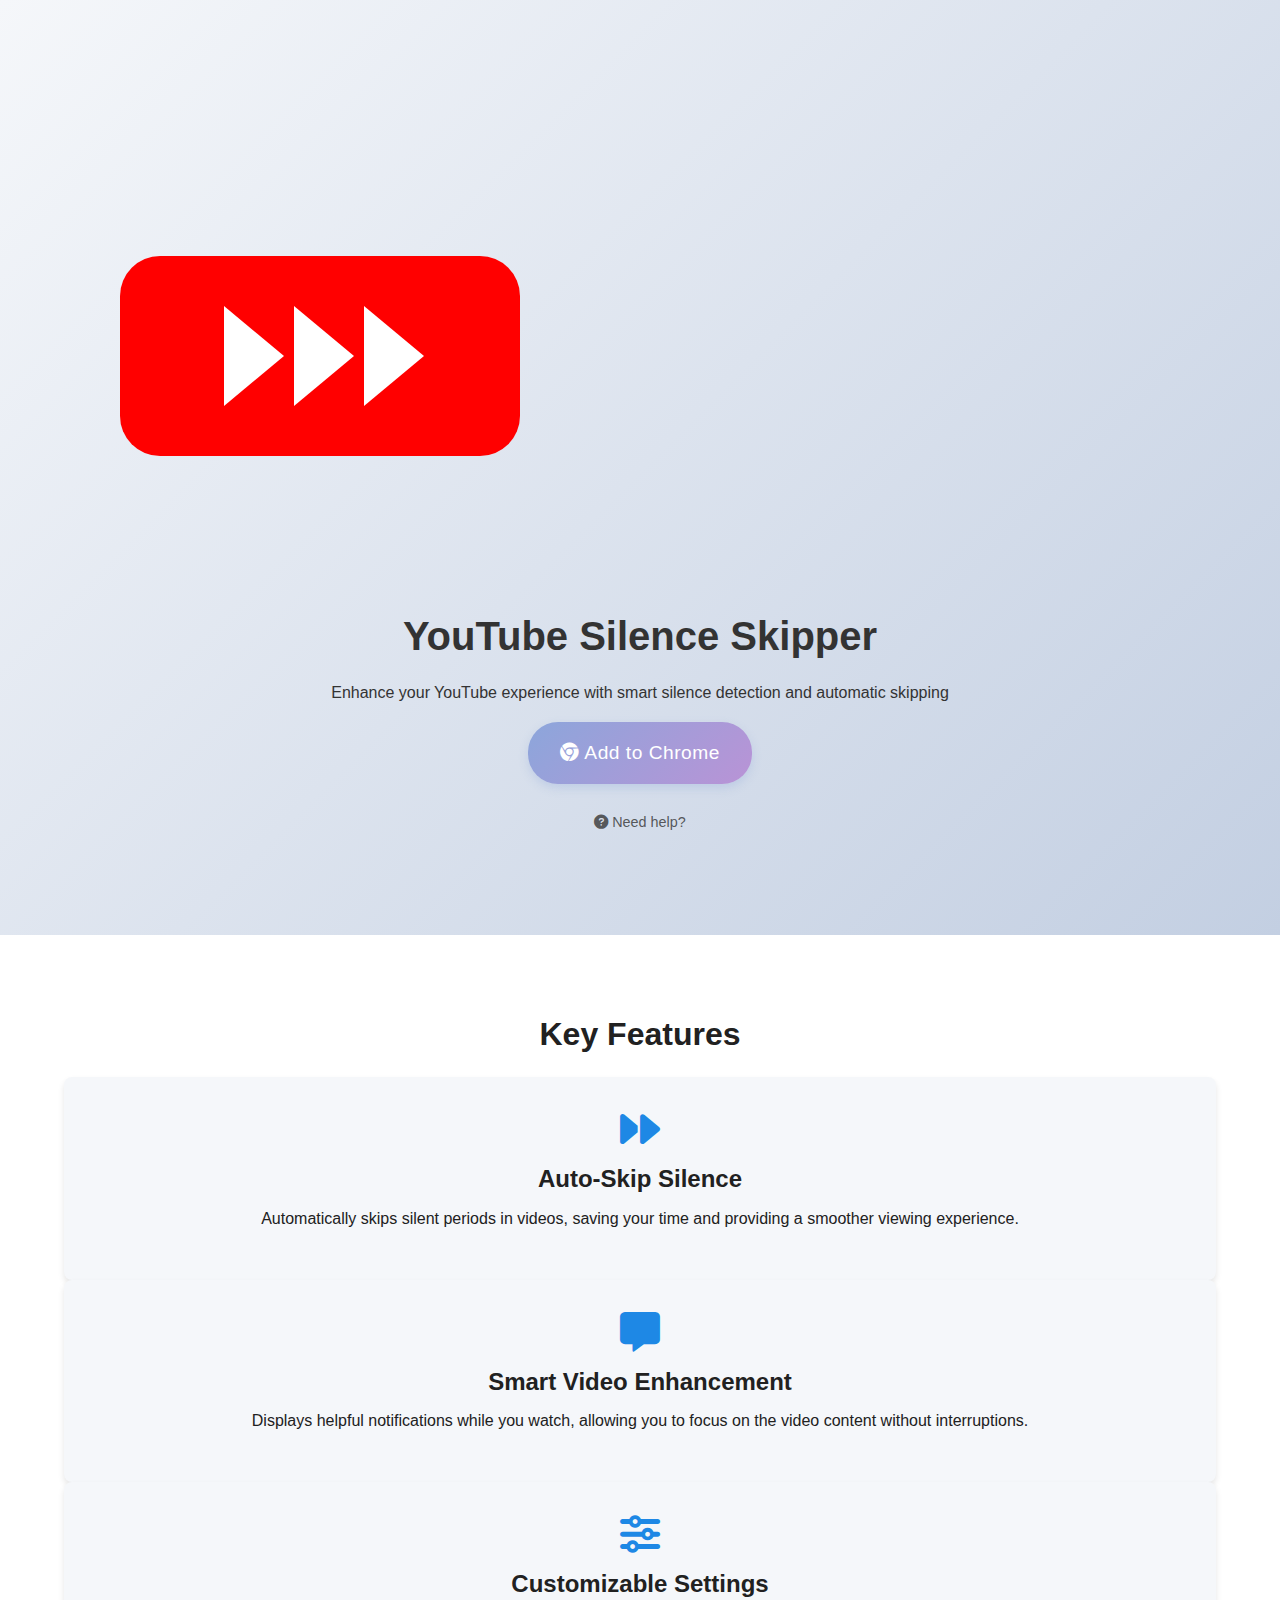
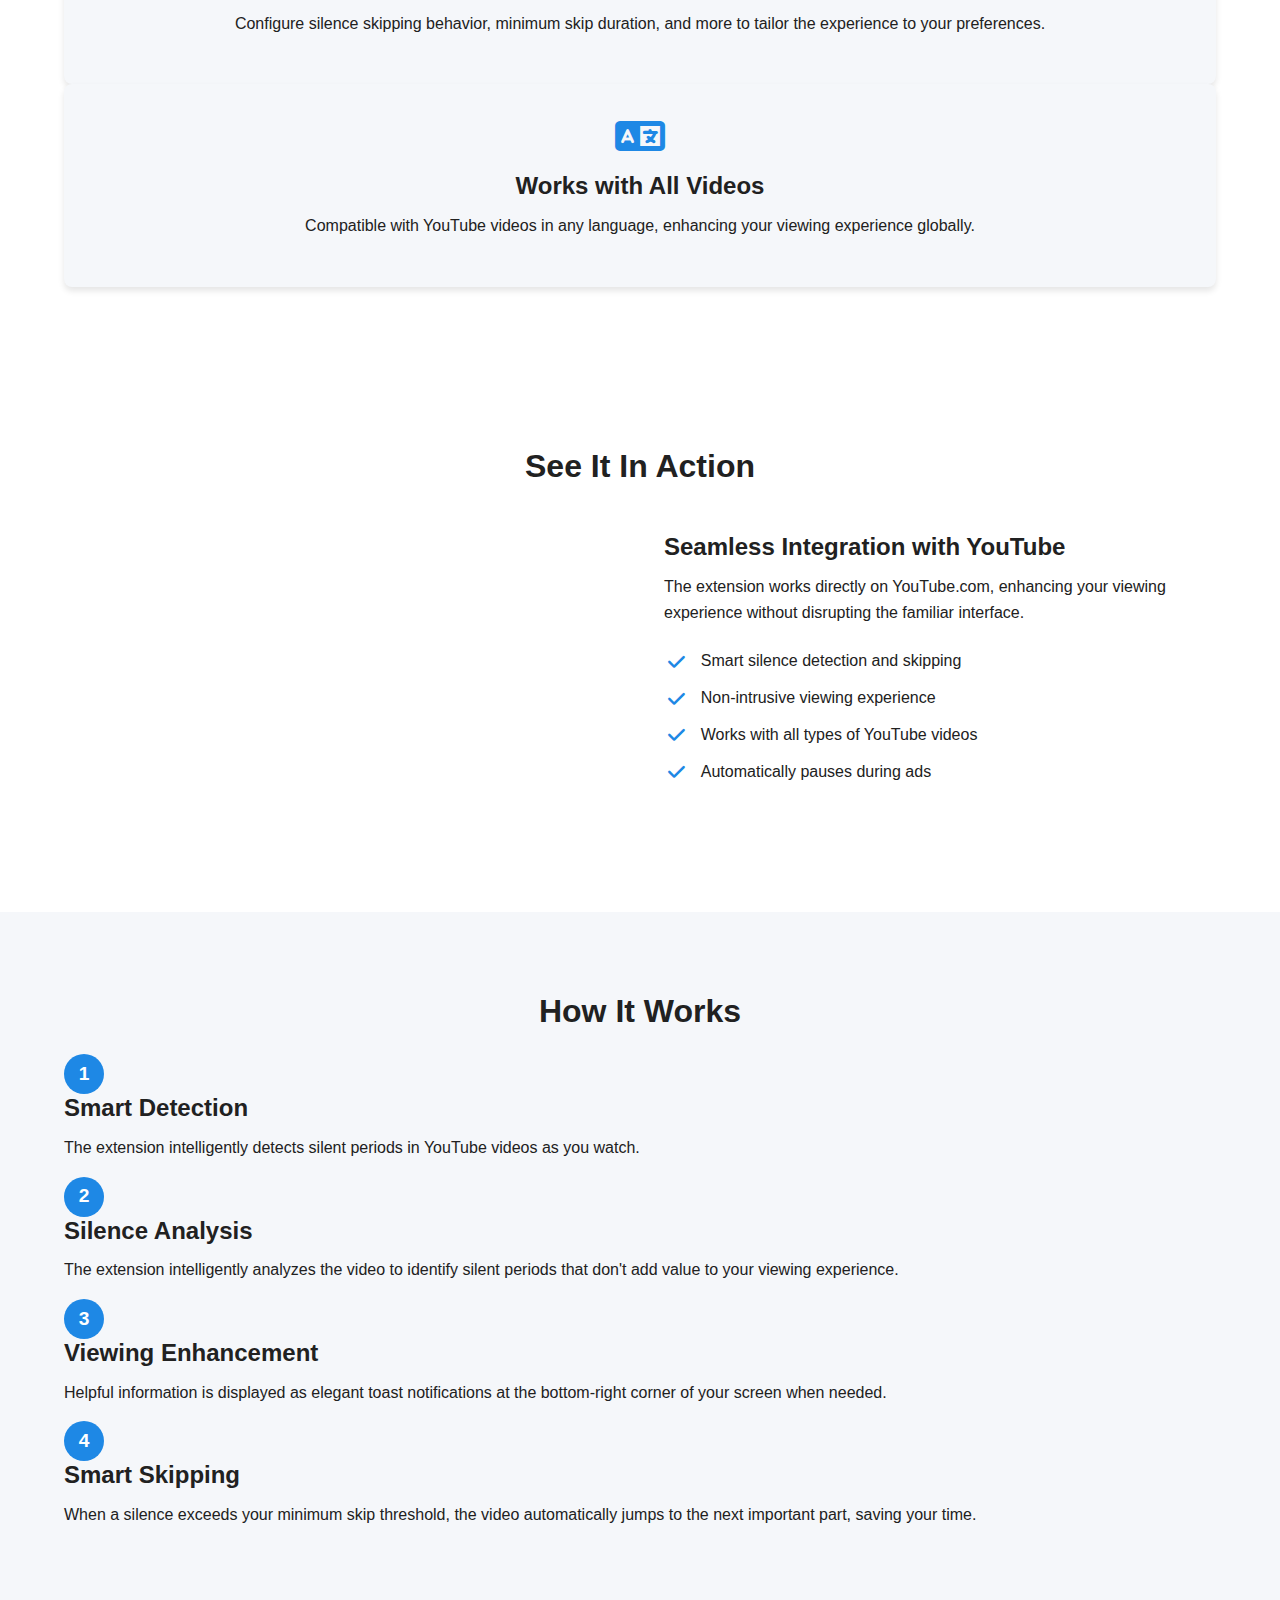
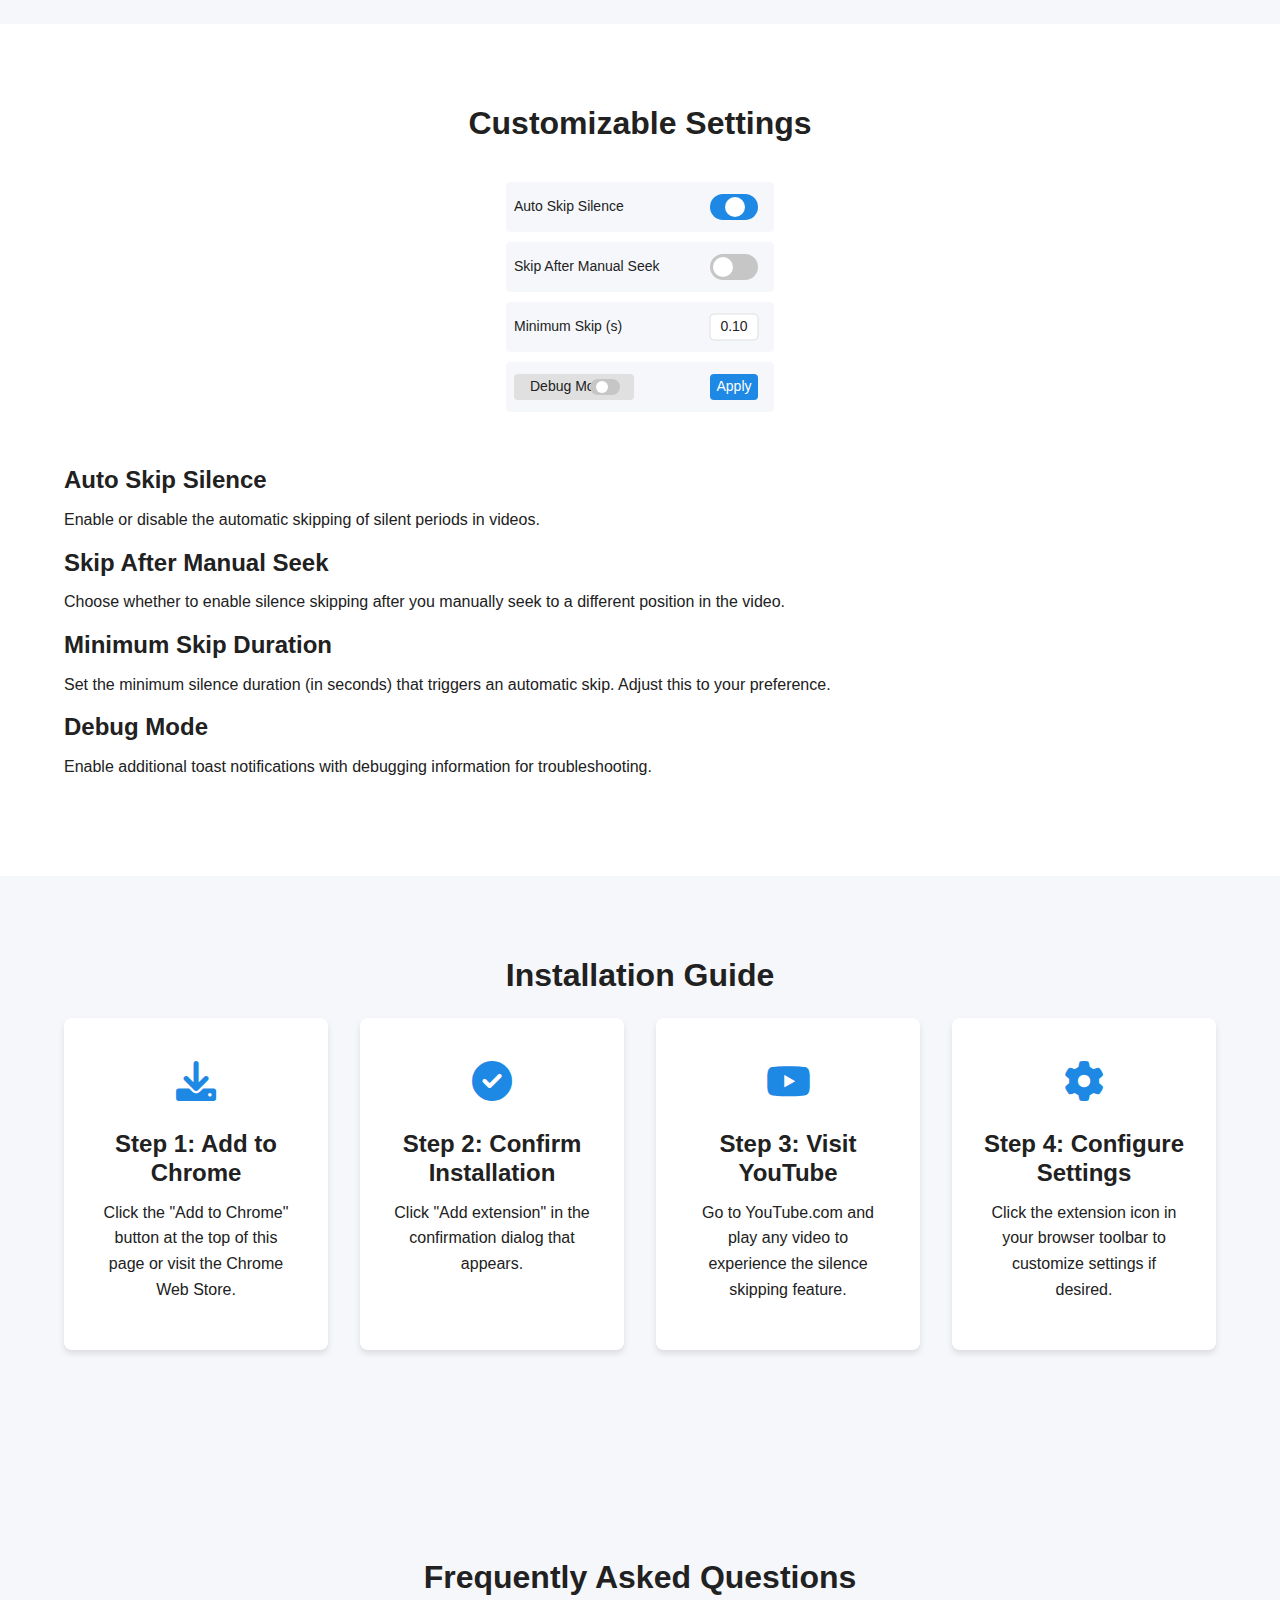
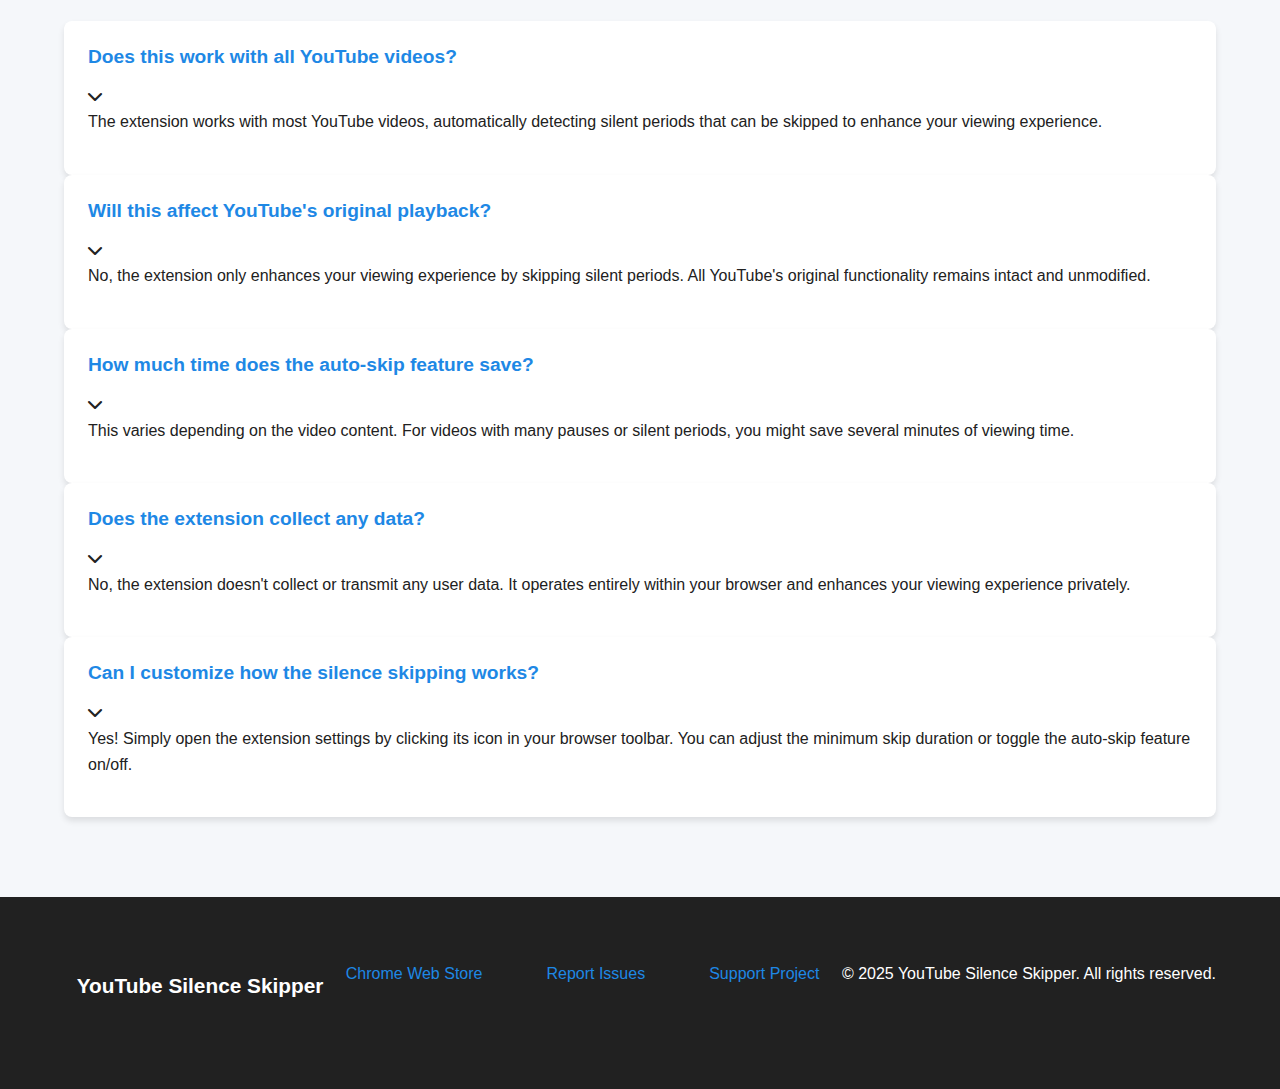
<file: index.html>
<!DOCTYPE html>
<html lang="en">
<head>
    <meta charset="UTF-8">
    <meta name="viewport" content="width=device-width, initial-scale=1.0">
    <title>YouTube Silence Skipper - Chrome Extension</title>
    
    <!-- Primary Meta Tags -->
    <meta name="description" content="YouTube Silence Skipper - A Chrome extension that automatically skips silent periods in YouTube videos to enhance your viewing experience.">
    <meta name="keywords" content="YouTube, silence skipper, Chrome extension, YouTube enhancement, video playback, auto-skip, silence detection">
    
    <!-- Open Graph / Facebook -->
    <meta property="og:type" content="website">
    <meta property="og:url" content="https://youtube-silenceskipper.com/">
    <meta property="og:title" content="YouTube Silence Skipper - Chrome Extension">
    <meta property="og:description" content="Enhance your YouTube experience with smart silence detection and automatic skipping">
    <meta property="og:image" content="https://youtube-silenceskipper.com/images/logo.png">
    
    <!-- Twitter -->
    <meta name="twitter:card" content="summary_large_image">
    <meta name="twitter:url" content="https://youtube-silenceskipper.com/">
    <meta name="twitter:title" content="YouTube Silence Skipper - Chrome Extension">
    <meta name="twitter:description" content="Enhance your YouTube experience with smart silence detection and automatic skipping">
    <meta name="twitter:image" content="https://youtube-silenceskipper.com/images/logo.png">
    
    <!-- Canonical URL -->
    <link rel="canonical" href="https://youtube-silenceskipper.com/">
    
    <!-- Alternate Language -->
    <link rel="alternate" hreflang="ko" href="https://youtube-silenceskipper.com/ko/">
    <link rel="alternate" hreflang="x-default" href="https://youtube-silenceskipper.com/">
    
    <!-- Favicon and PWA -->
    <link rel="icon" type="image/svg+xml" sizes="32x32" href="images/favicon-32x32.svg">
    <link rel="icon" type="image/svg+xml" sizes="16x16" href="images/favicon-16x16.svg">
    <link rel="apple-touch-icon" type="image/svg+xml" sizes="180x180" href="images/apple-touch-icon.svg">
    <link rel="icon" type="image/svg+xml" href="images/favicon.svg">
    <link rel="manifest" href="site.webmanifest">
    <meta name="theme-color" content="#ff0000">
    
    <!-- Stylesheets -->
    <link rel="stylesheet" href="styles.css">
    <link rel="stylesheet" href="https://cdnjs.cloudflare.com/ajax/libs/font-awesome/6.0.0-beta3/css/all.min.css">
</head>
<body>
    <style>
        /* Light Clean Theme */
        .hero {
            background: linear-gradient(135deg, #f5f7fa 0%, #c3cfe2 100%) !important;
            color: #333;
            padding: 100px 0;
            text-align: center;
        }
        
        /* Button style - elegant and sophisticated */
        .main-cta {
            background: linear-gradient(135deg, #8ca6db 0%, #b993d6 100%) !important;
            color: white !important;
            border: none !important;
            border-radius: 30px !important; /* Rounded corners for modern look */
            letter-spacing: 0.5px !important;
            font-weight: 500 !important;
            transition: all 0.3s ease !important;
            box-shadow: 0 4px 10px rgba(140, 166, 219, 0.3) !important;
        }
        
        .main-cta:hover {
            background: linear-gradient(135deg, #7a96cb 0%, #a983c6 100%) !important;
            transform: translateY(-2px) !important;
            box-shadow: 0 6px 15px rgba(140, 166, 219, 0.5) !important;
        }
    </style>
    <header class="hero">
        <div class="container">
            <div class="hero-content">
                <img src="./images/logo.svg" alt="YouTube Silence Skipper Logo" class="logo" loading="lazy">
                <h1>YouTube Silence Skipper</h1>
                <p class="tagline">Enhance your YouTube experience with smart silence detection and automatic skipping</p>
                <div class="cta-container">
                    <a href="#" class="btn main-cta" style="font-size: 1.2rem; padding: 16px 32px;">
                        <i class="fab fa-chrome"></i> Add to Chrome
                    </a>
                    <div class="secondary-cta">
                        <a href="#faq" class="support-link">
                            <i class="fas fa-question-circle"></i> Need help?
                        </a>
                    </div>
                </div>
                <style>
                    /* Animation removed as per user request */
                    /* Hover effect is defined in the main style section above */
                    .cta-container {
                        display: flex;
                        flex-direction: column;
                        align-items: center;
                        gap: 15px;
                    }
                    .main-cta {
                        margin-bottom: 5px;
                    }
                    .secondary-cta {
                        margin-top: 5px;
                    }
                    .support-link {
                        color: rgba(51,51,51,0.8);
                        font-size: 0.9rem;
                        text-decoration: none;
                        transition: color 0.3s ease;
                    }
                    .support-link:hover {
                        color: #333;
                        text-decoration: underline;
                    }
                </style>
            </div>
        </div>
    </header>

    <section class="features">
        <div class="container">
            <h2>Key Features</h2>
            <div class="feature-grid">
                <div class="feature-card">
                    <div class="feature-icon">
                        <i class="fas fa-forward"></i>
                    </div>
                    <h3>Auto-Skip Silence</h3>
                    <p>Automatically skips silent periods in videos, saving your time and providing a smoother viewing experience.</p>
                </div>
                <div class="feature-card">
                    <div class="feature-icon">
                        <i class="fas fa-comment-alt"></i>
                    </div>
                    <h3>Smart Video Enhancement</h3>
                    <p>Displays helpful notifications while you watch, allowing you to focus on the video content without interruptions.</p>
                </div>
                <div class="feature-card">
                    <div class="feature-icon">
                        <i class="fas fa-sliders-h"></i>
                    </div>
                    <h3>Customizable Settings</h3>
                    <p>Configure silence skipping behavior, minimum skip duration, and more to tailor the experience to your preferences.</p>
                </div>
                <div class="feature-card">
                    <div class="feature-icon">
                        <i class="fas fa-language"></i>
                    </div>
                    <h3>Works with All Videos</h3>
                    <p>Compatible with YouTube videos in any language, enhancing your viewing experience globally.</p>
                </div>
            </div>
        </div>
    </section>

    <section class="demo">
        <div class="container">
            <h2>See It In Action</h2>
            <div class="demo-content">
                <div class="demo-video">
                    <iframe width="100%" height="315" src="https://www.youtube.com/embed/dQw4w9WgXcQ?si=Oa-4Fx-pGjiJWZSZ" title="YouTube video player" frameborder="0" allow="accelerometer; autoplay; clipboard-write; encrypted-media; gyroscope; picture-in-picture; web-share" referrerpolicy="strict-origin-when-cross-origin" allowfullscreen class="demo-iframe"></iframe>
                </div>
                <div class="demo-text">
                    <h3>Seamless Integration with YouTube</h3>
                    <p>The extension works directly on YouTube.com, enhancing your viewing experience without disrupting the familiar interface.</p>
                    <ul class="demo-features">
                        <li><i class="fas fa-check"></i> Smart silence detection and skipping</li>
                        <li><i class="fas fa-check"></i> Non-intrusive viewing experience</li>
                        <li><i class="fas fa-check"></i> Works with all types of YouTube videos</li>
                        <li><i class="fas fa-check"></i> Automatically pauses during ads</li>
                    </ul>
                </div>
            </div>
        </div>
    </section>

    <section class="how-it-works">
        <div class="container">
            <h2>How It Works</h2>
            <div class="workflow">
                <div class="workflow-step">
                    <div class="step-number">1</div>
                    <div class="step-content">
                        <h3>Smart Detection</h3>
                        <p>The extension intelligently detects silent periods in YouTube videos as you watch.</p>
                    </div>
                </div>
                <div class="workflow-step">
                    <div class="step-number">2</div>
                    <div class="step-content">
                        <h3>Silence Analysis</h3>
                        <p>The extension intelligently analyzes the video to identify silent periods that don't add value to your viewing experience.</p>
                    </div>
                </div>
                <div class="workflow-step">
                    <div class="step-number">3</div>
                    <div class="step-content">
                        <h3>Viewing Enhancement</h3>
                        <p>Helpful information is displayed as elegant toast notifications at the bottom-right corner of your screen when needed.</p>
                    </div>
                </div>
                <div class="workflow-step">
                    <div class="step-number">4</div>
                    <div class="step-content">
                        <h3>Smart Skipping</h3>
                        <p>When a silence exceeds your minimum skip threshold, the video automatically jumps to the next important part, saving your time.</p>
                    </div>
                </div>
            </div>
        </div>
    </section>

    <section class="settings">
        <div class="container">
            <h2>Customizable Settings</h2>
            <div class="settings-showcase">
                <div class="settings-image">
                    <img src="./images/settings.svg" alt="Extension Settings" class="settings-screenshot" loading="lazy">
                </div>
                <div class="settings-details">
                    <div class="setting-item">
                        <h3>Auto Skip Silence</h3>
                        <p>Enable or disable the automatic skipping of silent periods in videos.</p>
                    </div>
                    <div class="setting-item">
                        <h3>Skip After Manual Seek</h3>
                        <p>Choose whether to enable silence skipping after you manually seek to a different position in the video.</p>
                    </div>
                    <div class="setting-item">
                        <h3>Minimum Skip Duration</h3>
                        <p>Set the minimum silence duration (in seconds) that triggers an automatic skip. Adjust this to your preference.</p>
                    </div>
                    <div class="setting-item">
                        <h3>Debug Mode</h3>
                        <p>Enable additional toast notifications with debugging information for troubleshooting.</p>
                    </div>
                </div>
            </div>
        </div>
    </section>

    <section class="installation">
        <div class="container">
            <h2>Installation Guide</h2>
            <div class="installation-steps">
                <div class="installation-step">
                    <div class="step-icon">
                        <i class="fas fa-download"></i>
                    </div>
                    <h3>Step 1: Add to Chrome</h3>
                    <p>Click the "Add to Chrome" button at the top of this page or visit the Chrome Web Store.</p>
                </div>
                <div class="installation-step">
                    <div class="step-icon">
                        <i class="fas fa-check-circle"></i>
                    </div>
                    <h3>Step 2: Confirm Installation</h3>
                    <p>Click "Add extension" in the confirmation dialog that appears.</p>
                </div>
                <div class="installation-step">
                    <div class="step-icon">
                        <i class="fa-brands fa-youtube"></i>
                    </div>
                    <h3>Step 3: Visit YouTube</h3>
                    <p>Go to YouTube.com and play any video to experience the silence skipping feature.</p>
                </div>
                <div class="installation-step">
                    <div class="step-icon">
                        <i class="fas fa-cog"></i>
                    </div>
                    <h3>Step 4: Configure Settings</h3>
                    <p>Click the extension icon in your browser toolbar to customize settings if desired.</p>
                </div>
            </div>
        </div>
    </section>

    <section id="faq" class="faq">
        <div class="container">
            <h2>Frequently Asked Questions</h2>
            <div class="faq-list">
                <div class="faq-item">
                    <div class="faq-question">
                        <h3>Does this work with all YouTube videos?</h3>
                        <span class="faq-toggle"><i class="fas fa-chevron-down"></i></span>
                    </div>
                    <div class="faq-answer">
                        <p>The extension works with most YouTube videos, automatically detecting silent periods that can be skipped to enhance your viewing experience.</p>
                    </div>
                </div>
                <div class="faq-item">
                    <div class="faq-question">
                        <h3>Will this affect YouTube's original playback?</h3>
                        <span class="faq-toggle"><i class="fas fa-chevron-down"></i></span>
                    </div>
                    <div class="faq-answer">
                        <p>No, the extension only enhances your viewing experience by skipping silent periods. All YouTube's original functionality remains intact and unmodified.</p>
                    </div>
                </div>
                <div class="faq-item">
                    <div class="faq-question">
                        <h3>How much time does the auto-skip feature save?</h3>
                        <span class="faq-toggle"><i class="fas fa-chevron-down"></i></span>
                    </div>
                    <div class="faq-answer">
                        <p>This varies depending on the video content. For videos with many pauses or silent periods, you might save several minutes of viewing time.</p>
                    </div>
                </div>
                <div class="faq-item">
                    <div class="faq-question">
                        <h3>Does the extension collect any data?</h3>
                        <span class="faq-toggle"><i class="fas fa-chevron-down"></i></span>
                    </div>
                    <div class="faq-answer">
                        <p>No, the extension doesn't collect or transmit any user data. It operates entirely within your browser and enhances your viewing experience privately.</p>
                    </div>
                </div>
                <div class="faq-item">
                    <div class="faq-question">
                        <h3>Can I customize how the silence skipping works?</h3>
                        <span class="faq-toggle"><i class="fas fa-chevron-down"></i></span>
                    </div>
                    <div class="faq-answer">
                        <p>Yes! Simply open the extension settings by clicking its icon in your browser toolbar. You can adjust the minimum skip duration or toggle the auto-skip feature on/off.</p>
                    </div>
                </div>
            </div>
        </div>
    </section>

    <footer>
        <div class="container">
            <div class="footer-content">
                <div class="footer-logo">
                    <img src="./images/logo-small.svg" alt="YouTube Silence Skipper Logo" class="footer-logo-img" loading="lazy">
                    <span>YouTube Silence Skipper</span>
                </div>
                <div class="footer-links">
                    <a href="https://chrome.google.com/webstore/detail/youtube-silence-skipper/abcdefghijklmnopqrstuvwxyz" target="_blank">Chrome Web Store</a>
                    <a href="https://github.com/YouTube-Silence-Skipper/YouTube-Silence-Skipper.github.io/issues" target="_blank">Report Issues</a>
                    <a href="https://github.com/sponsors/LeeDongGeon1996" target="_blank">Support Project</a>
                </div>
                <div class="footer-copyright">
                    <p>&copy; 2025 YouTube Silence Skipper. All rights reserved.</p>
                </div>
            </div>
        </div>
    </footer>

    <!-- Structured Data -->
    <script type="application/ld+json">
    {
      "@context": "https://schema.org",
      "@type": "SoftwareApplication",
      "name": "YouTube Silence Skipper",
      "operatingSystem": "Chrome",
      "applicationCategory": "BrowserApplication",
      "offers": {
        "@type": "Offer",
        "price": "0",
        "priceCurrency": "USD"
      },
      "description": "Enhance your YouTube experience with smart silence detection and automatic skipping",
      "aggregateRating": {
        "@type": "AggregateRating",
        "ratingValue": "4.8",
        "ratingCount": "100"
      }
    }
    </script>
    
    <!-- Main Script with defer for performance -->
    <script src="script.js" defer></script>
</body>
</html>
</file>
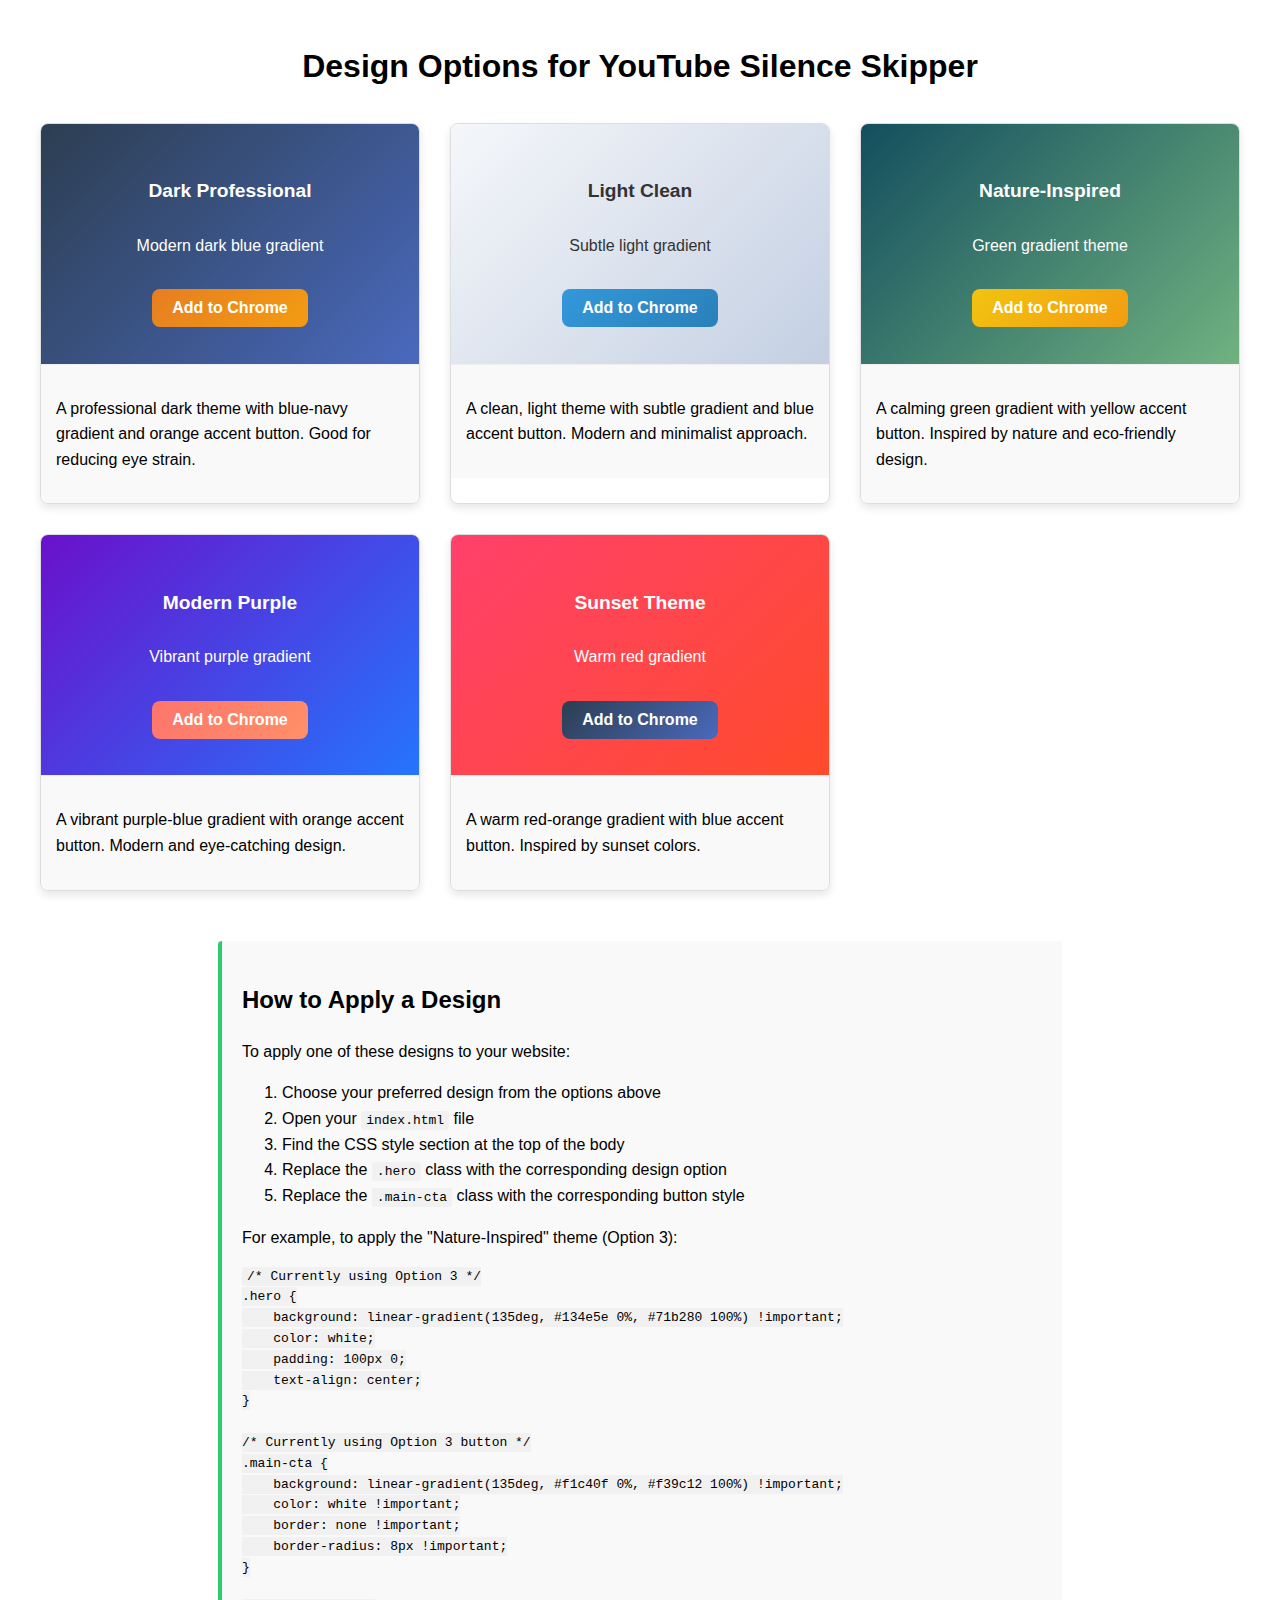
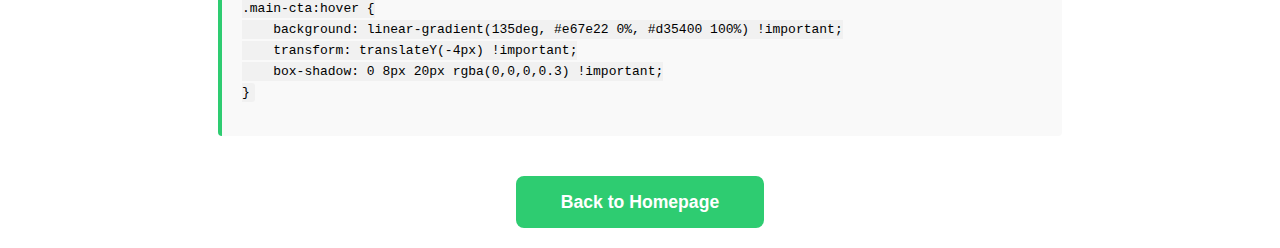
<file: design-switcher.html>
<!DOCTYPE html>
<html lang="en">
<head>
    <meta charset="UTF-8">
    <meta name="viewport" content="width=device-width, initial-scale=1.0">
    <title>Design Options - YouTube Silence Skipper</title>
    <style>
        body {
            font-family: -apple-system, BlinkMacSystemFont, "Segoe UI", Roboto, Oxygen, Ubuntu, Cantarell, "Open Sans", "Helvetica Neue", sans-serif;
            max-width: 1200px;
            margin: 0 auto;
            padding: 20px;
            line-height: 1.6;
        }
        h1 {
            text-align: center;
            margin-bottom: 30px;
        }
        .design-options {
            display: grid;
            grid-template-columns: repeat(auto-fit, minmax(300px, 1fr));
            gap: 30px;
            margin-bottom: 50px;
        }
        .design-option {
            border: 1px solid #ddd;
            border-radius: 8px;
            overflow: hidden;
            box-shadow: 0 4px 8px rgba(0,0,0,0.1);
            transition: transform 0.3s ease, box-shadow 0.3s ease;
        }
        .design-option:hover {
            transform: translateY(-5px);
            box-shadow: 0 8px 16px rgba(0,0,0,0.15);
        }
        .design-preview {
            height: 200px;
            display: flex;
            flex-direction: column;
            justify-content: center;
            align-items: center;
            text-align: center;
            padding: 20px;
        }
        .option-title {
            font-size: 1.2rem;
            margin-bottom: 10px;
        }
        .option-description {
            padding: 15px;
            background-color: #f9f9f9;
            border-top: 1px solid #eee;
        }
        .btn {
            display: inline-flex;
            align-items: center;
            justify-content: center;
            padding: 10px 20px;
            border-radius: 8px;
            font-weight: 600;
            font-size: 1rem;
            text-align: center;
            cursor: pointer;
            transition: all 0.3s ease;
            text-decoration: none;
            margin-top: 15px;
        }
        
        /* Design Option 1: Dark Professional Theme */
        .hero-option1 {
            background: linear-gradient(135deg, #2c3e50 0%, #4a69bd 100%);
            color: white;
        }
        .btn-option1 {
            background: linear-gradient(135deg, #e67e22 0%, #f39c12 100%);
            color: white;
            border: none;
        }
        
        /* Design Option 2: Light Clean Theme */
        .hero-option2 {
            background: linear-gradient(135deg, #f5f7fa 0%, #c3cfe2 100%);
            color: #333;
        }
        .btn-option2 {
            background: linear-gradient(135deg, #3498db 0%, #2980b9 100%);
            color: white;
            border: none;
        }
        
        /* Design Option 3: Nature-Inspired Theme */
        .hero-option3 {
            background: linear-gradient(135deg, #134e5e 0%, #71b280 100%);
            color: white;
        }
        .btn-option3 {
            background: linear-gradient(135deg, #f1c40f 0%, #f39c12 100%);
            color: white;
            border: none;
        }
        
        /* Design Option 4: Modern Purple Theme */
        .hero-option4 {
            background: linear-gradient(135deg, #6a11cb 0%, #2575fc 100%);
            color: white;
        }
        .btn-option4 {
            background: linear-gradient(135deg, #fd746c 0%, #ff9068 100%);
            color: white;
            border: none;
        }
        
        /* Design Option 5: Sunset Theme */
        .hero-option5 {
            background: linear-gradient(135deg, #ff416c 0%, #ff4b2b 100%);
            color: white;
        }
        .btn-option5 {
            background: linear-gradient(135deg, #2c3e50 0%, #4a69bd 100%);
            color: white;
            border: none;
        }
        
        .apply-btn {
            display: block;
            width: 200px;
            margin: 0 auto;
            padding: 12px 24px;
            background-color: #2ecc71;
            color: white;
            border: none;
            border-radius: 8px;
            font-size: 1.1rem;
            font-weight: 600;
            cursor: pointer;
            transition: all 0.3s ease;
            text-align: center;
            text-decoration: none;
        }
        
        .apply-btn:hover {
            background-color: #27ae60;
            transform: translateY(-2px);
            box-shadow: 0 4px 8px rgba(0,0,0,0.2);
        }
        
        .instructions {
            max-width: 800px;
            margin: 40px auto;
            padding: 20px;
            background-color: #f9f9f9;
            border-left: 4px solid #2ecc71;
            border-radius: 4px;
        }
        
        code {
            background-color: #f1f1f1;
            padding: 2px 5px;
            border-radius: 3px;
            font-family: monospace;
        }
    </style>
</head>
<body>
    <h1>Design Options for YouTube Silence Skipper</h1>
    
    <div class="design-options">
        <div class="design-option">
            <div class="design-preview hero-option1">
                <h2 class="option-title">Dark Professional</h2>
                <p>Modern dark blue gradient</p>
                <button class="btn btn-option1">Add to Chrome</button>
            </div>
            <div class="option-description">
                <p>A professional dark theme with blue-navy gradient and orange accent button. Good for reducing eye strain.</p>
            </div>
        </div>
        
        <div class="design-option">
            <div class="design-preview hero-option2">
                <h2 class="option-title">Light Clean</h2>
                <p>Subtle light gradient</p>
                <button class="btn btn-option2">Add to Chrome</button>
            </div>
            <div class="option-description">
                <p>A clean, light theme with subtle gradient and blue accent button. Modern and minimalist approach.</p>
            </div>
        </div>
        
        <div class="design-option">
            <div class="design-preview hero-option3">
                <h2 class="option-title">Nature-Inspired</h2>
                <p>Green gradient theme</p>
                <button class="btn btn-option3">Add to Chrome</button>
            </div>
            <div class="option-description">
                <p>A calming green gradient with yellow accent button. Inspired by nature and eco-friendly design.</p>
            </div>
        </div>
        
        <div class="design-option">
            <div class="design-preview hero-option4">
                <h2 class="option-title">Modern Purple</h2>
                <p>Vibrant purple gradient</p>
                <button class="btn btn-option4">Add to Chrome</button>
            </div>
            <div class="option-description">
                <p>A vibrant purple-blue gradient with orange accent button. Modern and eye-catching design.</p>
            </div>
        </div>
        
        <div class="design-option">
            <div class="design-preview hero-option5">
                <h2 class="option-title">Sunset Theme</h2>
                <p>Warm red gradient</p>
                <button class="btn btn-option5">Add to Chrome</button>
            </div>
            <div class="option-description">
                <p>A warm red-orange gradient with blue accent button. Inspired by sunset colors.</p>
            </div>
        </div>
    </div>
    
    <div class="instructions">
        <h2>How to Apply a Design</h2>
        <p>To apply one of these designs to your website:</p>
        <ol>
            <li>Choose your preferred design from the options above</li>
            <li>Open your <code>index.html</code> file</li>
            <li>Find the CSS style section at the top of the body</li>
            <li>Replace the <code>.hero</code> class with the corresponding design option</li>
            <li>Replace the <code>.main-cta</code> class with the corresponding button style</li>
        </ol>
        <p>For example, to apply the "Nature-Inspired" theme (Option 3):</p>
        <pre><code>/* Currently using Option 3 */
.hero {
    background: linear-gradient(135deg, #134e5e 0%, #71b280 100%) !important;
    color: white;
    padding: 100px 0;
    text-align: center;
}

/* Currently using Option 3 button */
.main-cta {
    background: linear-gradient(135deg, #f1c40f 0%, #f39c12 100%) !important;
    color: white !important;
    border: none !important;
    border-radius: 8px !important;
}

.main-cta:hover {
    background: linear-gradient(135deg, #e67e22 0%, #d35400 100%) !important;
    transform: translateY(-4px) !important;
    box-shadow: 0 8px 20px rgba(0,0,0,0.3) !important;
}</code></pre>
    </div>
    
    <a href="index.html" class="apply-btn">Back to Homepage</a>
</body>
</html>
</file>
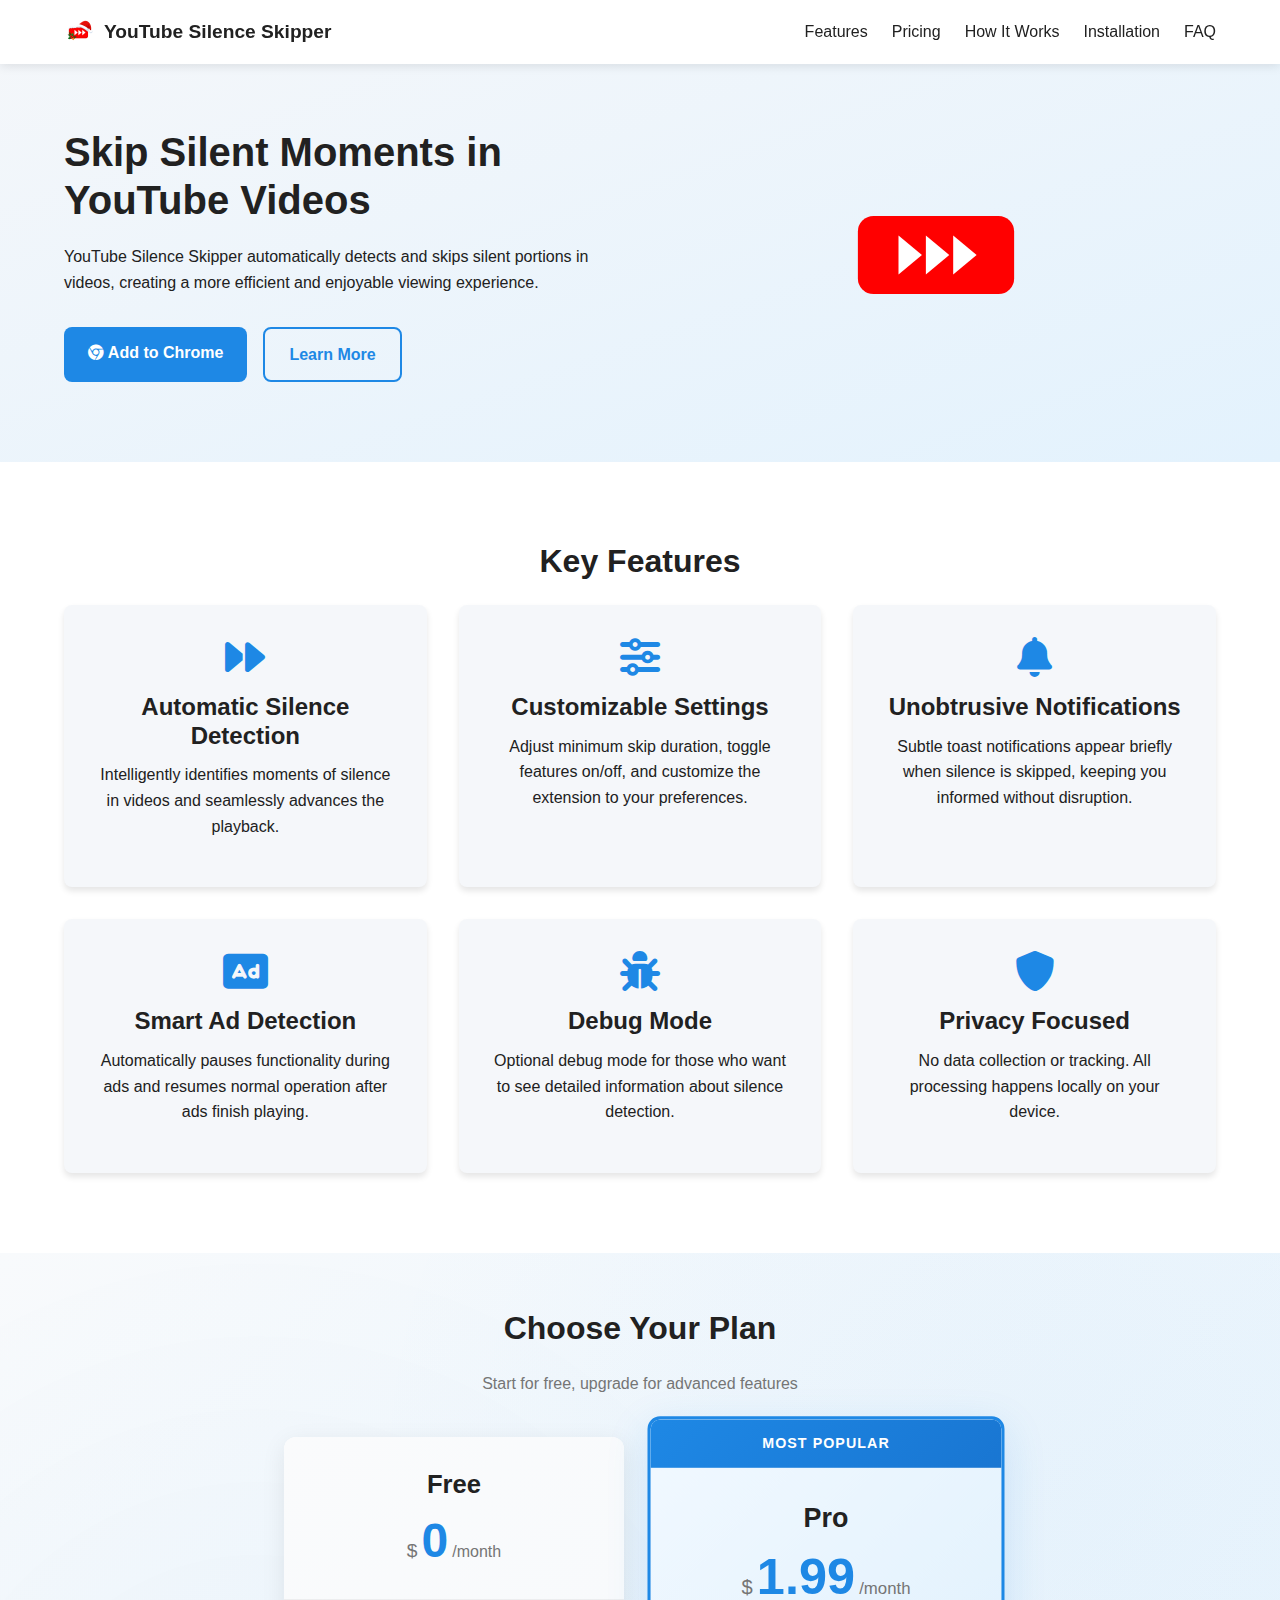
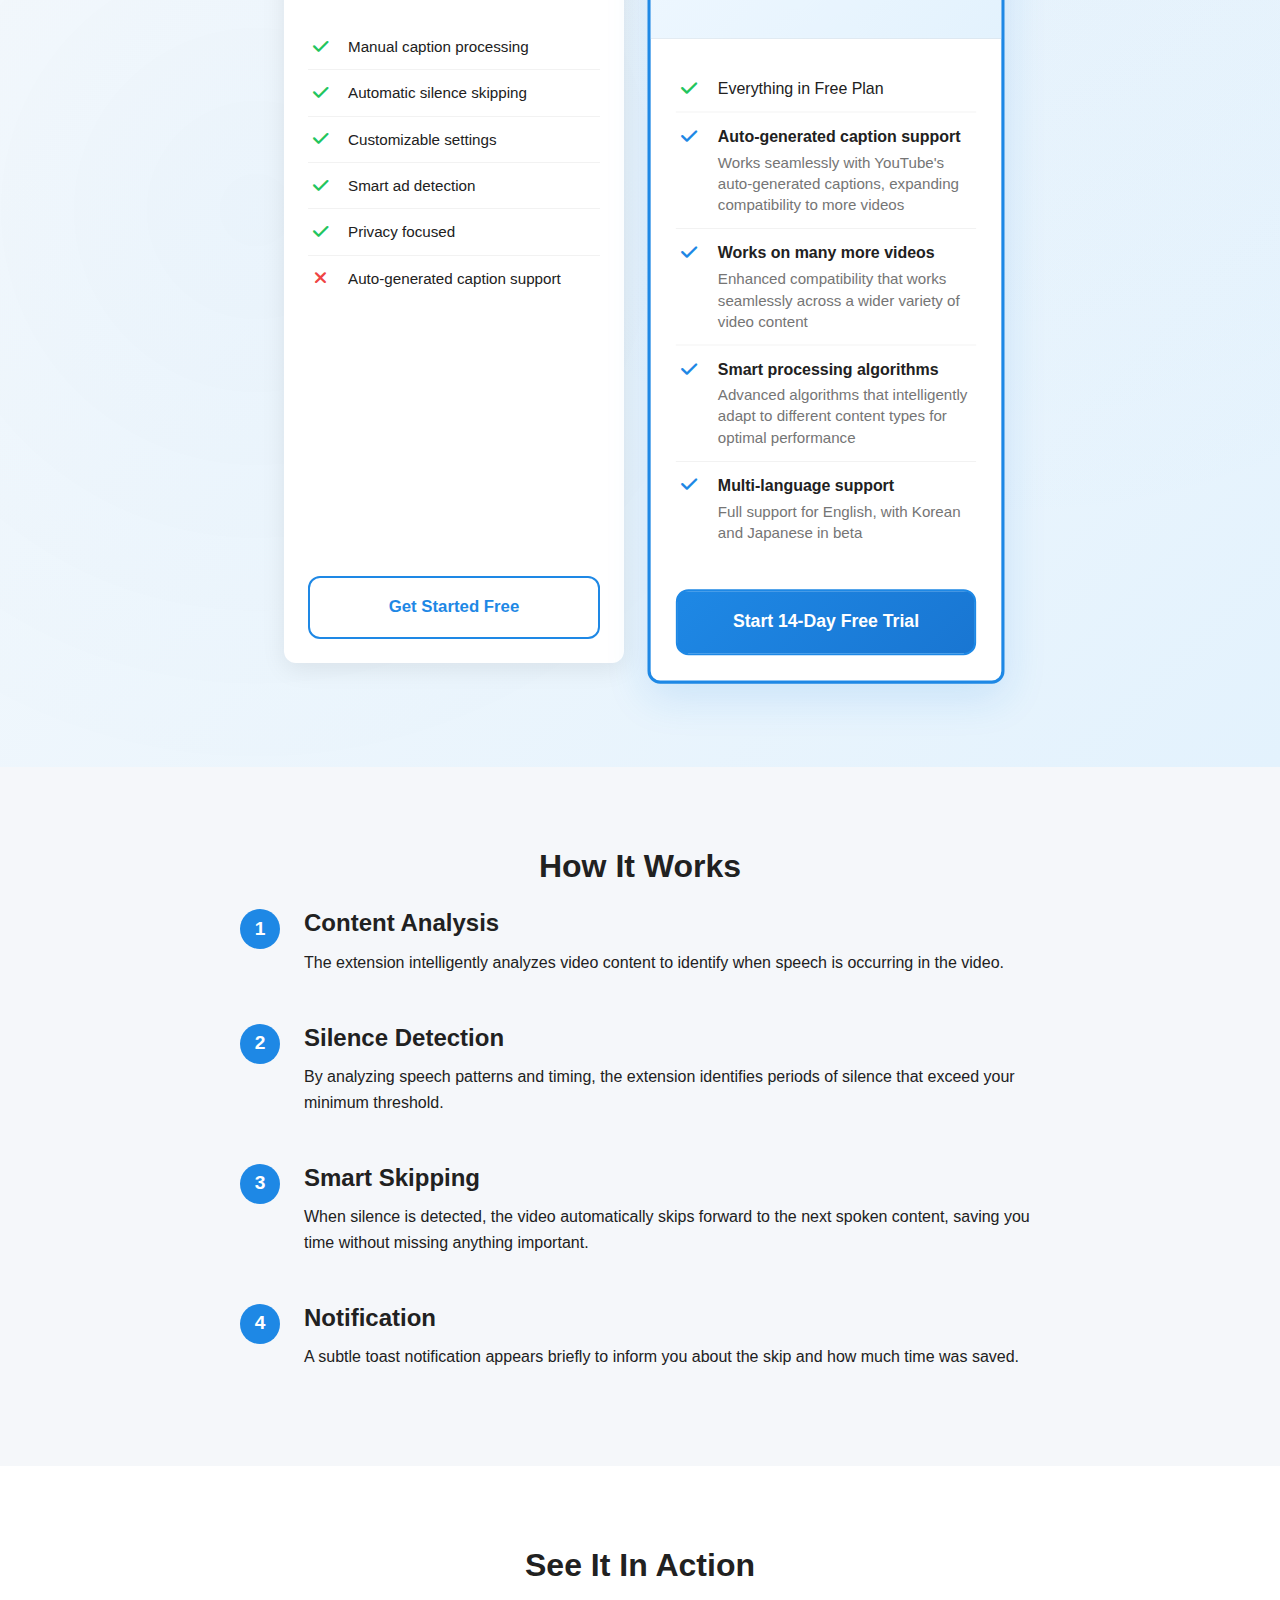
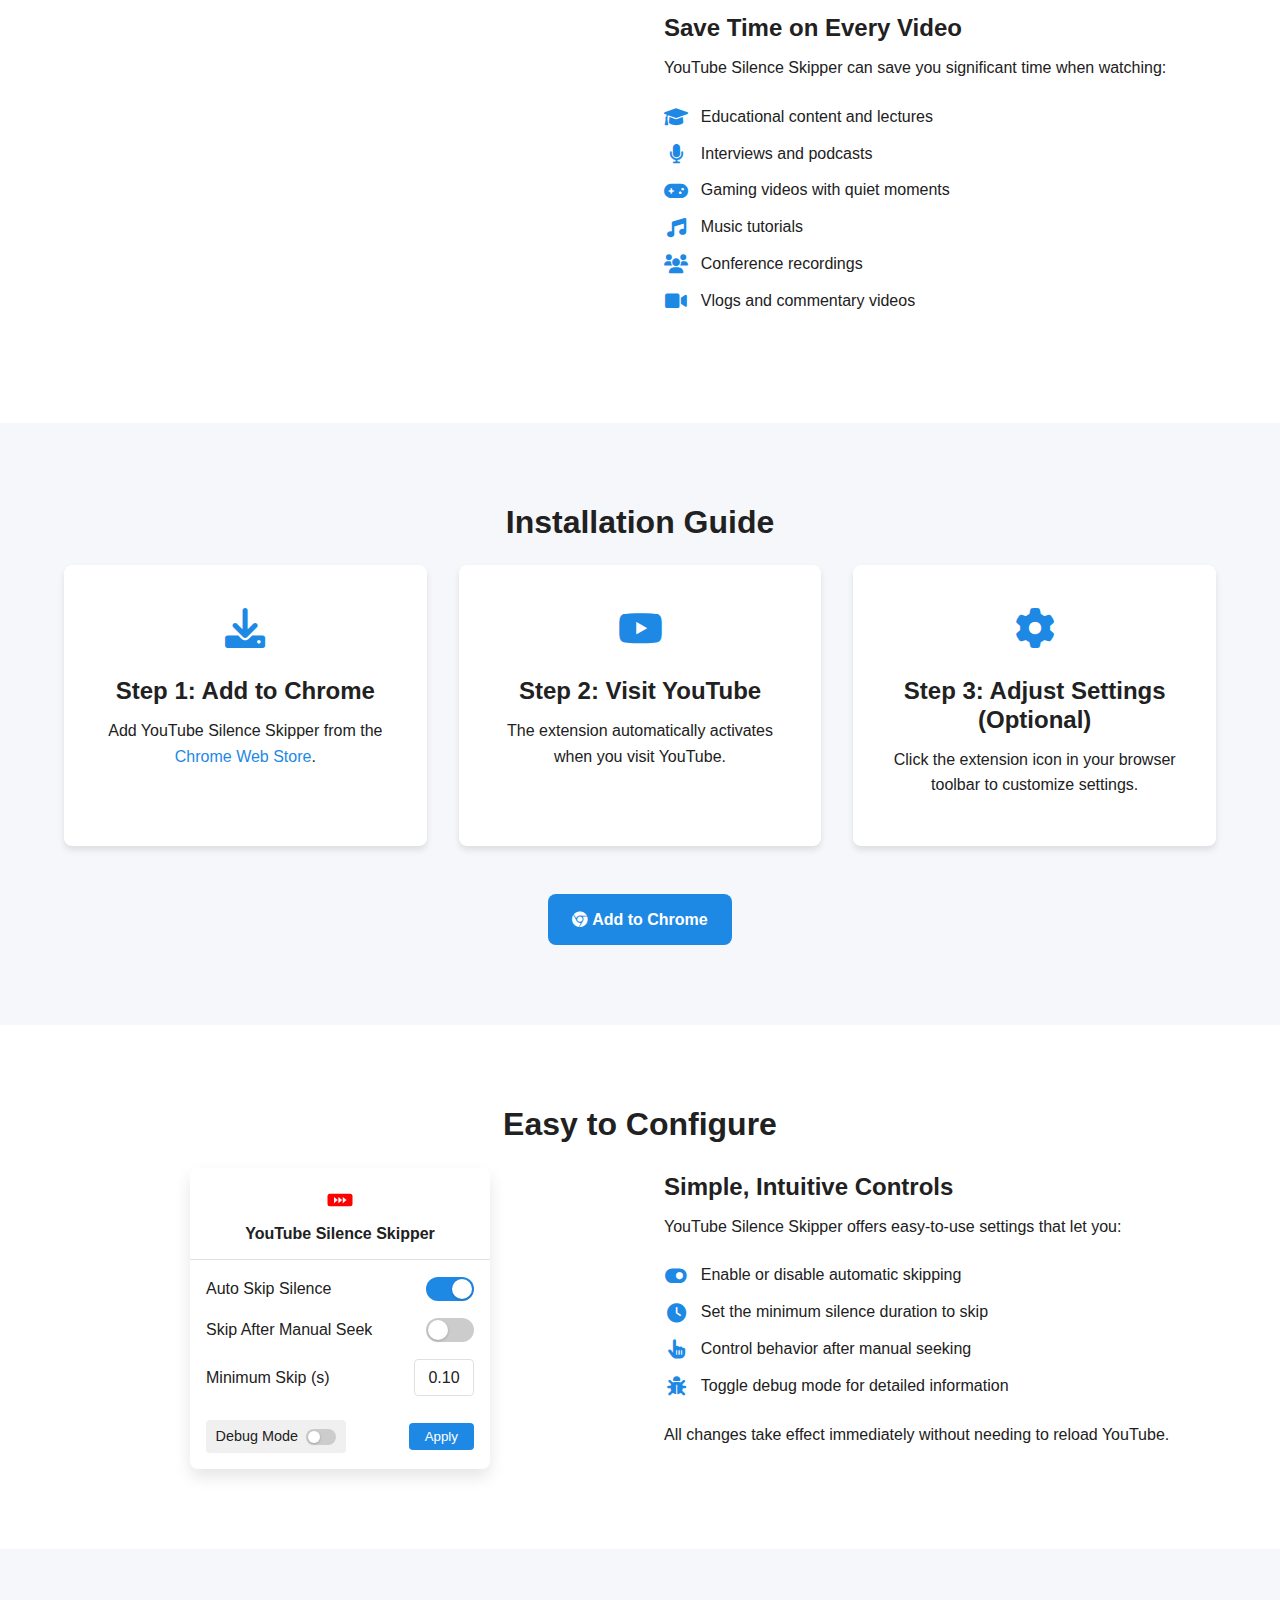
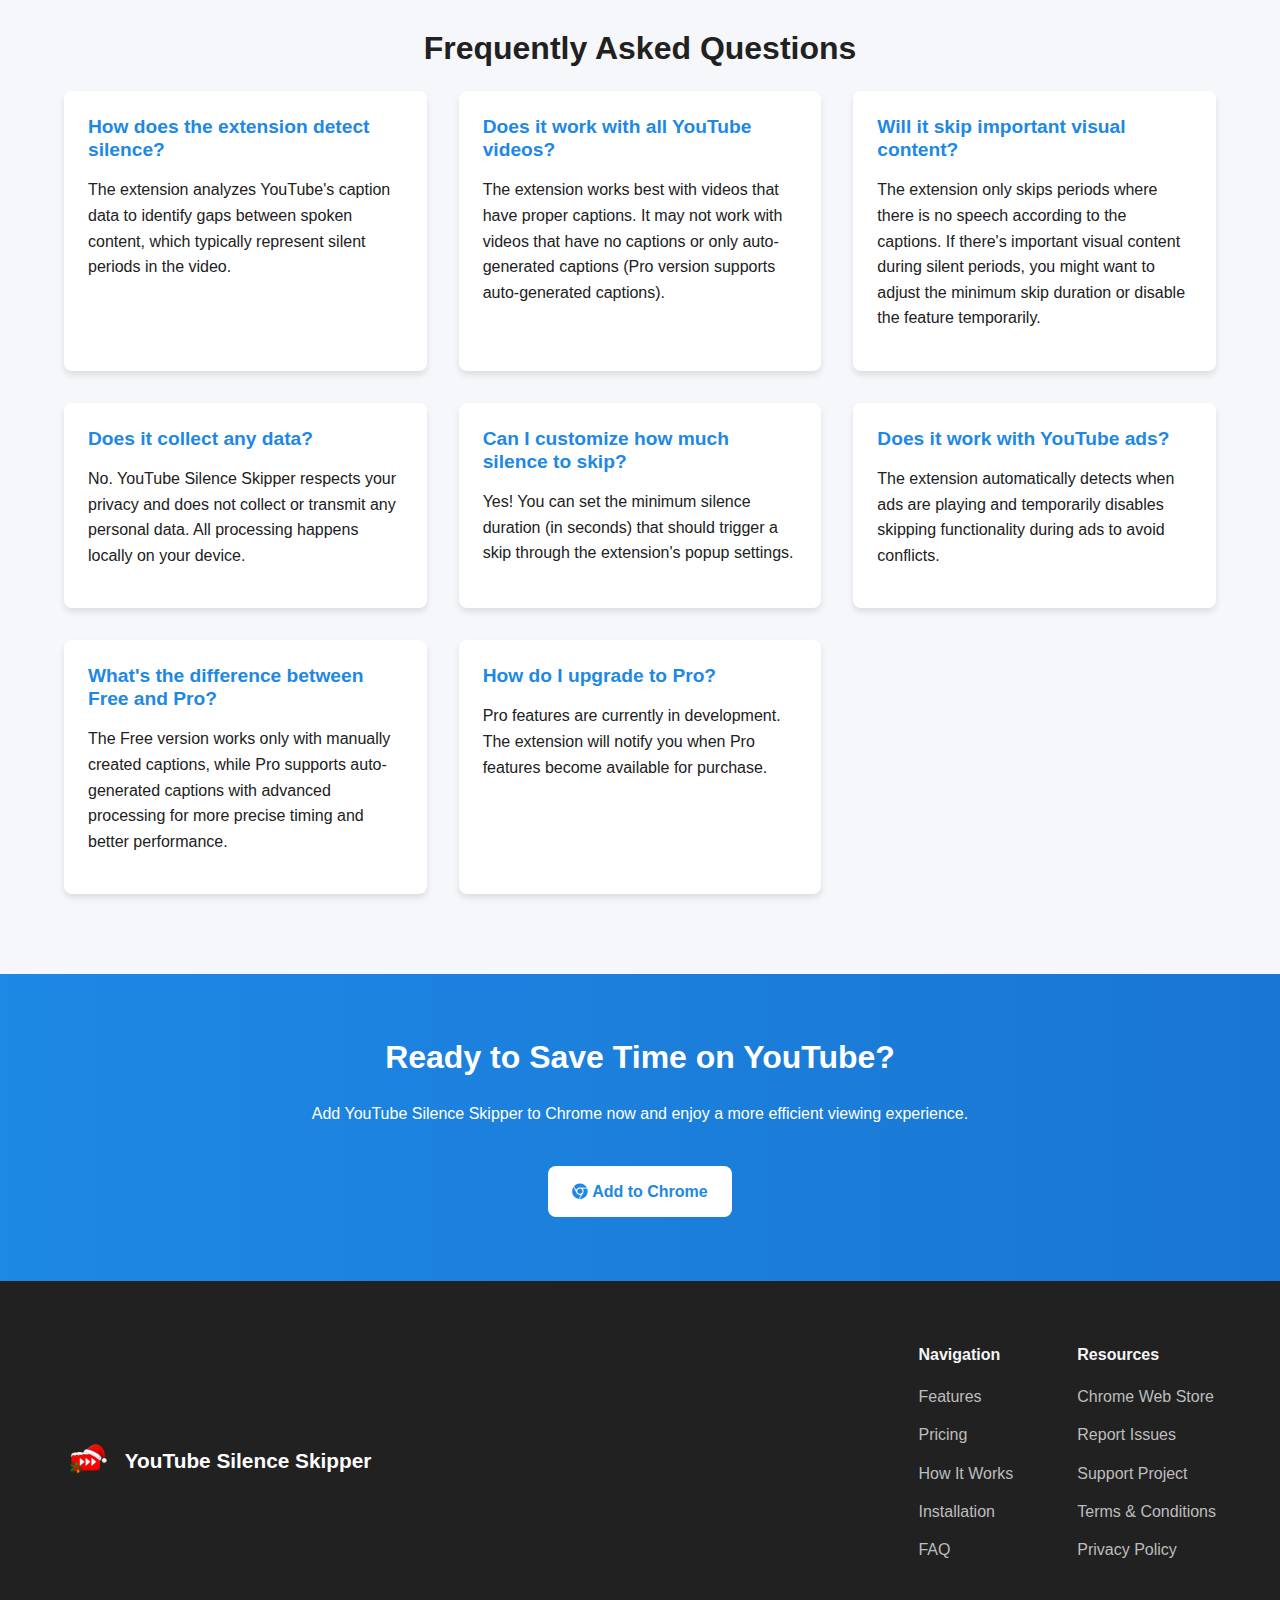
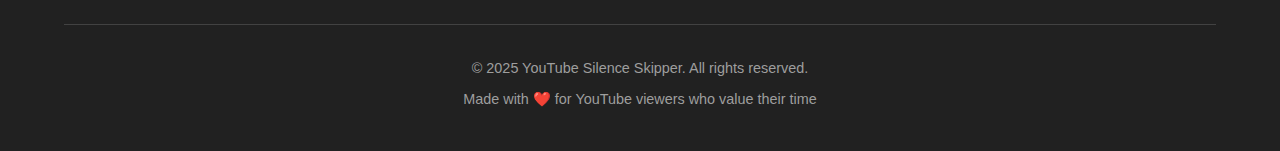
<file: index-old.html>
<!DOCTYPE html>
<html lang="en">
<head>
  <meta charset="UTF-8">
  <meta name="viewport" content="width=device-width, initial-scale=1.0">
  <title>YouTube Silence Skipper - Skip Silent Moments in YouTube Videos</title>
  <meta name="description" content="A Chrome extension that automatically skips silent periods in YouTube videos for a smoother viewing experience.">
  <meta name="keywords" content="YouTube, silence skipper, Chrome extension, video, skip silence, productivity, YouTube tools, browser extension">
  <meta name="author" content="YouTube Silence Skipper">
  <meta name="robots" content="index, follow, max-snippet:-1, max-image-preview:large, max-video-preview:-1">
  <link rel="canonical" href="https://youtube-silenceskipper.com/">
  
  <!-- Open Graph / Facebook -->
  <meta property="og:type" content="website">
  <meta property="og:url" content="https://youtube-silenceskipper.com/">
  <meta property="og:title" content="YouTube Silence Skipper - Skip Silent Moments in YouTube Videos">
  <meta property="og:description" content="A Chrome extension that automatically skips silent periods in YouTube videos for a smoother viewing experience. Save time and enhance your YouTube experience.">
  <meta property="og:image" content="https://youtube-silenceskipper.com/images/social_title_image.png">
  <meta property="og:image:width" content="1200">
  <meta property="og:image:height" content="630">
  <meta property="og:site_name" content="YouTube Silence Skipper">
  
  <!-- Twitter -->
  <meta name="twitter:card" content="summary_large_image">
  <meta name="twitter:url" content="https://youtube-silenceskipper.com/">
  <meta name="twitter:title" content="YouTube Silence Skipper - Skip Silent Moments in YouTube Videos">
  <meta name="twitter:description" content="A Chrome extension that automatically skips silent periods in YouTube videos for a smoother viewing experience. Save time and enhance your YouTube experience.">
  <meta name="twitter:image" content="https://youtube-silenceskipper.com/images/social_title_image.png">
  
  <link rel="stylesheet" href="styles.css">
  <link rel="icon" href="images/favicon-32x32.svg" type="image/svg+xml">
  <!-- Font Awesome for icons -->
  <link rel="stylesheet" href="https://cdnjs.cloudflare.com/ajax/libs/font-awesome/6.0.0/css/all.min.css">
  <!-- Paddle JavaScript SDK -->
  <script src="https://cdn.paddle.com/paddle/v2/paddle.js"></script>
  <!-- Google tag (gtag.js) -->
  <script async src="https://www.googletagmanager.com/gtag/js?id=G-M1NG5469DK">
  </script>
  <script>
    window.dataLayer = window.dataLayer || [];
    function gtag(){dataLayer.push(arguments);}
    gtag('js', new Date());

    gtag('config', 'G-M1NG5469DK');
  </script>
</head>
<body>
  <!-- Navigation -->
  <nav class="navbar">
    <div class="container">
      <div class="logo">
        <img src="images/logo.png" alt="YouTube Silence Skipper Logo">
        <span>YouTube Silence Skipper</span>
      </div>
      <ul class="nav-links">
        <li><a href="#features">Features</a></li>
        <li><a href="#pricing">Pricing</a></li>
        <li><a href="#how-it-works">How It Works</a></li>
        <li><a href="#installation">Installation</a></li>
        <li><a href="#faq">FAQ</a></li>
      </ul>
    </div>
  </nav>

  <!-- Hero Section -->
  <section class="hero">
    <div class="container">
      <div class="hero-content">
        <h1>Skip Silent Moments in YouTube Videos</h1>
        <p>YouTube Silence Skipper automatically detects and skips silent portions in videos, creating a more efficient and enjoyable viewing experience.</p>
        <div class="hero-buttons">
          <a href="#pricing" target="_blank" class="btn-primary"><i class="fab fa-chrome"></i> Add to Chrome</a>
          <a href="#features" class="btn-secondary">Learn More</a>
        </div>
      </div>
      <div class="hero-image">
        <img src="images/logo.svg" alt="YouTube Silence Skipper Extension" class="floating">
      </div>
    </div>
  </section>

  <!-- Features Section -->
  <section id="features" class="features">
    <div class="container">
      <h2>Key Features</h2>
      <div class="features-grid">
        <div class="feature-card">
          <div class="feature-icon">
            <i class="fas fa-forward"></i>
          </div>
          <h3>Automatic Silence Detection</h3>
          <p>Intelligently identifies moments of silence in videos and seamlessly advances the playback.</p>
        </div>
        <div class="feature-card">
          <i class="fas fa-sliders-h"></i>
          <h3>Customizable Settings</h3>
          <p>Adjust minimum skip duration, toggle features on/off, and customize the extension to your preferences.</p>
        </div>
        <div class="feature-card">
          <i class="fas fa-bell"></i>
          <h3>Unobtrusive Notifications</h3>
          <p>Subtle toast notifications appear briefly when silence is skipped, keeping you informed without disruption.</p>
        </div>
        <div class="feature-card">
          <i class="fas fa-ad"></i>
          <h3>Smart Ad Detection</h3>
          <p>Automatically pauses functionality during ads and resumes normal operation after ads finish playing.</p>
        </div>
        <div class="feature-card">
          <i class="fas fa-bug"></i>
          <h3>Debug Mode</h3>
          <p>Optional debug mode for those who want to see detailed information about silence detection.</p>
        </div>
        <div class="feature-card">
          <i class="fas fa-shield-alt"></i>
          <h3>Privacy Focused</h3>
          <p>No data collection or tracking. All processing happens locally on your device.</p>
        </div>
      </div>
    </div>
  </section>

  <!-- Pricing Section -->
  <section id="pricing" class="pricing">
    <div class="container">
      <h2>Choose Your Plan</h2>
      <p class="pricing-subtitle">Start for free, upgrade for advanced features</p>
      <div class="pricing-grid">
        <div class="pricing-card">
          <div class="pricing-header">
            <h3>Free</h3>
            <div class="price">
              <span class="currency">$</span>
              <span class="amount">0</span>
              <span class="period">/month</span>
            </div>
          </div>
          <div class="pricing-body">
            <ul class="feature-list">
              <li><i class="fas fa-check"></i> Manual caption processing</li>
              <li><i class="fas fa-check"></i> Automatic silence skipping</li>
              <li><i class="fas fa-check"></i> Customizable settings</li>
              <li><i class="fas fa-check"></i> Smart ad detection</li>
              <li><i class="fas fa-check"></i> Privacy focused</li>
              <li><i class="fas fa-times"></i> Auto-generated caption support</li>
            </ul>
            <a href="https://chromewebstore.google.com/detail/youtube-silence-skipper/ijlnjklmlhhfodgfpidpnccipnodohgl" target="_blank" class="btn-pricing">Get Started Free</a>
          </div>
        </div>
        
        <div class="pricing-card featured">
          <div class="popular-badge">Most Popular</div>
          <div class="pricing-header">
            <h3>Pro</h3>
            <div class="price">
              <span class="currency">$</span>
              <span class="amount">1.99</span>
              <span class="period">/month</span>
            </div>
          </div>
          <div class="pricing-body">
            <ul class="feature-list">
              <li><i class="fas fa-check"></i> Everything in Free Plan</li>
              <li>
                <i class="fas fa-check pro-feature"></i> 
                <div class="feature-content">
                  <strong>Auto-generated caption support</strong>
                  <p>Works seamlessly with YouTube's auto-generated captions, expanding compatibility to more videos</p>
                </div>
              </li>
              <li>
                <i class="fas fa-check pro-feature"></i> 
                <div class="feature-content">
                  <strong>Works on many more videos</strong>
                  <p>Enhanced compatibility that works seamlessly across a wider variety of video content</p>
                </div>
              </li>
              <li>
                <i class="fas fa-check pro-feature"></i> 
                <div class="feature-content">
                  <strong>Smart processing algorithms</strong>
                  <p>Advanced algorithms that intelligently adapt to different content types for optimal performance</p>
                </div>
              </li>
              <li>
                <i class="fas fa-check pro-feature"></i> 
                <div class="feature-content">
                  <strong>Multi-language support</strong>
                  <p>Full support for English, with Korean and Japanese in beta</p>
                </div>
              </li>
            </ul>
            <a href="#" class="btn-pricing btn-featured">Start 14-Day Free Trial</a>
          </div>
        </div>
      </div>
    </div>
  </section>

  <!-- How It Works Section -->
  <section id="how-it-works" class="how-it-works">
    <div class="container">
      <h2>How It Works</h2>
      <div class="steps">
        <div class="step">
          <div class="step-number">1</div>
          <div class="step-content">
            <h3>Content Analysis</h3>
            <p>The extension intelligently analyzes video content to identify when speech is occurring in the video.</p>
          </div>
        </div>
        <div class="step">
          <div class="step-number">2</div>
          <div class="step-content">
            <h3>Silence Detection</h3>
            <p>By analyzing speech patterns and timing, the extension identifies periods of silence that exceed your minimum threshold.</p>
          </div>
        </div>
        <div class="step">
          <div class="step-number">3</div>
          <div class="step-content">
            <h3>Smart Skipping</h3>
            <p>When silence is detected, the video automatically skips forward to the next spoken content, saving you time without missing anything important.</p>
          </div>
        </div>
        <div class="step">
          <div class="step-number">4</div>
          <div class="step-content">
            <h3>Notification</h3>
            <p>A subtle toast notification appears briefly to inform you about the skip and how much time was saved.</p>
          </div>
        </div>
      </div>
    </div>
  </section>

  <!-- Demo Section -->
  <section class="demo">
    <div class="container">
      <h2>See It In Action</h2>
      <div class="demo-content">
        <div class="demo-video">
          <div class="video-container">
            <iframe src="https://www.youtube.com/embed/dQw4w9WgXcQ?si=ge6ouy0OuMBjVEMj" title="YouTube video player" frameborder="0" allow="accelerometer; autoplay; clipboard-write; encrypted-media; gyroscope; picture-in-picture; web-share" referrerpolicy="strict-origin-when-cross-origin" allowfullscreen></iframe>
          </div>
        </div>
        <div class="demo-text">
          <h3>Save Time on Every Video</h3>
          <p>YouTube Silence Skipper can save you significant time when watching:</p>
          <ul>
            <li><i class="fas fa-graduation-cap"></i> Educational content and lectures</li>
            <li><i class="fas fa-microphone"></i> Interviews and podcasts</li>
            <li><i class="fas fa-gamepad"></i> Gaming videos with quiet moments</li>
            <li><i class="fas fa-music"></i> Music tutorials</li>
            <li><i class="fas fa-users"></i> Conference recordings</li>
            <li><i class="fas fa-video"></i> Vlogs and commentary videos</li>
          </ul>
        </div>
      </div>
    </div>
  </section>

  <!-- Installation Section -->
  <section id="installation" class="installation">
    <div class="container">
      <h2>Installation Guide</h2>
      <div class="installation-steps">
        <div class="installation-step">
          <div class="step-icon">
            <i class="fas fa-download"></i>
          </div>
          <h3>Step 1: Add to Chrome</h3>
          <p>Add YouTube Silence Skipper from the <a href="#pricing" target="_blank">Chrome Web Store</a>.</p>
        </div>
        <div class="installation-step">
          <div class="step-icon">
            <i class="fab fa-youtube"></i>
          </div>
          <h3>Step 2: Visit YouTube</h3>
          <p>The extension automatically activates when you visit YouTube.</p>
        </div>
        <div class="installation-step">
          <div class="step-icon">
            <i class="fas fa-cog"></i>
          </div>
          <h3>Step 3: Adjust Settings (Optional)</h3>
          <p>Click the extension icon in your browser toolbar to customize settings.</p>
        </div>
      </div>
      <div class="installation-cta">
        <a href="#pricing" target="_blank" class="btn-primary"><i class="fab fa-chrome"></i> Add to Chrome</a>
      </div>
    </div>
  </section>

  <!-- Settings Preview Section -->
  <section class="settings-preview">
    <div class="container">
      <h2>Easy to Configure</h2>
      <div class="settings-content">
        <div class="settings-image">
          <div class="popup-preview">
            <div class="popup-header">
              <img src="images/logo-small.svg" alt="YouTube Silence Skipper Logo" class="popup-logo">
              <h3>YouTube Silence Skipper</h3>
            </div>
            <div class="popup-body">
              <div class="setting-row">
                <span>Auto Skip Silence</span>
                <div class="toggle-switch active"></div>
              </div>
              <div class="setting-row">
                <span>Skip After Manual Seek</span>
                <div class="toggle-switch"></div>
              </div>
              <div class="setting-row">
                <span>Minimum Skip (s)</span>
                <div class="number-input">0.10</div>
              </div>
              <div class="setting-row action-row">
                <div class="debug-box">
                  <span>Debug Mode</span>
                  <div class="toggle-switch small"></div>
                </div>
                <button class="apply-btn">Apply</button>
              </div>
            </div>
          </div>
        </div>
        <div class="settings-text">
          <h3>Simple, Intuitive Controls</h3>
          <p>YouTube Silence Skipper offers easy-to-use settings that let you:</p>
          <ul>
            <li><i class="fas fa-toggle-on"></i> Enable or disable automatic skipping</li>
            <li><i class="fas fa-clock"></i> Set the minimum silence duration to skip</li>
            <li><i class="fas fa-hand-pointer"></i> Control behavior after manual seeking</li>
            <li><i class="fas fa-bug"></i> Toggle debug mode for detailed information</li>
          </ul>
          <p>All changes take effect immediately without needing to reload YouTube.</p>
        </div>
      </div>
    </div>
  </section>

  <!-- FAQ Section -->
  <section id="faq" class="faq">
    <div class="container">
      <h2>Frequently Asked Questions</h2>
      <div class="faq-grid">
        <div class="faq-item">
          <h3>How does the extension detect silence?</h3>
          <p>The extension analyzes YouTube's caption data to identify gaps between spoken content, which typically represent silent periods in the video.</p>
        </div>
        <div class="faq-item">
          <h3>Does it work with all YouTube videos?</h3>
          <p>The extension works best with videos that have proper captions. It may not work with videos that have no captions or only auto-generated captions (Pro version supports auto-generated captions).</p>
        </div>
        <div class="faq-item">
          <h3>Will it skip important visual content?</h3>
          <p>The extension only skips periods where there is no speech according to the captions. If there's important visual content during silent periods, you might want to adjust the minimum skip duration or disable the feature temporarily.</p>
        </div>
        <div class="faq-item">
          <h3>Does it collect any data?</h3>
          <p>No. YouTube Silence Skipper respects your privacy and does not collect or transmit any personal data. All processing happens locally on your device.</p>
        </div>
        <div class="faq-item">
          <h3>Can I customize how much silence to skip?</h3>
          <p>Yes! You can set the minimum silence duration (in seconds) that should trigger a skip through the extension's popup settings.</p>
        </div>
        <div class="faq-item">
          <h3>Does it work with YouTube ads?</h3>
          <p>The extension automatically detects when ads are playing and temporarily disables skipping functionality during ads to avoid conflicts.</p>
        </div>
        <div class="faq-item">
          <h3>What's the difference between Free and Pro?</h3>
          <p>The Free version works only with manually created captions, while Pro supports auto-generated captions with advanced processing for more precise timing and better performance.</p>
        </div>
        <div class="faq-item">
          <h3>How do I upgrade to Pro?</h3>
          <p>Pro features are currently in development. The extension will notify you when Pro features become available for purchase.</p>
        </div>
      </div>
    </div>
  </section>

  <!-- CTA Section -->
  <section class="cta">
    <div class="container">
      <h2>Ready to Save Time on YouTube?</h2>
      <p>Add YouTube Silence Skipper to Chrome now and enjoy a more efficient viewing experience.</p>
      <a href="#pricing" target="_blank" class="btn-primary"><i class="fab fa-chrome"></i> Add to Chrome</a>
    </div>
  </section>

  <!-- Footer -->
  <footer>
    <div class="container">
      <div class="footer-content">
        <div class="footer-logo">
          <img src="images/logo.png" alt="YouTube Silence Skipper Logo">
          <span>YouTube Silence Skipper</span>
        </div>
        <div class="footer-links">
          <div class="footer-column">
            <h4>Navigation</h4>
            <ul>
              <li><a href="#features">Features</a></li>
              <li><a href="#pricing">Pricing</a></li>
              <li><a href="#how-it-works">How It Works</a></li>
              <li><a href="#installation">Installation</a></li>
              <li><a href="#faq">FAQ</a></li>
            </ul>
          </div>
          <div class="footer-column">
            <h4>Resources</h4>
            <ul>
              <li><a href="https://chromewebstore.google.com/detail/youtube-silence-skipper/ijlnjklmlhhfodgfpidpnccipnodohgl" target="_blank">Chrome Web Store</a></li>
              <li><a href="https://github.com/YouTube-Silence-Skipper/YouTube-Silence-Skipper.github.io/issues" target="_blank">Report Issues</a></li>
              <li><a href="https://ko-fi.com/leedonggeon1996" target="_blank">Support Project</a></li>
              <li><a href="terms-and-conditions.html">Terms & Conditions</a></li>
              <li><a href="privacy-policy.html">Privacy Policy</a></li>
            </ul>
          </div>
        </div>
      </div>
      <div class="footer-bottom">
        <p>&copy; 2025 YouTube Silence Skipper. All rights reserved.</p>
        <p>Made with ❤️ for YouTube viewers who value their time</p>
      </div>
    </div>
  </footer>

  <script src="script.js"></script>
</body>
</html>
</file>
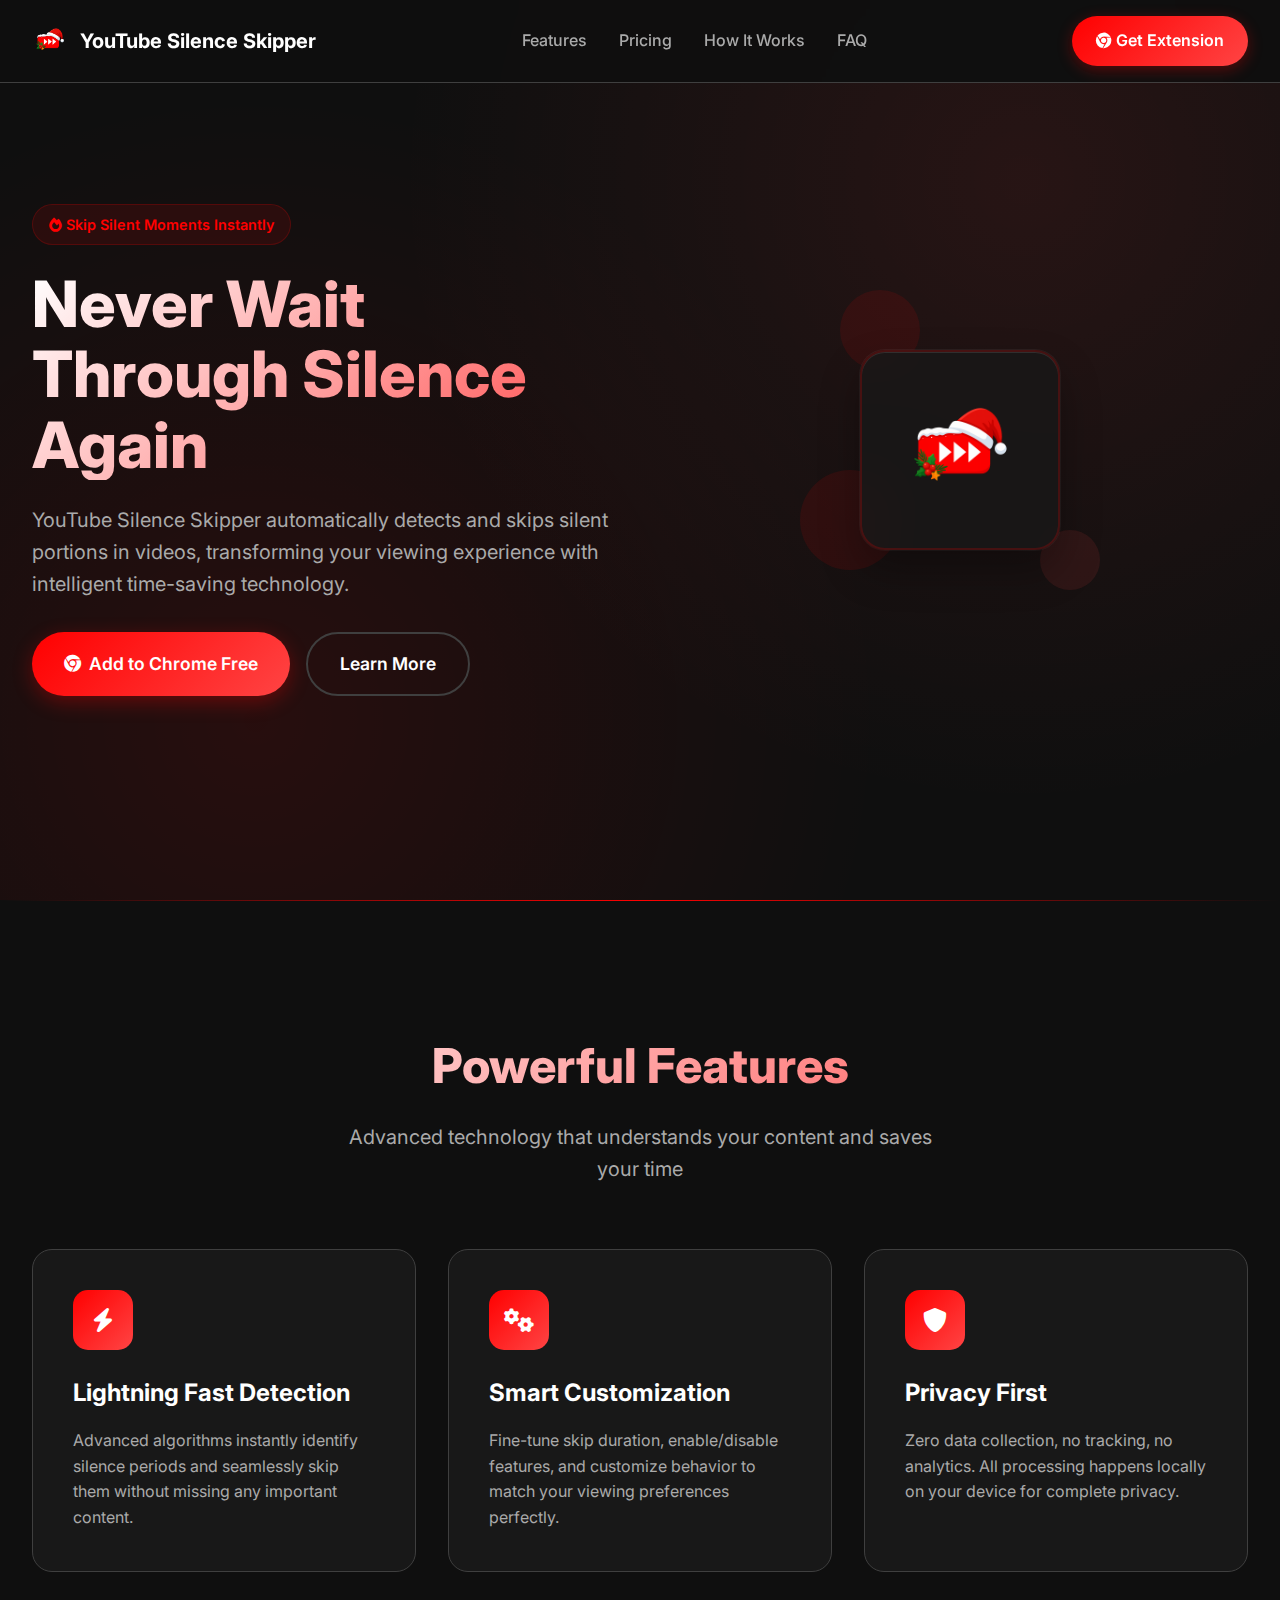
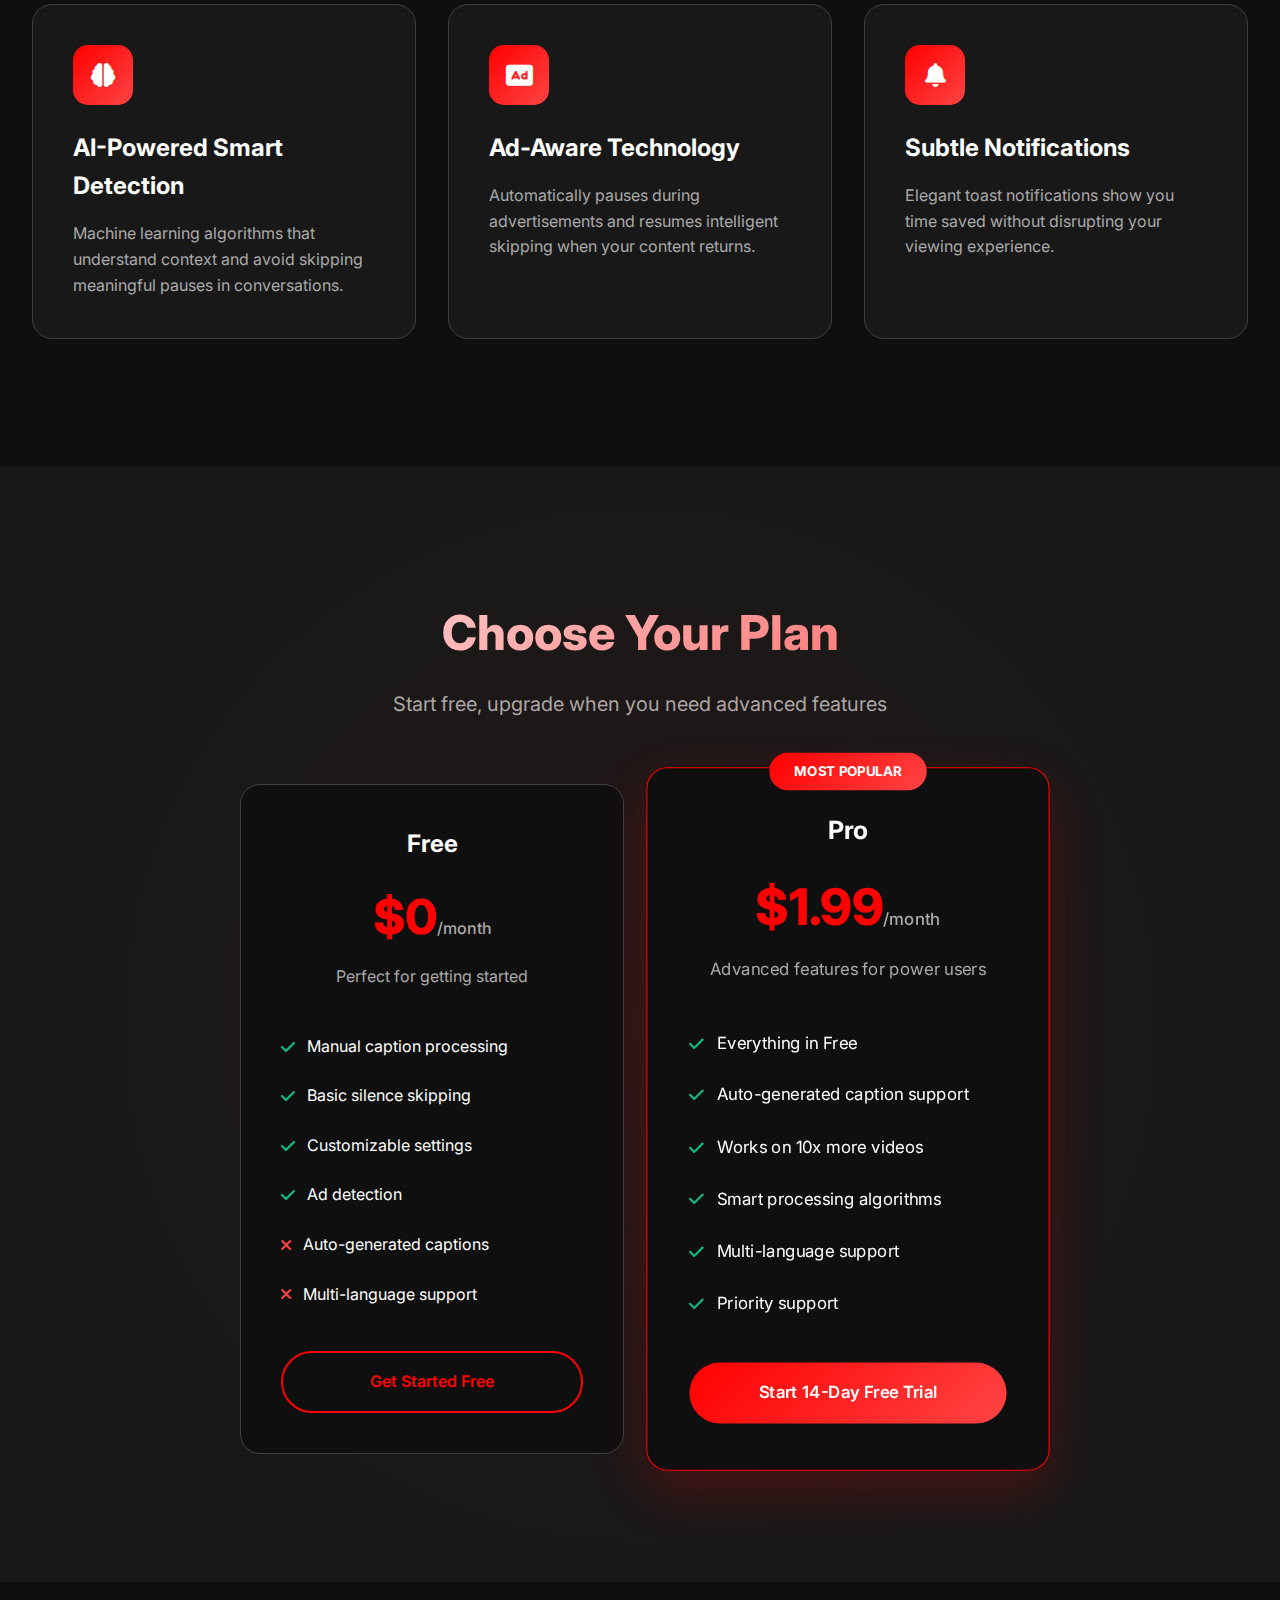
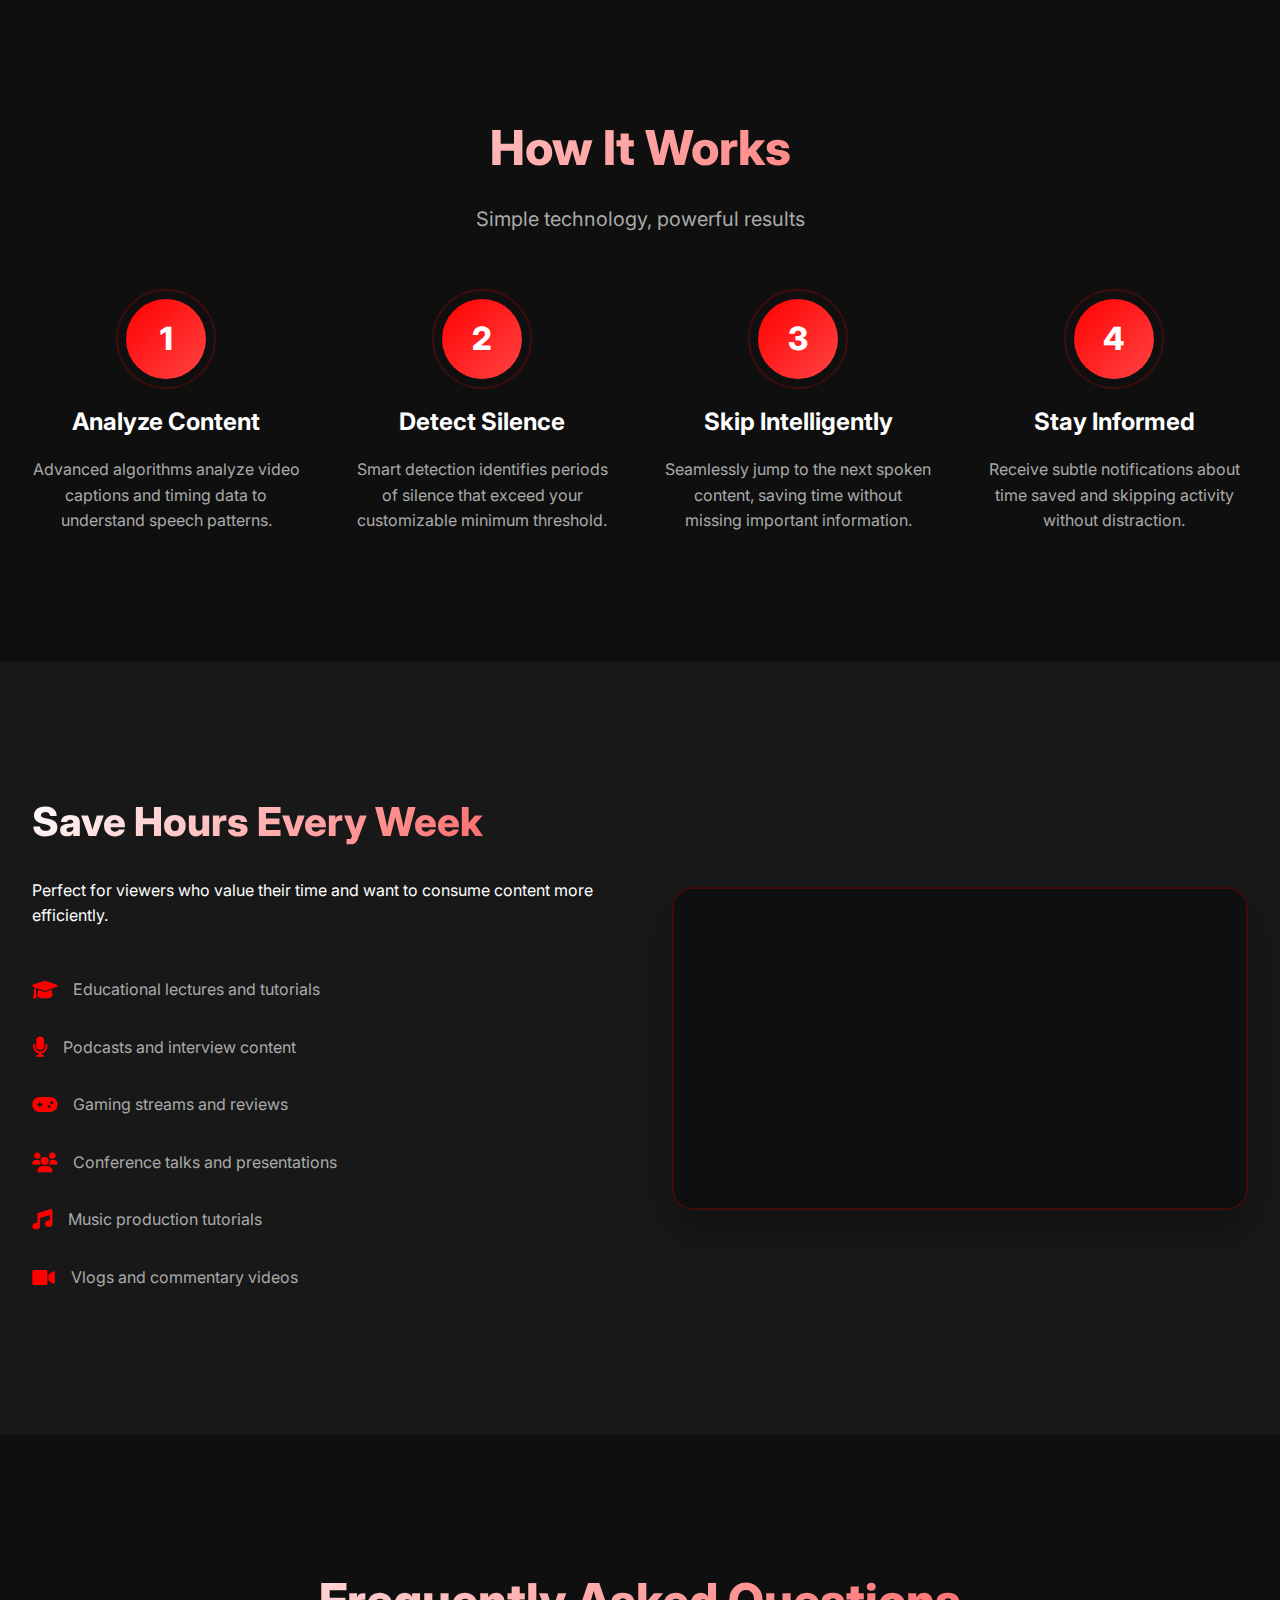
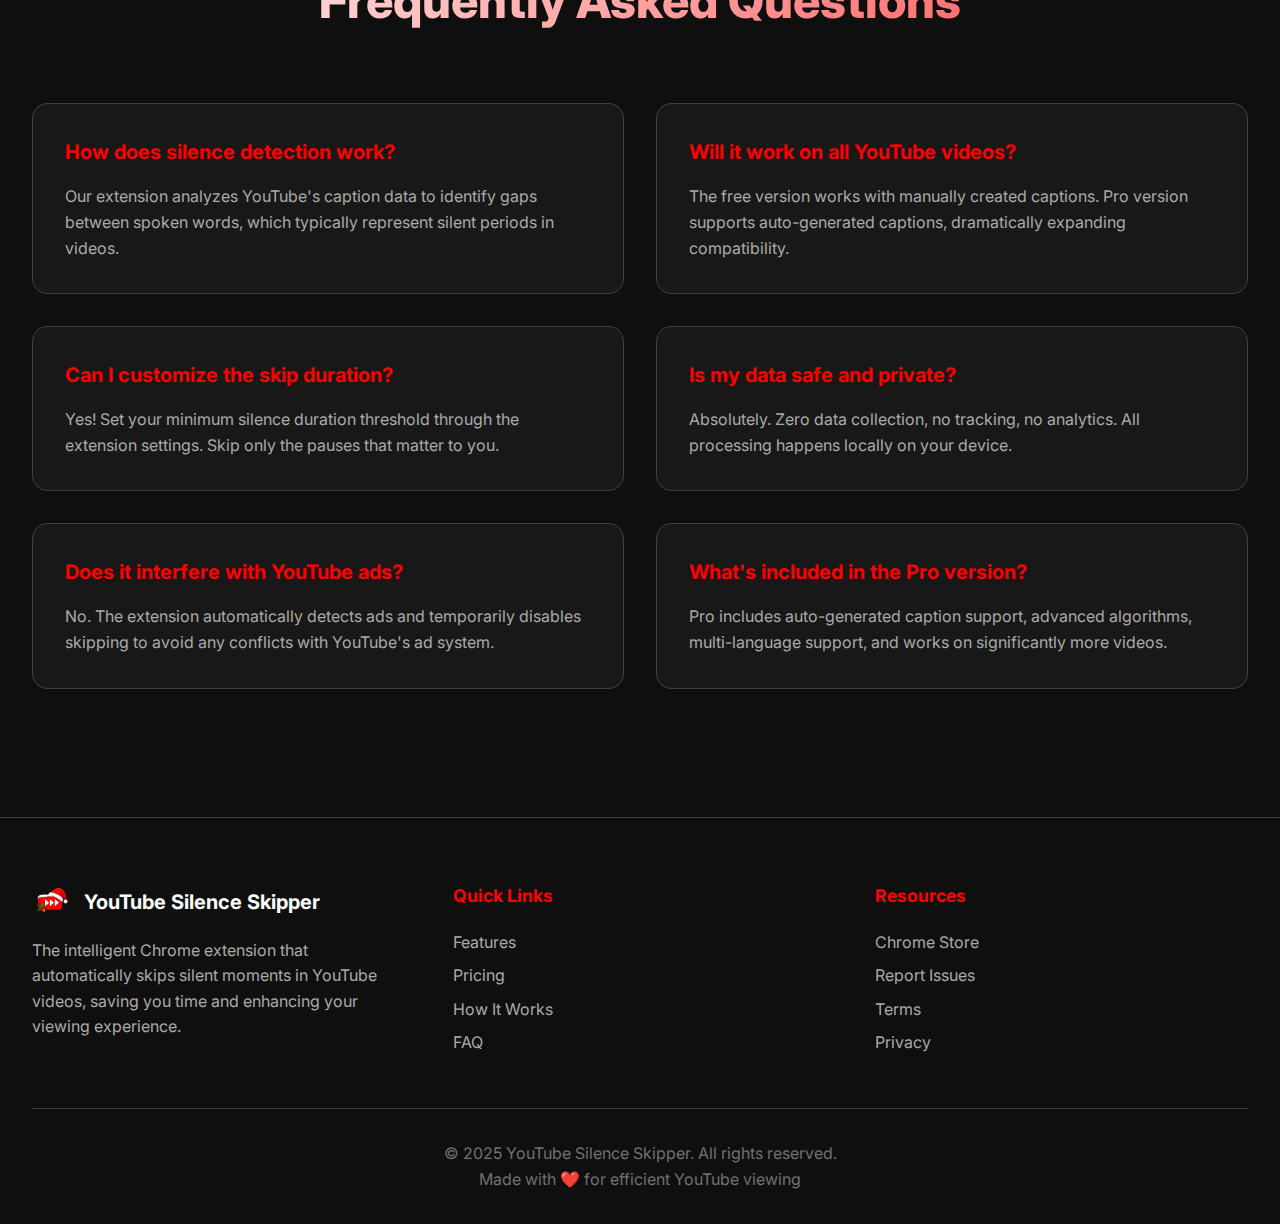
<file: index2.html>
<!DOCTYPE html>
<html lang="en">
<head>
  <meta charset="UTF-8">
  <meta name="viewport" content="width=device-width, initial-scale=1.0">
  <title>YouTube Silence Skipper - Skip Silent Moments in YouTube Videos</title>
  <meta name="description" content="A Chrome extension that automatically skips silent periods in YouTube videos for a smoother viewing experience.">
  <meta name="keywords" content="YouTube, silence skipper, Chrome extension, video, skip silence, productivity, YouTube tools, browser extension">
  <meta name="author" content="YouTube Silence Skipper">
  <meta name="robots" content="index, follow, max-snippet:-1, max-image-preview:large, max-video-preview:-1">
  <link rel="canonical" href="https://youtube-silenceskipper.com/">
  
  <!-- Open Graph / Facebook -->
  <meta property="og:type" content="website">
  <meta property="og:url" content="https://youtube-silenceskipper.com/">
  <meta property="og:title" content="YouTube Silence Skipper - Skip Silent Moments in YouTube Videos">
  <meta property="og:description" content="A Chrome extension that automatically skips silent periods in YouTube videos for a smoother viewing experience. Save time and enhance your YouTube experience.">
  <meta property="og:image" content="https://youtube-silenceskipper.com/images/social_title_image.png">
  <meta property="og:image:width" content="1200">
  <meta property="og:image:height" content="630">
  <meta property="og:site_name" content="YouTube Silence Skipper">
  
  <!-- Twitter -->
  <meta name="twitter:card" content="summary_large_image">
  <meta name="twitter:url" content="https://youtube-silenceskipper.com/">
  <meta name="twitter:title" content="YouTube Silence Skipper - Skip Silent Moments in YouTube Videos">
  <meta name="twitter:description" content="A Chrome extension that automatically skips silent periods in YouTube videos for a smoother viewing experience. Save time and enhance your YouTube experience.">
  <meta name="twitter:image" content="https://youtube-silenceskipper.com/images/social_title_image.png">
  
  <link rel="icon" href="images/favicon-32x32.svg" type="image/svg+xml">
  <!-- Font Awesome for icons -->
  <link rel="stylesheet" href="https://cdnjs.cloudflare.com/ajax/libs/font-awesome/6.0.0/css/all.min.css">
  <!-- Google Fonts -->
  <link rel="preconnect" href="https://fonts.googleapis.com">
  <link rel="preconnect" href="https://fonts.gstatic.com" crossorigin>
  <link href="https://fonts.googleapis.com/css2?family=Inter:wght@300;400;500;600;700;800&display=swap" rel="stylesheet">
  <!-- Paddle JavaScript SDK -->
  <script src="https://cdn.paddle.com/paddle/v2/paddle.js"></script>
  <!-- Google tag (gtag.js) -->
  <script async src="https://www.googletagmanager.com/gtag/js?id=G-M1NG5469DK"></script>
  <script>
    window.dataLayer = window.dataLayer || [];
    function gtag(){dataLayer.push(arguments);}
    gtag('js', new Date());
    gtag('config', 'G-M1NG5469DK');
  </script>

  <style>
    :root {
      --youtube-red: #ff0000;
      --youtube-dark-red: #cc0000;
      --youtube-light-red: #ff4444;
      --youtube-bg: #0f0f0f;
      --youtube-dark: #181818;
      --youtube-medium: #272727;
      --youtube-light: #3f3f3f;
      --text-primary: #ffffff;
      --text-secondary: #aaa;
      --text-muted: #717171;
      --border: #3f3f3f;
      --shadow: rgba(0, 0, 0, 0.3);
      --gradient-red: linear-gradient(135deg, #ff0000 0%, #ff4444 100%);
      --gradient-dark: linear-gradient(135deg, #0f0f0f 0%, #181818 100%);
      --transition: all 0.3s cubic-bezier(0.4, 0, 0.2, 1);
    }

    * {
      margin: 0;
      padding: 0;
      box-sizing: border-box;
    }

    body {
      font-family: 'Inter', -apple-system, BlinkMacSystemFont, 'Segoe UI', Roboto, sans-serif;
      background: var(--youtube-bg);
      color: var(--text-primary);
      line-height: 1.6;
      overflow-x: hidden;
    }

    html {
      scroll-behavior: smooth;
    }

    /* Navigation */
    .navbar {
      position: fixed;
      top: 0;
      left: 0;
      right: 0;
      background: rgba(15, 15, 15, 0.95);
      backdrop-filter: blur(10px);
      border-bottom: 1px solid var(--border);
      z-index: 1000;
      padding: 1rem 0;
    }

    .nav-container {
      max-width: 1400px;
      margin: 0 auto;
      padding: 0 2rem;
      display: flex;
      justify-content: space-between;
      align-items: center;
    }

    .logo {
      display: flex;
      align-items: center;
      gap: 0.75rem;
      font-size: 1.25rem;
      font-weight: 700;
      color: var(--text-primary);
      text-decoration: none;
    }

    .logo img {
      height: 36px;
      width: auto;
    }

    .nav-menu {
      display: flex;
      gap: 2rem;
      list-style: none;
    }

    .nav-menu a {
      color: var(--text-secondary);
      text-decoration: none;
      font-weight: 500;
      transition: var(--transition);
      position: relative;
    }

    .nav-menu a:hover {
      color: var(--youtube-red);
    }

    .nav-menu a::after {
      content: '';
      position: absolute;
      bottom: -4px;
      left: 0;
      width: 0;
      height: 2px;
      background: var(--youtube-red);
      transition: width 0.3s ease;
    }

    .nav-menu a:hover::after {
      width: 100%;
    }

    .cta-btn {
      background: var(--gradient-red);
      color: white;
      padding: 0.75rem 1.5rem;
      border-radius: 50px;
      text-decoration: none;
      font-weight: 600;
      transition: var(--transition);
      box-shadow: 0 4px 15px rgba(255, 0, 0, 0.3);
    }

    .cta-btn:hover {
      transform: translateY(-2px);
      box-shadow: 0 8px 25px rgba(255, 0, 0, 0.4);
    }

    /* Hero Section */
    .hero {
      min-height: 100vh;
      display: flex;
      align-items: center;
      position: relative;
      overflow: hidden;
    }

    .hero::before {
      content: '';
      position: absolute;
      top: 0;
      left: 0;
      right: 0;
      bottom: 0;
      background: radial-gradient(circle at 20% 80%, rgba(255, 0, 0, 0.1) 0%, transparent 50%),
                  radial-gradient(circle at 80% 20%, rgba(255, 68, 68, 0.1) 0%, transparent 50%);
      pointer-events: none;
    }

    .hero-container {
      max-width: 1400px;
      margin: 0 auto;
      padding: 0 2rem;
      display: grid;
      grid-template-columns: 1fr 1fr;
      gap: 4rem;
      align-items: center;
    }

    .hero-content {
      position: relative;
      z-index: 1;
    }

    .hero-badge {
      background: rgba(255, 0, 0, 0.1);
      color: var(--youtube-red);
      padding: 0.5rem 1rem;
      border-radius: 50px;
      font-size: 0.9rem;
      font-weight: 600;
      display: inline-block;
      margin-bottom: 1.5rem;
      border: 1px solid rgba(255, 0, 0, 0.2);
    }

    .hero h1 {
      font-size: 4rem;
      font-weight: 800;
      line-height: 1.1;
      margin-bottom: 1.5rem;
      background: linear-gradient(135deg, #ffffff 0%, #ff4444 100%);
      -webkit-background-clip: text;
      -webkit-text-fill-color: transparent;
      background-clip: text;
    }

    .hero p {
      font-size: 1.25rem;
      color: var(--text-secondary);
      margin-bottom: 2rem;
      line-height: 1.6;
    }

    .hero-buttons {
      display: flex;
      gap: 1rem;
      flex-wrap: wrap;
    }

    .btn-primary {
      background: var(--gradient-red);
      color: white;
      padding: 1rem 2rem;
      border-radius: 50px;
      text-decoration: none;
      font-weight: 600;
      font-size: 1.1rem;
      transition: var(--transition);
      box-shadow: 0 6px 20px rgba(255, 0, 0, 0.3);
      display: flex;
      align-items: center;
      gap: 0.5rem;
    }

    .btn-primary:hover {
      transform: translateY(-3px);
      box-shadow: 0 10px 30px rgba(255, 0, 0, 0.4);
    }

    .btn-secondary {
      background: transparent;
      color: var(--text-primary);
      padding: 1rem 2rem;
      border: 2px solid var(--border);
      border-radius: 50px;
      text-decoration: none;
      font-weight: 600;
      font-size: 1.1rem;
      transition: var(--transition);
    }

    .btn-secondary:hover {
      border-color: var(--youtube-red);
      color: var(--youtube-red);
      transform: translateY(-2px);
    }

    .hero-visual {
      display: flex;
      justify-content: center;
      align-items: center;
      position: relative;
    }

    .hero-showcase {
      position: relative;
      width: 400px;
      height: 400px;
      display: flex;
      align-items: center;
      justify-content: center;
    }

    .floating-elements {
      position: absolute;
      width: 100%;
      height: 100%;
    }

    .floating-circle {
      position: absolute;
      border-radius: 50%;
      opacity: 0.1;
      animation: floatRotate 8s ease-in-out infinite;
    }

    .floating-circle:nth-child(1) {
      width: 80px;
      height: 80px;
      background: var(--youtube-red);
      top: 10%;
      left: 20%;
      animation-delay: 0s;
    }

    .floating-circle:nth-child(2) {
      width: 60px;
      height: 60px;
      background: var(--youtube-light-red);
      top: 70%;
      right: 15%;
      animation-delay: -2s;
    }

    .floating-circle:nth-child(3) {
      width: 100px;
      height: 100px;
      background: var(--youtube-red);
      bottom: 20%;
      left: 10%;
      animation-delay: -4s;
    }

    .hero-logo-container {
      position: relative;
      width: 200px;
      height: 200px;
      background: rgba(24, 24, 24, 0.8);
      backdrop-filter: blur(20px);
      border: 2px solid rgba(255, 0, 0, 0.2);
      border-radius: 25px;
      display: flex;
      align-items: center;
      justify-content: center;
      box-shadow: 
        0 20px 40px rgba(0, 0, 0, 0.3),
        0 0 0 1px rgba(255, 255, 255, 0.05),
        inset 0 1px 0 rgba(255, 255, 255, 0.1);
      animation: gentleFloat 6s ease-in-out infinite;
      transition: var(--transition);
    }

    .hero-logo-container:hover {
      transform: translateY(-10px) scale(1.05);
      border-color: rgba(255, 0, 0, 0.4);
      box-shadow: 
        0 30px 60px rgba(0, 0, 0, 0.4),
        0 0 0 1px rgba(255, 255, 255, 0.1),
        inset 0 1px 0 rgba(255, 255, 255, 0.2);
    }

    .hero-logo-container::before {
      content: '';
      position: absolute;
      top: -2px;
      left: -2px;
      right: -2px;
      bottom: -2px;
      background: var(--gradient-red);
      border-radius: 25px;
      z-index: -1;
      opacity: 0;
      transition: opacity 0.3s ease;
    }

    .hero-logo-container:hover::before {
      opacity: 0.2;
    }

    .hero-logo-container img {
      width: 120px;
      height: auto;
      position: relative;
      z-index: 2;
      transition: var(--transition);
    }

    .hero-logo-container:hover img {
      transform: scale(1.1);
    }

    @keyframes gentleFloat {
      0%, 100% { transform: translateY(0px); }
      50% { transform: translateY(-15px); }
    }

    @keyframes floatRotate {
      0%, 100% { 
        transform: translateY(0px) translateX(0px) rotate(0deg);
        opacity: 0.1;
      }
      25% { 
        transform: translateY(-20px) translateX(10px) rotate(90deg);
        opacity: 0.15;
      }
      50% { 
        transform: translateY(-10px) translateX(20px) rotate(180deg);
        opacity: 0.1;
      }
      75% { 
        transform: translateY(10px) translateX(10px) rotate(270deg);
        opacity: 0.05;
      }
    }

    /* Features Section */
    .features {
      padding: 8rem 0;
      position: relative;
    }

    .features::before {
      content: '';
      position: absolute;
      top: 0;
      left: 0;
      right: 0;
      height: 1px;
      background: linear-gradient(90deg, transparent, var(--youtube-red), transparent);
    }

    .container {
      max-width: 1400px;
      margin: 0 auto;
      padding: 0 2rem;
    }

    .section-header {
      text-align: center;
      margin-bottom: 4rem;
    }

    .section-title {
      font-size: 3rem;
      font-weight: 800;
      margin-bottom: 1rem;
      background: linear-gradient(135deg, #ffffff 0%, #ff4444 100%);
      -webkit-background-clip: text;
      -webkit-text-fill-color: transparent;
      background-clip: text;
    }

    .section-subtitle {
      font-size: 1.25rem;
      color: var(--text-secondary);
      max-width: 600px;
      margin: 0 auto;
    }

    .features-grid {
      display: grid;
      grid-template-columns: repeat(auto-fit, minmax(350px, 1fr));
      gap: 2rem;
    }

    .feature-card {
      background: var(--youtube-dark);
      border: 1px solid var(--border);
      border-radius: 20px;
      padding: 2.5rem;
      transition: var(--transition);
      position: relative;
      overflow: hidden;
    }

    .feature-card::before {
      content: '';
      position: absolute;
      top: 0;
      left: 0;
      right: 0;
      height: 3px;
      background: var(--gradient-red);
      transform: scaleX(0);
      transition: transform 0.3s ease;
    }

    .feature-card:hover::before {
      transform: scaleX(1);
    }

    .feature-card:hover {
      transform: translateY(-10px);
      border-color: rgba(255, 0, 0, 0.3);
      box-shadow: 0 20px 40px rgba(0, 0, 0, 0.3);
    }

    .feature-icon {
      width: 60px;
      height: 60px;
      background: var(--gradient-red);
      border-radius: 15px;
      display: flex;
      align-items: center;
      justify-content: center;
      margin-bottom: 1.5rem;
    }

    .feature-icon i {
      font-size: 1.5rem;
      color: white;
    }

    .feature-card h3 {
      font-size: 1.5rem;
      font-weight: 700;
      margin-bottom: 1rem;
      color: var(--text-primary);
    }

    .feature-card p {
      color: var(--text-secondary);
      line-height: 1.6;
    }

    /* Pricing Section */
    .pricing {
      padding: 8rem 0;
      background: var(--youtube-dark);
      position: relative;
    }

    .pricing::before {
      content: '';
      position: absolute;
      top: 0;
      left: 0;
      right: 0;
      bottom: 0;
      background: radial-gradient(circle at 50% 50%, rgba(255, 0, 0, 0.05) 0%, transparent 70%);
      pointer-events: none;
    }

    .pricing-grid {
      display: grid;
      grid-template-columns: repeat(auto-fit, minmax(350px, 1fr));
      gap: 2rem;
      max-width: 800px;
      margin: 0 auto;
    }

    .pricing-card {
      background: var(--youtube-bg);
      border: 1px solid var(--border);
      border-radius: 20px;
      padding: 2.5rem;
      text-align: center;
      position: relative;
      transition: var(--transition);
    }

    .pricing-card.featured {
      border-color: var(--youtube-red);
      transform: scale(1.05);
      box-shadow: 0 20px 50px rgba(255, 0, 0, 0.2);
    }

    .pricing-card.featured::before {
      content: 'MOST POPULAR';
      position: absolute;
      top: -15px;
      left: 50%;
      transform: translateX(-50%);
      background: var(--gradient-red);
      color: white;
      padding: 0.5rem 1.5rem;
      border-radius: 20px;
      font-size: 0.8rem;
      font-weight: 700;
    }

    .pricing-card:hover {
      transform: translateY(-10px);
      border-color: rgba(255, 0, 0, 0.5);
    }

    .pricing-card.featured:hover {
      transform: scale(1.05) translateY(-10px);
    }

    .plan-name {
      font-size: 1.5rem;
      font-weight: 700;
      margin-bottom: 1rem;
    }

    .plan-price {
      font-size: 3rem;
      font-weight: 800;
      color: var(--youtube-red);
      margin-bottom: 0.5rem;
    }

    .plan-price span {
      font-size: 1rem;
      color: var(--text-secondary);
      font-weight: 500;
    }

    .plan-description {
      color: var(--text-secondary);
      margin-bottom: 2rem;
    }

    .plan-features {
      list-style: none;
      margin-bottom: 2rem;
      text-align: left;
    }

    .plan-features li {
      padding: 0.75rem 0;
      display: flex;
      align-items: center;
      gap: 0.75rem;
    }

    .plan-features .check {
      color: #10b981;
    }

    .plan-features .cross {
      color: #ef4444;
    }

    .plan-btn {
      width: 100%;
      padding: 1rem 2rem;
      background: transparent;
      color: var(--youtube-red);
      border: 2px solid var(--youtube-red);
      border-radius: 50px;
      text-decoration: none;
      font-weight: 600;
      transition: var(--transition);
      display: inline-block;
    }

    .plan-btn:hover {
      background: var(--youtube-red);
      color: white;
    }

    .pricing-card.featured .plan-btn {
      background: var(--gradient-red);
      color: white;
      border: none;
    }

    .pricing-card.featured .plan-btn:hover {
      transform: translateY(-2px);
      box-shadow: 0 10px 25px rgba(255, 0, 0, 0.4);
    }

    /* How it works */
    .how-it-works {
      padding: 8rem 0;
    }

    .steps-grid {
      display: grid;
      grid-template-columns: repeat(auto-fit, minmax(250px, 1fr));
      gap: 3rem;
      margin-top: 4rem;
    }

    .step {
      text-align: center;
      position: relative;
    }

    .step-number {
      width: 80px;
      height: 80px;
      background: var(--gradient-red);
      border-radius: 50%;
      display: flex;
      align-items: center;
      justify-content: center;
      font-size: 2rem;
      font-weight: 800;
      color: white;
      margin: 0 auto 1.5rem;
      position: relative;
    }

    .step-number::after {
      content: '';
      position: absolute;
      top: -10px;
      left: -10px;
      right: -10px;
      bottom: -10px;
      border: 2px solid rgba(255, 0, 0, 0.2);
      border-radius: 50%;
      animation: pulse 2s ease-in-out infinite;
    }

    @keyframes pulse {
      0% { transform: scale(1); opacity: 1; }
      100% { transform: scale(1.1); opacity: 0; }
    }

    .step h3 {
      font-size: 1.5rem;
      font-weight: 700;
      margin-bottom: 1rem;
    }

    .step p {
      color: var(--text-secondary);
      line-height: 1.6;
    }

    /* Demo Section */
    .demo {
      padding: 8rem 0;
      background: var(--youtube-dark);
    }

    .demo-container {
      max-width: 1400px;
      margin: 0 auto;
      padding: 0 2rem;
      display: grid;
      grid-template-columns: 1fr 1fr;
      gap: 4rem;
      align-items: center;
    }

    .demo-content h3 {
      font-size: 2.5rem;
      font-weight: 800;
      margin-bottom: 1.5rem;
      background: linear-gradient(135deg, #ffffff 0%, #ff4444 100%);
      -webkit-background-clip: text;
      -webkit-text-fill-color: transparent;
      background-clip: text;
    }

    .demo-list {
      list-style: none;
      margin-top: 2rem;
    }

    .demo-list li {
      display: flex;
      align-items: center;
      gap: 1rem;
      padding: 1rem 0;
      color: var(--text-secondary);
    }

    .demo-list i {
      color: var(--youtube-red);
      font-size: 1.25rem;
    }

    .video-container {
      position: relative;
      background: var(--youtube-bg);
      border-radius: 20px;
      overflow: hidden;
      box-shadow: 0 20px 40px rgba(0, 0, 0, 0.3);
    }

    .video-container::before {
      content: '';
      position: absolute;
      top: 0;
      left: 0;
      right: 0;
      bottom: 0;
      border: 2px solid rgba(255, 0, 0, 0.2);
      border-radius: 20px;
      pointer-events: none;
    }

    .video-container iframe {
      width: 100%;
      height: 315px;
      border: none;
    }

    /* FAQ Section */
    .faq {
      padding: 8rem 0;
    }

    .faq-grid {
      display: grid;
      grid-template-columns: repeat(auto-fit, minmax(400px, 1fr));
      gap: 2rem;
      margin-top: 4rem;
    }

    .faq-item {
      background: var(--youtube-dark);
      border: 1px solid var(--border);
      border-radius: 15px;
      padding: 2rem;
      transition: var(--transition);
    }

    .faq-item:hover {
      border-color: rgba(255, 0, 0, 0.3);
      transform: translateY(-5px);
    }

    .faq-item h4 {
      font-size: 1.25rem;
      font-weight: 700;
      margin-bottom: 1rem;
      color: var(--youtube-red);
    }

    .faq-item p {
      color: var(--text-secondary);
      line-height: 1.6;
    }

    /* Footer */
    .footer {
      background: var(--youtube-bg);
      border-top: 1px solid var(--border);
      padding: 4rem 0 2rem;
    }

    .footer-content {
      display: grid;
      grid-template-columns: 1fr 1fr 1fr;
      gap: 3rem;
      margin-bottom: 3rem;
    }

    .footer-brand {
      display: flex;
      align-items: center;
      gap: 0.75rem;
      margin-bottom: 1rem;
    }

    .footer-brand img {
      height: 40px;
      width: auto;
    }

    .footer-brand span {
      font-size: 1.25rem;
      font-weight: 700;
    }

    .footer-description {
      color: var(--text-secondary);
      line-height: 1.6;
    }

    .footer-links h4 {
      font-size: 1.1rem;
      font-weight: 700;
      margin-bottom: 1rem;
      color: var(--youtube-red);
    }

    .footer-links ul {
      list-style: none;
    }

    .footer-links a {
      color: var(--text-secondary);
      text-decoration: none;
      transition: var(--transition);
      display: inline-block;
      padding: 0.25rem 0;
    }

    .footer-links a:hover {
      color: var(--youtube-red);
    }

    .footer-bottom {
      text-align: center;
      padding-top: 2rem;
      border-top: 1px solid var(--border);
      color: var(--text-muted);
    }

    /* Responsive Design */
    @media (max-width: 1024px) {
      .hero-container {
        grid-template-columns: 1fr;
        text-align: center;
        gap: 3rem;
      }

      .demo-container {
        grid-template-columns: 1fr;
        gap: 3rem;
      }

      .hero h1 {
        font-size: 3rem;
      }
    }

    @media (max-width: 768px) {
      .nav-menu {
        display: none;
      }

      .hero h1 {
        font-size: 2.5rem;
      }

      .section-title {
        font-size: 2rem;
      }

      .hero-buttons {
        flex-direction: column;
        align-items: center;
      }

      .footer-content {
        grid-template-columns: 1fr;
        gap: 2rem;
      }

      .pricing-grid {
        grid-template-columns: 1fr;
      }

      .pricing-card.featured {
        transform: none;
      }
    }

    @media (max-width: 480px) {
      .nav-container,
      .container {
        padding: 0 1rem;
      }

      .hero-container {
        padding: 0 1rem;
      }

      .hero h1 {
        font-size: 2rem;
      }

      .hero p {
        font-size: 1.1rem;
      }

      .btn-primary,
      .btn-secondary {
        width: 100%;
        text-align: center;
        justify-content: center;
      }
    }
  </style>
</head>
<body>
  <!-- Navigation -->
  <nav class="navbar">
    <div class="nav-container">
      <a href="#" class="logo">
        <img src="images/logo.png" alt="YouTube Silence Skipper Logo">
        <span>YouTube Silence Skipper</span>
      </a>
      <ul class="nav-menu">
        <li><a href="#features">Features</a></li>
        <li><a href="#pricing">Pricing</a></li>
        <li><a href="#how-it-works">How It Works</a></li>
        <li><a href="#faq">FAQ</a></li>
      </ul>
      <a href="#pricing" class="cta-btn">
        <i class="fab fa-chrome"></i>
        Get Extension
      </a>
    </div>
  </nav>

  <!-- Hero Section -->
  <section class="hero">
    <div class="hero-container">
      <div class="hero-content">
        <div class="hero-badge">
          <i class="fas fa-fire"></i>
          Skip Silent Moments Instantly
        </div>
        <h1>Never Wait Through Silence Again</h1>
        <p>YouTube Silence Skipper automatically detects and skips silent portions in videos, transforming your viewing experience with intelligent time-saving technology.</p>
        <div class="hero-buttons">
          <a href="#pricing" class="btn-primary">
            <i class="fab fa-chrome"></i>
            Add to Chrome Free
          </a>
          <a href="#features" class="btn-secondary">
            Learn More
          </a>
        </div>
      </div>
      <div class="hero-visual">
        <div class="hero-showcase">
          <div class="floating-elements">
            <div class="floating-circle"></div>
            <div class="floating-circle"></div>
            <div class="floating-circle"></div>
          </div>
          <div class="hero-logo-container">
            <img src="images/logo.png" alt="YouTube Silence Skipper">
          </div>
        </div>
      </div>
    </div>
  </section>

  <!-- Features Section -->
  <section id="features" class="features">
    <div class="container">
      <div class="section-header">
        <h2 class="section-title">Powerful Features</h2>
        <p class="section-subtitle">Advanced technology that understands your content and saves your time</p>
      </div>
      <div class="features-grid">
        <div class="feature-card">
          <div class="feature-icon">
            <i class="fas fa-bolt"></i>
          </div>
          <h3>Lightning Fast Detection</h3>
          <p>Advanced algorithms instantly identify silence periods and seamlessly skip them without missing any important content.</p>
        </div>
        <div class="feature-card">
          <div class="feature-icon">
            <i class="fas fa-cogs"></i>
          </div>
          <h3>Smart Customization</h3>
          <p>Fine-tune skip duration, enable/disable features, and customize behavior to match your viewing preferences perfectly.</p>
        </div>
        <div class="feature-card">
          <div class="feature-icon">
            <i class="fas fa-shield-alt"></i>
          </div>
          <h3>Privacy First</h3>
          <p>Zero data collection, no tracking, no analytics. All processing happens locally on your device for complete privacy.</p>
        </div>
        <div class="feature-card">
          <div class="feature-icon">
            <i class="fas fa-brain"></i>
          </div>
          <h3>AI-Powered Smart Detection</h3>
          <p>Machine learning algorithms that understand context and avoid skipping meaningful pauses in conversations.</p>
        </div>
        <div class="feature-card">
          <div class="feature-icon">
            <i class="fas fa-ad"></i>
          </div>
          <h3>Ad-Aware Technology</h3>
          <p>Automatically pauses during advertisements and resumes intelligent skipping when your content returns.</p>
        </div>
        <div class="feature-card">
          <div class="feature-icon">
            <i class="fas fa-bell"></i>
          </div>
          <h3>Subtle Notifications</h3>
          <p>Elegant toast notifications show you time saved without disrupting your viewing experience.</p>
        </div>
      </div>
    </div>
  </section>

  <!-- Pricing Section -->
  <section id="pricing" class="pricing">
    <div class="container">
      <div class="section-header">
        <h2 class="section-title">Choose Your Plan</h2>
        <p class="section-subtitle">Start free, upgrade when you need advanced features</p>
      </div>
      <div class="pricing-grid">
        <div class="pricing-card">
          <div class="plan-name">Free</div>
          <div class="plan-price">$0<span>/month</span></div>
          <div class="plan-description">Perfect for getting started</div>
          <ul class="plan-features">
            <li><i class="fas fa-check check"></i> Manual caption processing</li>
            <li><i class="fas fa-check check"></i> Basic silence skipping</li>
            <li><i class="fas fa-check check"></i> Customizable settings</li>
            <li><i class="fas fa-check check"></i> Ad detection</li>
            <li><i class="fas fa-times cross"></i> Auto-generated captions</li>
            <li><i class="fas fa-times cross"></i> Multi-language support</li>
          </ul>
          <a href="https://chromewebstore.google.com/detail/youtube-silence-skipper/ijlnjklmlhhfodgfpidpnccipnodohgl" class="plan-btn">Get Started Free</a>
        </div>
        
        <div class="pricing-card featured">
          <div class="plan-name">Pro</div>
          <div class="plan-price">$1.99<span>/month</span></div>
          <div class="plan-description">Advanced features for power users</div>
          <ul class="plan-features">
            <li><i class="fas fa-check check"></i> Everything in Free</li>
            <li><i class="fas fa-check check"></i> Auto-generated caption support</li>
            <li><i class="fas fa-check check"></i> Works on 10x more videos</li>
            <li><i class="fas fa-check check"></i> Smart processing algorithms</li>
            <li><i class="fas fa-check check"></i> Multi-language support</li>
            <li><i class="fas fa-check check"></i> Priority support</li>
          </ul>
          <a href="#" class="plan-btn">Start 14-Day Free Trial</a>
        </div>
      </div>
    </div>
  </section>

  <!-- How It Works -->
  <section id="how-it-works" class="how-it-works">
    <div class="container">
      <div class="section-header">
        <h2 class="section-title">How It Works</h2>
        <p class="section-subtitle">Simple technology, powerful results</p>
      </div>
      <div class="steps-grid">
        <div class="step">
          <div class="step-number">1</div>
          <h3>Analyze Content</h3>
          <p>Advanced algorithms analyze video captions and timing data to understand speech patterns.</p>
        </div>
        <div class="step">
          <div class="step-number">2</div>
          <h3>Detect Silence</h3>
          <p>Smart detection identifies periods of silence that exceed your customizable minimum threshold.</p>
        </div>
        <div class="step">
          <div class="step-number">3</div>
          <h3>Skip Intelligently</h3>
          <p>Seamlessly jump to the next spoken content, saving time without missing important information.</p>
        </div>
        <div class="step">
          <div class="step-number">4</div>
          <h3>Stay Informed</h3>
          <p>Receive subtle notifications about time saved and skipping activity without distraction.</p>
        </div>
      </div>
    </div>
  </section>

  <!-- Demo Section -->
  <section class="demo">
    <div class="demo-container">
      <div class="demo-content">
        <h3>Save Hours Every Week</h3>
        <p>Perfect for viewers who value their time and want to consume content more efficiently.</p>
        <ul class="demo-list">
          <li><i class="fas fa-graduation-cap"></i> Educational lectures and tutorials</li>
          <li><i class="fas fa-microphone"></i> Podcasts and interview content</li>
          <li><i class="fas fa-gamepad"></i> Gaming streams and reviews</li>
          <li><i class="fas fa-users"></i> Conference talks and presentations</li>
          <li><i class="fas fa-music"></i> Music production tutorials</li>
          <li><i class="fas fa-video"></i> Vlogs and commentary videos</li>
        </ul>
      </div>
      <div class="video-container">
        <iframe src="https://www.youtube.com/embed/dQw4w9WgXcQ?si=ge6ouy0OuMBjVEMj" title="YouTube video player" allow="accelerometer; autoplay; clipboard-write; encrypted-media; gyroscope; picture-in-picture; web-share" referrerpolicy="strict-origin-when-cross-origin" allowfullscreen></iframe>
      </div>
    </div>
  </section>

  <!-- FAQ Section -->
  <section id="faq" class="faq">
    <div class="container">
      <div class="section-header">
        <h2 class="section-title">Frequently Asked Questions</h2>
      </div>
      <div class="faq-grid">
        <div class="faq-item">
          <h4>How does silence detection work?</h4>
          <p>Our extension analyzes YouTube's caption data to identify gaps between spoken words, which typically represent silent periods in videos.</p>
        </div>
        <div class="faq-item">
          <h4>Will it work on all YouTube videos?</h4>
          <p>The free version works with manually created captions. Pro version supports auto-generated captions, dramatically expanding compatibility.</p>
        </div>
        <div class="faq-item">
          <h4>Can I customize the skip duration?</h4>
          <p>Yes! Set your minimum silence duration threshold through the extension settings. Skip only the pauses that matter to you.</p>
        </div>
        <div class="faq-item">
          <h4>Is my data safe and private?</h4>
          <p>Absolutely. Zero data collection, no tracking, no analytics. All processing happens locally on your device.</p>
        </div>
        <div class="faq-item">
          <h4>Does it interfere with YouTube ads?</h4>
          <p>No. The extension automatically detects ads and temporarily disables skipping to avoid any conflicts with YouTube's ad system.</p>
        </div>
        <div class="faq-item">
          <h4>What's included in the Pro version?</h4>
          <p>Pro includes auto-generated caption support, advanced algorithms, multi-language support, and works on significantly more videos.</p>
        </div>
      </div>
    </div>
  </section>

  <!-- Footer -->
  <footer class="footer">
    <div class="container">
      <div class="footer-content">
        <div>
          <div class="footer-brand">
            <img src="images/logo.png" alt="YouTube Silence Skipper">
            <span>YouTube Silence Skipper</span>
          </div>
          <p class="footer-description">
            The intelligent Chrome extension that automatically skips silent moments in YouTube videos, 
            saving you time and enhancing your viewing experience.
          </p>
        </div>
        <div class="footer-links">
          <h4>Quick Links</h4>
          <ul>
            <li><a href="#features">Features</a></li>
            <li><a href="#pricing">Pricing</a></li>
            <li><a href="#how-it-works">How It Works</a></li>
            <li><a href="#faq">FAQ</a></li>
          </ul>
        </div>
        <div class="footer-links">
          <h4>Resources</h4>
          <ul>
            <li><a href="https://chromewebstore.google.com/detail/youtube-silence-skipper/ijlnjklmlhhfodgfpidpnccipnodohgl">Chrome Store</a></li>
            <li><a href="https://github.com/YouTube-Silence-Skipper/YouTube-Silence-Skipper.github.io/issues">Report Issues</a></li>
            <li><a href="terms-and-conditions.html">Terms</a></li>
            <li><a href="privacy-policy.html">Privacy</a></li>
          </ul>
        </div>
      </div>
      <div class="footer-bottom">
        <p>&copy; 2025 YouTube Silence Skipper. All rights reserved.</p>
        <p>Made with ❤️ for efficient YouTube viewing</p>
      </div>
    </div>
  </footer>

  <script>
    // Smooth scrolling for navigation links
    document.querySelectorAll('a[href^="#"]').forEach(anchor => {
      anchor.addEventListener('click', function (e) {
        e.preventDefault();
        const target = document.querySelector(this.getAttribute('href'));
        if (target) {
          target.scrollIntoView({
            behavior: 'smooth',
            block: 'start'
          });
        }
      });
    });

    // Add navbar background on scroll
    window.addEventListener('scroll', function() {
      const navbar = document.querySelector('.navbar');
      if (window.scrollY > 50) {
        navbar.style.background = 'rgba(15, 15, 15, 0.98)';
      } else {
        navbar.style.background = 'rgba(15, 15, 15, 0.95)';
      }
    });
  </script>
</body>
</html>
</file>
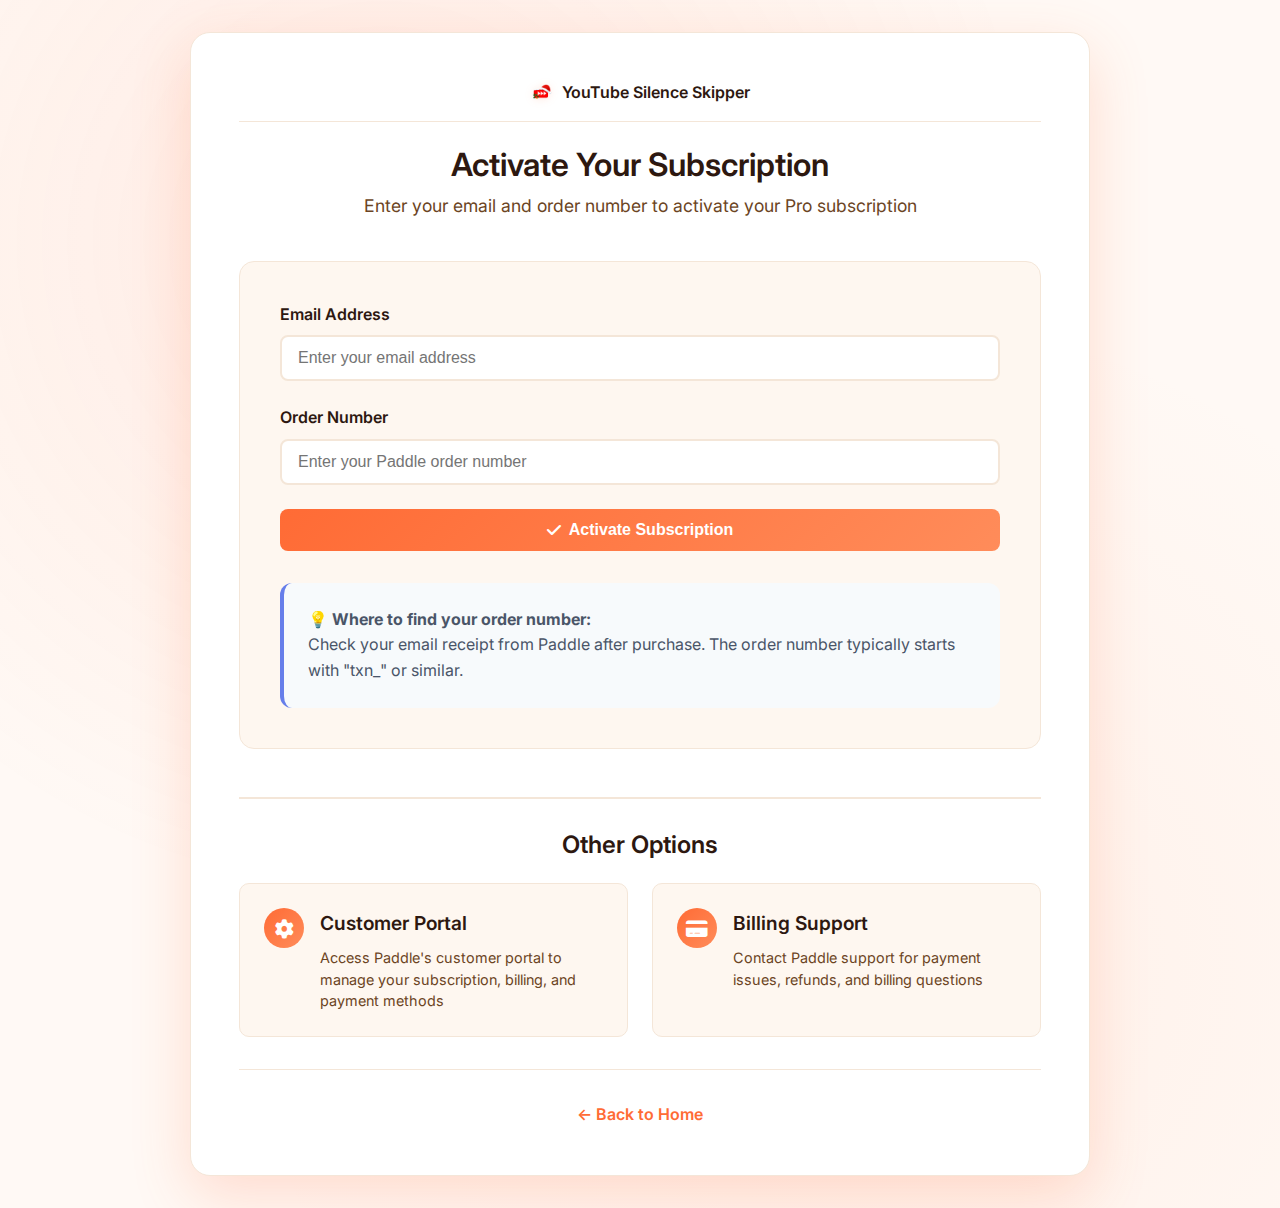
<file: manage-subscription.html>
<!DOCTYPE html>
<html lang="en">
<head>
  <meta charset="UTF-8">
  <meta name="viewport" content="width=device-width, initial-scale=1.0">
  <title>Manage Subscription - YouTube Silence Skipper</title>
  <meta name="description" content="Manage your YouTube Silence Skipper Pro subscription - activate, update, or get support.">
  <meta name="robots" content="noindex, nofollow">

  <link rel="icon" href="images/favicon-32x32.svg" type="image/svg+xml">
  <link rel="stylesheet" href="https://cdnjs.cloudflare.com/ajax/libs/font-awesome/6.0.0/css/all.min.css">
  <link rel="preconnect" href="https://fonts.googleapis.com">
  <link rel="preconnect" href="https://fonts.gstatic.com" crossorigin>
  <link href="https://fonts.googleapis.com/css2?family=Inter:wght@300;400;500;600;700;800&display=swap" rel="stylesheet">

  <!-- reCAPTCHA -->
  <script src="https://www.google.com/recaptcha/enterprise.js" async defer></script>

  <link rel="stylesheet" href="styles.css">

  <style>
    :root {
      /* Colors */
      --primary-orange: #ff6b35;
      --primary-dark: #e55a2b;
      --primary-light: #ff8c5a;
      --accent-warm: #ffab70;
      --accent-gold: #ffc947;
      --accent-red: #ea4335;
      --bg-primary: #ffffff;
      --bg-secondary: #fff9f5;
      --bg-tertiary: #fef7f0;
      --text-primary: #2d1810;
      --text-secondary: #6b4423;
      --text-muted: #a67c52;
      --border: #f4e6d8;
      --shadow: rgba(255, 107, 53, 0.15);
      --shadow-hover: rgba(255, 107, 53, 0.25);
      --gradient-primary: linear-gradient(135deg, #ff6b35 0%, #ff8c5a 100%);
      --gradient-light: linear-gradient(135deg, #fff9f5 0%, #ffffff 100%);

      /* Border Radius */
      --radius-sm: 8px;
      --radius-md: 10px;
      --radius-lg: 15px;
      --radius-xl: 20px;
      --radius-pill: 50px;
      --radius-circle: 50%;

      /* Transitions */
      --transition: all 0.3s cubic-bezier(0.4, 0, 0.2, 1);
      --transition-fast: all 0.2s ease;

      /* Shadows */
      --shadow-sm: 0 1px 30px rgba(255, 107, 53, 0.08);
      --shadow-md: 0 4px 20px rgba(255, 107, 53, 0.3);
      --shadow-lg: 0 20px 60px rgba(255, 107, 53, 0.2);
    }

    * {
      margin: 0;
      padding: 0;
      box-sizing: border-box;
    }

    body {
      font-family: 'Inter', -apple-system, BlinkMacSystemFont, 'Segoe UI', Roboto, sans-serif;
      background: var(--bg-primary);
      color: var(--text-primary);
      line-height: 1.6;
      overflow-x: hidden;
    }

    .subscription-management {
      min-height: 100vh;
      background: var(--bg-secondary);
      display: flex;
      align-items: center;
      justify-content: center;
      padding: 2rem;
      position: relative;
    }

    .subscription-management::before {
      content: '';
      position: absolute;
      top: 0;
      left: 0;
      right: 0;
      bottom: 0;
      background: radial-gradient(circle at 30% 20%, rgba(255, 107, 53, 0.1) 0%, transparent 50%),
                  radial-gradient(circle at 70% 80%, rgba(255, 140, 90, 0.08) 0%, transparent 50%);
      pointer-events: none;
    }

    .management-container {
      background: var(--bg-primary);
      border: 1px solid var(--border);
      border-radius: var(--radius-xl);
      padding: 3rem;
      box-shadow: var(--shadow-lg);
      max-width: 900px;
      width: 100%;
      position: relative;
      z-index: 1;
    }

    .brand-header {
      display: flex;
      align-items: center;
      justify-content: center;
      gap: 0.5rem;
      margin-bottom: 1.5rem;
      padding-bottom: 1rem;
      border-bottom: 1px solid var(--border);
    }

    .brand-logo {
      width: 24px;
      height: 24px;
      filter: drop-shadow(0 1px 4px var(--shadow));
    }

    .brand-name {
      color: var(--text-primary);
      font-size: 1rem;
      font-weight: 600;
      margin: 0;
    }

    .management-header {
      text-align: center;
      margin-bottom: 2.5rem;
    }

    .management-header h2 {
      color: var(--text-primary);
      margin-bottom: 0.5rem;
      font-size: 2rem;
      font-weight: 600;
    }

    .management-header p {
      color: var(--text-secondary);
      font-size: 1.1rem;
    }

    .activation-form-main {
      background: var(--bg-tertiary);
      border: 1px solid var(--border);
      border-radius: var(--radius-lg);
      padding: 2.5rem;
      margin-bottom: 3rem;
    }

    .alternative-options {
      margin-top: 3rem;
      padding-top: 2rem;
      border-top: 2px solid var(--border);
    }

    .alternative-options h3 {
      color: var(--text-primary);
      font-size: 1.5rem;
      font-weight: 600;
      margin-bottom: 1.5rem;
      text-align: center;
    }

    .options-grid {
      display: grid;
      grid-template-columns: repeat(auto-fit, minmax(250px, 1fr));
      gap: 1.5rem;
    }

    .option-card {
      background: var(--bg-tertiary);
      border: 1px solid var(--border);
      border-radius: var(--radius-md);
      padding: 1.5rem;
      transition: var(--transition);
      cursor: pointer;
      text-decoration: none;
      color: inherit;
      display: flex;
      align-items: flex-start;
      gap: 1rem;
    }

    .option-card:hover {
      border-color: var(--primary-orange);
      transform: translateY(-2px);
      box-shadow: var(--shadow-md);
      background: var(--bg-primary);
    }

    .option-icon {
      width: 40px;
      height: 40px;
      background: var(--gradient-primary);
      border-radius: var(--radius-circle);
      display: flex;
      align-items: center;
      justify-content: center;
      flex-shrink: 0;
    }

    .option-icon i {
      color: white;
      font-size: 1.2rem;
    }

    .option-content {
      flex: 1;
    }

    .option-title {
      font-size: 1.2rem;
      font-weight: 600;
      color: var(--text-primary);
      margin-bottom: 0.5rem;
    }

    .option-description {
      color: var(--text-secondary);
      line-height: 1.5;
      font-size: 0.9rem;
    }

    .message-box {
      margin-top: 1.5rem;
      padding: 1.5rem;
      border-radius: var(--radius-md);
      border-left: 4px solid;
      display: none;
      animation: slideDown 0.3s ease-out;
    }

    .message-box.warning {
      background-color: var(--bg-tertiary);
      border-left-color: var(--accent-gold);
      color: var(--text-secondary);
    }

    .message-box.success {
      background-color: var(--bg-secondary);
      border-left-color: #10b981;
      color: var(--text-primary);
    }

    .message-box.error {
      background-color: #fef2f2;
      border-left-color: var(--accent-red);
      color: #991b1b;
    }

    .message-box h4 {
      margin: 0 0 0.5rem 0;
      font-weight: 600;
      display: flex;
      align-items: center;
      gap: 0.5rem;
    }

    .message-box p {
      margin: 0.5rem 0;
      line-height: 1.6;
    }

    .message-box .install-link {
      display: inline-flex;
      align-items: center;
      gap: 0.5rem;
      background: var(--gradient-primary);
      color: white;
      padding: 0.75rem 1.5rem;
      border-radius: var(--radius-sm);
      text-decoration: none;
      font-weight: 600;
      margin-top: 1rem;
      transition: var(--transition);
    }

    .message-box .install-link:hover {
      background: var(--primary-dark);
      transform: translateY(-1px);
      box-shadow: var(--shadow-md);
    }

    @keyframes slideDown {
      from {
        opacity: 0;
        transform: translateY(-10px);
      }
      to {
        opacity: 1;
        transform: translateY(0);
      }
    }

    .form-group {
      margin-bottom: 1.5rem;
    }

    .form-label {
      display: block;
      color: var(--text-primary);
      font-weight: 600;
      margin-bottom: 0.5rem;
    }

    .form-input {
      width: 100%;
      padding: 0.75rem 1rem;
      border: 2px solid var(--border);
      border-radius: var(--radius-sm);
      font-size: 1rem;
      transition: border-color 0.3s ease;
      background: var(--bg-primary);
    }

    .form-input:focus {
      outline: none;
      border-color: var(--primary-orange);
      box-shadow: 0 0 0 3px var(--shadow);
    }

    .activate-btn {
      width: 100%;
      background: var(--gradient-primary);
      color: white;
      border: none;
      padding: 0.75rem 1.5rem;
      border-radius: var(--radius-sm);
      font-size: 1rem;
      font-weight: 600;
      cursor: pointer;
      transition: var(--transition);
      display: flex;
      align-items: center;
      justify-content: center;
      gap: 0.5rem;
    }

    .activate-btn:hover {
      transform: translateY(-2px);
      box-shadow: var(--shadow-md);
    }

    .back-home {
      text-align: center;
      margin-top: 2rem;
      padding-top: 2rem;
      border-top: 1px solid var(--border);
    }

    .back-home a {
      color: var(--primary-orange);
      text-decoration: none;
      font-weight: 600;
      transition: var(--transition);
    }

    .back-home a:hover {
      color: var(--primary-dark);
    }

    @media (max-width: 1024px) {
      .management-container {
        max-width: 700px;
        padding: 2.5rem;
      }

      .options-grid {
        grid-template-columns: 1fr;
        gap: 1.2rem;
      }
    }

    @media (max-width: 768px) {
      .management-container {
        padding: 2rem;
        margin: 1rem;
        max-width: 500px;
      }

      .brand-logo {
        width: 20px;
        height: 20px;
      }

      .brand-name {
        font-size: 0.9rem;
      }

      .management-header h2 {
        font-size: 1.7rem;
      }

      .activation-form-main {
        padding: 2rem;
        margin-bottom: 2rem;
      }

      .alternative-options {
        margin-top: 2rem;
        padding-top: 1.5rem;
      }

      .option-card {
        padding: 1.2rem;
        flex-direction: column;
        align-items: center;
        text-align: center;
        gap: 0.8rem;
      }

      .option-content {
        text-align: center;
      }
    }

    @media (max-width: 480px) {
      .activation-form-main {
        padding: 1.5rem;
      }

      .alternative-options h3 {
        font-size: 1.3rem;
      }

      .option-card {
        padding: 1rem;
      }
    }
  </style>
</head>
<body>
  <div class="subscription-management">
    <div class="management-container">
      <div class="brand-header">
        <img src="images/logo.png" alt="YouTube Silence Skipper Logo" class="brand-logo">
        <h1 class="brand-name">YouTube Silence Skipper</h1>
      </div>

      <div class="management-header">
        <h2>Activate Your Subscription</h2>
        <p>Enter your email and order number to activate your Pro subscription</p>
      </div>

      <div class="activation-form-main">
        <form onsubmit="handleActivation(event)">
          <div class="form-group">
            <label for="email" class="form-label">Email Address</label>
            <input type="email" id="email" name="email" class="form-input" placeholder="Enter your email address" required>
          </div>

          <div class="form-group">
            <label for="order-number" class="form-label">Order Number</label>
            <input type="text" id="order-number" name="order-number" class="form-input" placeholder="Enter your Paddle order number" required>
          </div>

          <div class="form-group">
            <div class="g-recaptcha" data-sitekey="6LcbBskrAAAAALBN1zJkJpKKojxA0uFOvMqUw8Kj" data-action="SUBSCRIPTION_ACTIVATE"></div>
          </div>

          <button type="submit" class="activate-btn">
            <i class="fas fa-check"></i> Activate Subscription
          </button>
        </form>

        <div id="message-box" class="message-box">
          <!-- Messages will be displayed here -->
        </div>

        <div style="margin-top: 2rem; padding: 1.5rem; background-color: #f7fafc; border-radius: 12px; border-left: 4px solid #667eea;">
          <p style="margin: 0; color: #4a5568; line-height: 1.6;">
            <strong>💡 Where to find your order number:</strong><br>
            Check your email receipt from Paddle after purchase. The order number typically starts with "txn_" or similar.
          </p>
        </div>
      </div>

      <div class="alternative-options">
        <h3>Other Options</h3>
        <div class="options-grid">
          <a href="https://customer-portal.paddle.com/login/cpl_01k15nzfq6h90nq755aywz56cv" target="_blank" class="option-card">
            <div class="option-icon">
              <i class="fas fa-cog"></i>
            </div>
            <div class="option-content">
              <div class="option-title">Customer Portal</div>
              <div class="option-description">
                Access Paddle's customer portal to manage your subscription, billing, and payment methods
              </div>
            </div>
          </a>

          <a href="https://paddle.net/" target="_blank" class="option-card">
            <div class="option-icon">
              <i class="fas fa-credit-card"></i>
            </div>
            <div class="option-content">
              <div class="option-title">Billing Support</div>
              <div class="option-description">
                Contact Paddle support for payment issues, refunds, and billing questions
              </div>
            </div>
          </a>
        </div>
      </div>

      <div class="back-home">
        <a href="/">← Back to Home</a>
      </div>
    </div>
  </div>

  <script>
    function showMessage(type, content) {
      const messageBox = document.getElementById('message-box');
      messageBox.className = `message-box ${type}`;
      messageBox.innerHTML = content;
      messageBox.style.display = 'block';
      messageBox.scrollIntoView({ behavior: 'smooth', block: 'nearest' });
    }

    function handleActivation(event) {
      event.preventDefault();

      const email = document.getElementById('email').value;
      const orderNumber = document.getElementById('order-number').value;
      const recaptchaResponse = grecaptcha.getResponse();

      if (!email || !orderNumber) {
        showMessage('error', '<p>⚠️ Please fill in both email address and order number.</p>');
        return;
      }

      if (!recaptchaResponse) {
        showMessage('error', '<p>⚠️ Please complete the reCAPTCHA verification.</p>');
        return;
      }

      showMessage('warning', `
        <p>🔌 Extension not installed. Please install the extension first, then refresh this page and try again.</p>
        <a href="https://chromewebstore.google.com/detail/youtube-silence-skipper/ijlnjklmlhhfodgfpidpnccipnodohgl"
           target="_blank" class="install-link">
          <i class="fab fa-chrome"></i> Install Extension
        </a>
      `);
    }
  </script>
</body>
</html>
</file>
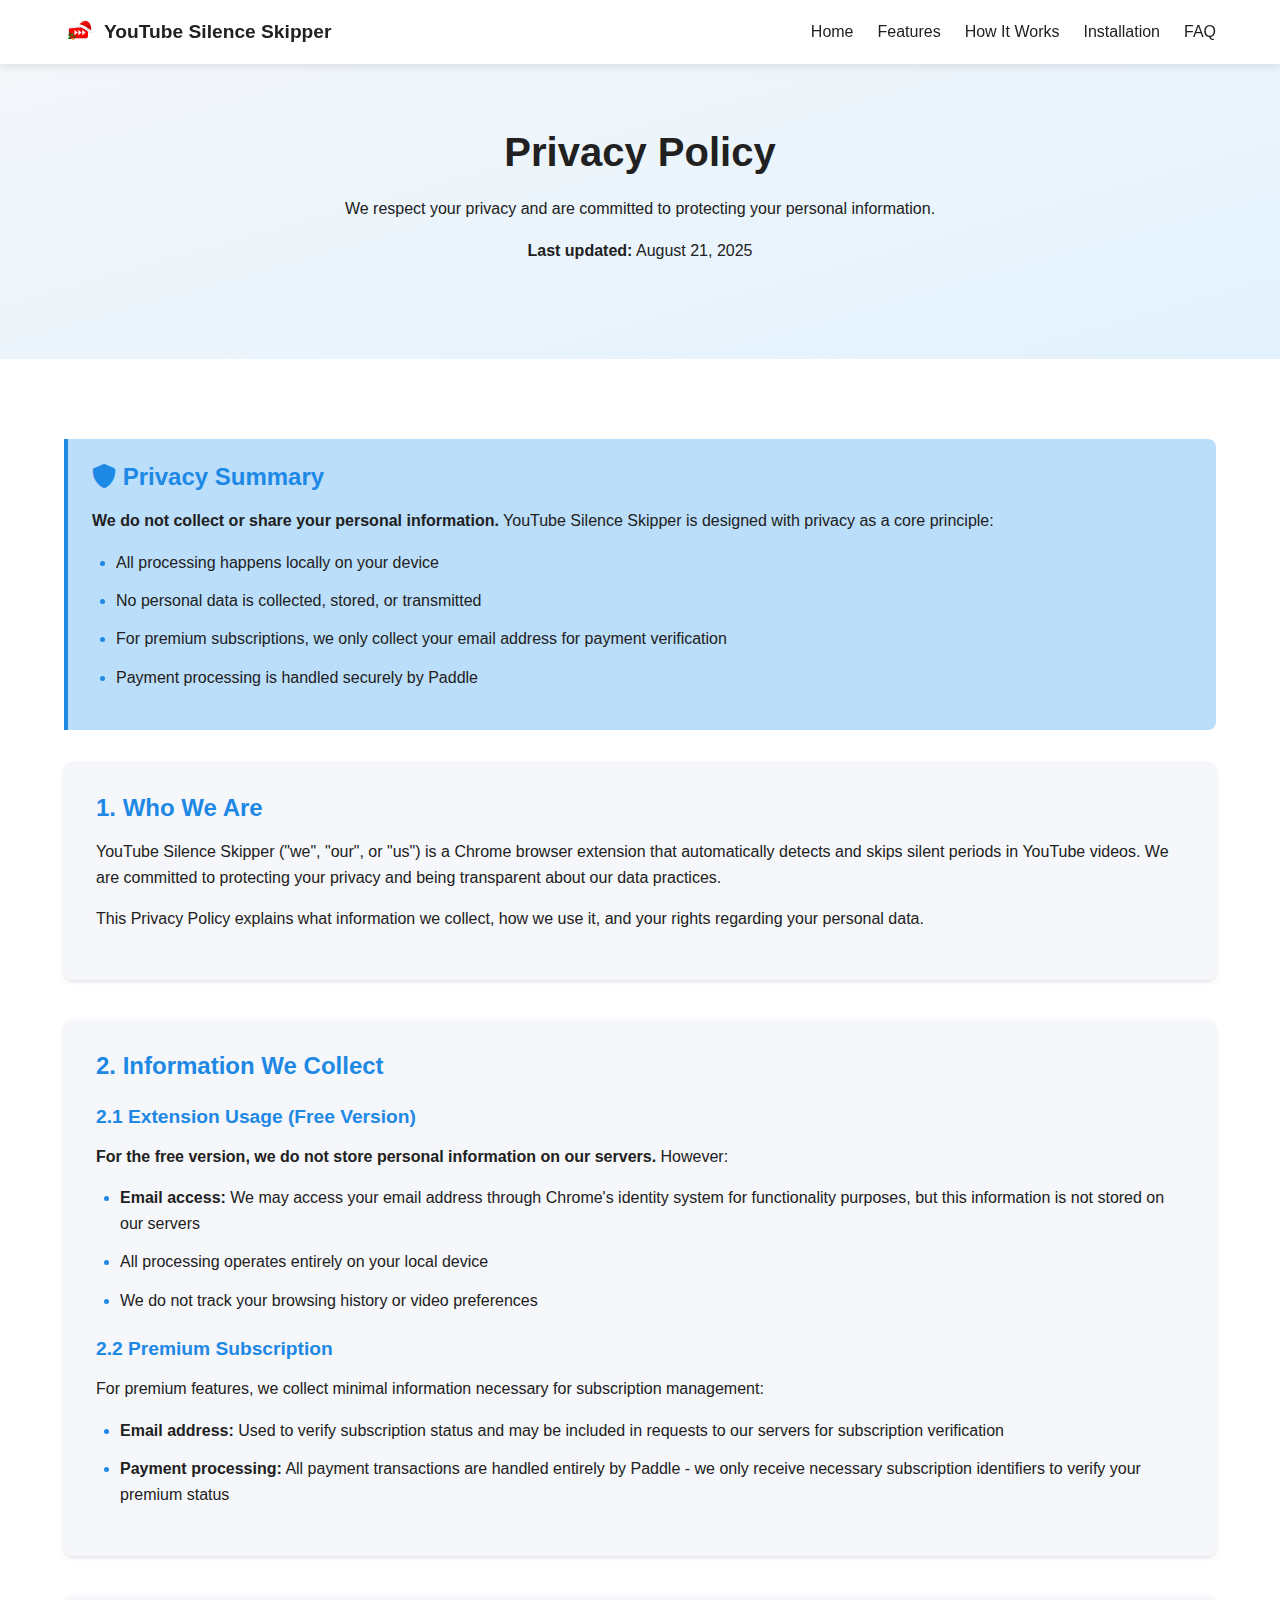
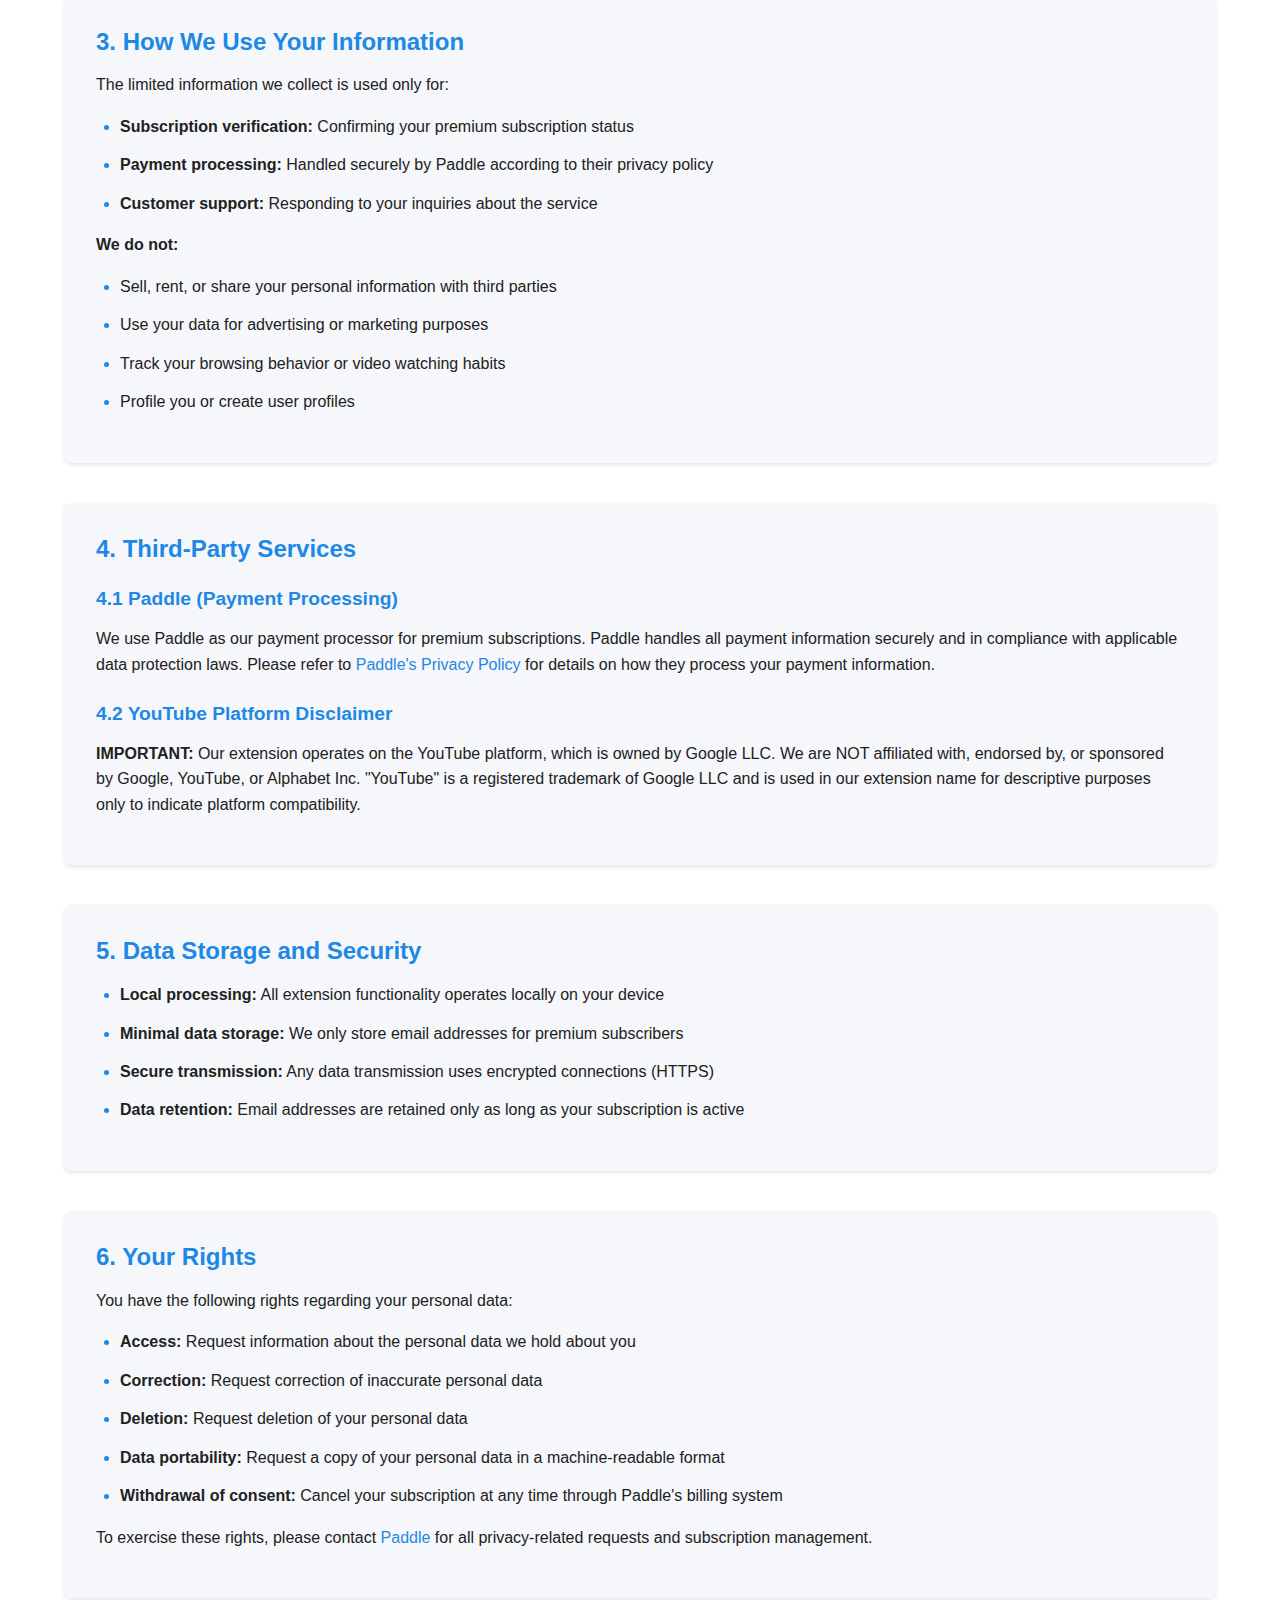
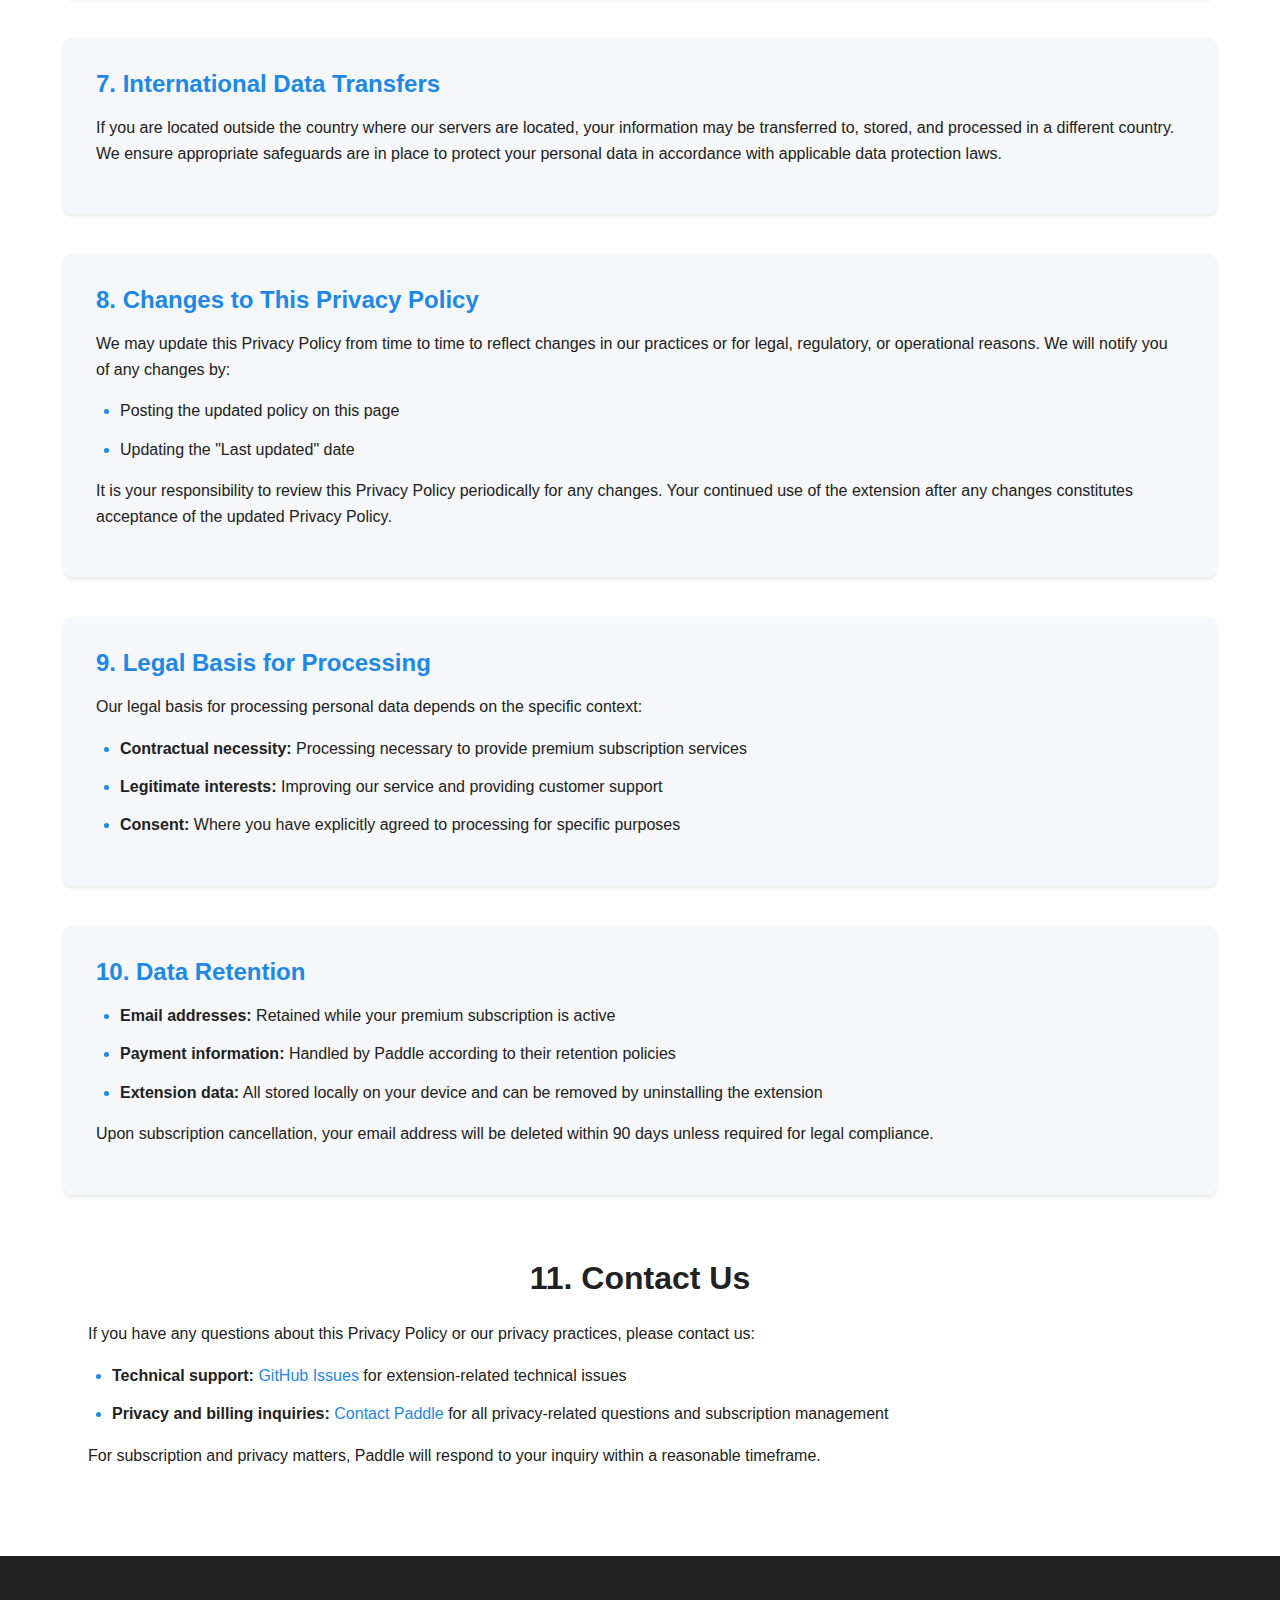
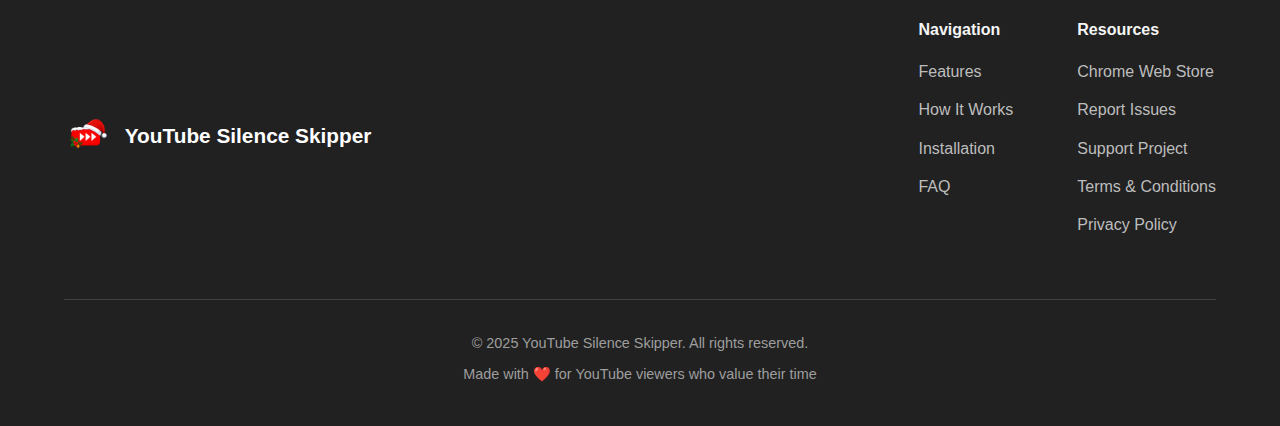
<file: privacy-policy-old.html>
<!DOCTYPE html>
<html lang="en">
<head>
  <meta charset="UTF-8">
  <meta name="viewport" content="width=device-width, initial-scale=1.0">
  <title>Privacy Policy - YouTube Silence Skipper</title>
  <meta name="description" content="Privacy Policy for YouTube Silence Skipper Chrome extension.">
  <link rel="stylesheet" href="styles.css">
  <link rel="icon" href="images/favicon-32x32.svg" type="image/svg+xml">
  <!-- Font Awesome for icons -->
  <link rel="stylesheet" href="https://cdnjs.cloudflare.com/ajax/libs/font-awesome/6.0.0/css/all.min.css">
  <style>
    .privacy-content {
      padding: 3rem 0;
      background-color: var(--background);
    }
    .privacy-section {
      margin-bottom: 2.5rem;
      background-color: var(--surface);
      padding: 2rem;
      border-radius: var(--radius);
      box-shadow: 0 2px 4px var(--shadow);
    }
    .privacy-section h2 {
      color: var(--primary);
      margin-bottom: 1rem;
      text-align: left;
      font-size: 1.5rem;
    }
    .privacy-list {
      margin: 1rem 0;
      padding-left: 1.5rem;
    }
    .privacy-list li {
      margin-bottom: 0.8rem;
      line-height: 1.6;
      list-style-type: disc;
    }
    .privacy-list li::marker {
      color: var(--primary);
    }
    .summary-box {
      background-color: var(--primary-light);
      border-left: 4px solid var(--primary);
      padding: 1.5rem;
      margin: 2rem 0;
      border-radius: 0 var(--radius) var(--radius) 0;
    }
    .summary-box h3 {
      color: var(--primary);
      margin-bottom: 1rem;
    }
    .contact-info {
      background-color: var(--secondary-light);
      padding: 1.5rem;
      border-radius: var(--radius);
      margin-top: 2rem;
    }
  </style>
</head>
<body>
  <!-- Navigation -->
  <nav class="navbar">
    <div class="container">
      <div class="logo">
        <img src="images/logo.png" alt="YouTube Silence Skipper Logo">
        <span>YouTube Silence Skipper</span>
      </div>
      <ul class="nav-links">
        <li><a href="index.html">Home</a></li>
        <li><a href="index.html#features">Features</a></li>
        <li><a href="index.html#how-it-works">How It Works</a></li>
        <li><a href="index.html#installation">Installation</a></li>
        <li><a href="index.html#faq">FAQ</a></li>
      </ul>
    </div>
  </nav>

  <!-- Privacy Policy Header -->
  <section class="hero">
    <div class="container">
      <div class="hero-content" style="text-align: center; width: 100%;">
        <h1>Privacy Policy</h1>
        <p>We respect your privacy and are committed to protecting your personal information.</p>
        <p><strong>Last updated:</strong> August 21, 2025</p>
      </div>
    </div>
  </section>

  <!-- Privacy Content -->
  <section class="privacy-content">
    <div class="container">
      
      <!-- Summary -->
      <div class="summary-box">
        <h3><i class="fas fa-shield-alt"></i> Privacy Summary</h3>
        <p><strong>We do not collect or share your personal information.</strong> YouTube Silence Skipper is designed with privacy as a core principle:</p>
        <ul class="privacy-list">
          <li>All processing happens locally on your device</li>
          <li>No personal data is collected, stored, or transmitted</li>
          <li>For premium subscriptions, we only collect your email address for payment verification</li>
          <li>Payment processing is handled securely by Paddle</li>
        </ul>
      </div>

      <div class="privacy-section">
        <h2>1. Who We Are</h2>
        <p>YouTube Silence Skipper ("we", "our", or "us") is a Chrome browser extension that automatically detects and skips silent periods in YouTube videos. We are committed to protecting your privacy and being transparent about our data practices.</p>
        <p>This Privacy Policy explains what information we collect, how we use it, and your rights regarding your personal data.</p>
      </div>

      <div class="privacy-section">
        <h2>2. Information We Collect</h2>
        
        <h3 style="color: var(--primary); margin: 1.5rem 0 1rem 0; font-size: 1.2rem;">2.1 Extension Usage (Free Version)</h3>
        <p><strong>For the free version, we do not store personal information on our servers.</strong> However:</p>
        <ul class="privacy-list">
          <li><strong>Email access:</strong> We may access your email address through Chrome's identity system for functionality purposes, but this information is not stored on our servers</li>
          <li>All processing operates entirely on your local device</li>
          <li>We do not track your browsing history or video preferences</li>
        </ul>

        <h3 style="color: var(--primary); margin: 1.5rem 0 1rem 0; font-size: 1.2rem;">2.2 Premium Subscription</h3>
        <p>For premium features, we collect minimal information necessary for subscription management:</p>
        <ul class="privacy-list">
          <li><strong>Email address:</strong> Used to verify subscription status and may be included in requests to our servers for subscription verification</li>
          <li><strong>Payment processing:</strong> All payment transactions are handled entirely by Paddle - we only receive necessary subscription identifiers to verify your premium status</li>
        </ul>
      </div>

      <div class="privacy-section">
        <h2>3. How We Use Your Information</h2>
        <p>The limited information we collect is used only for:</p>
        <ul class="privacy-list">
          <li><strong>Subscription verification:</strong> Confirming your premium subscription status</li>
          <li><strong>Payment processing:</strong> Handled securely by Paddle according to their privacy policy</li>
          <li><strong>Customer support:</strong> Responding to your inquiries about the service</li>
        </ul>
        <p><strong>We do not:</strong></p>
        <ul class="privacy-list">
          <li>Sell, rent, or share your personal information with third parties</li>
          <li>Use your data for advertising or marketing purposes</li>
          <li>Track your browsing behavior or video watching habits</li>
          <li>Profile you or create user profiles</li>
        </ul>
      </div>

      <div class="privacy-section">
        <h2>4. Third-Party Services</h2>
        
        <h3 style="color: var(--primary); margin: 1.5rem 0 1rem 0; font-size: 1.2rem;">4.1 Paddle (Payment Processing)</h3>
        <p>We use Paddle as our payment processor for premium subscriptions. Paddle handles all payment information securely and in compliance with applicable data protection laws. Please refer to <a href="https://www.paddle.com/legal/privacy" target="_blank">Paddle's Privacy Policy</a> for details on how they process your payment information.</p>

        <h3 style="color: var(--primary); margin: 1.5rem 0 1rem 0; font-size: 1.2rem;">4.2 YouTube Platform Disclaimer</h3>
        <p><strong>IMPORTANT:</strong> Our extension operates on the YouTube platform, which is owned by Google LLC. We are NOT affiliated with, endorsed by, or sponsored by Google, YouTube, or Alphabet Inc. "YouTube" is a registered trademark of Google LLC and is used in our extension name for descriptive purposes only to indicate platform compatibility.</p>
      </div>

      <div class="privacy-section">
        <h2>5. Data Storage and Security</h2>
        <ul class="privacy-list">
          <li><strong>Local processing:</strong> All extension functionality operates locally on your device</li>
          <li><strong>Minimal data storage:</strong> We only store email addresses for premium subscribers</li>
          <li><strong>Secure transmission:</strong> Any data transmission uses encrypted connections (HTTPS)</li>
          <li><strong>Data retention:</strong> Email addresses are retained only as long as your subscription is active</li>
        </ul>
      </div>

      <div class="privacy-section">
        <h2>6. Your Rights</h2>
        <p>You have the following rights regarding your personal data:</p>
        <ul class="privacy-list">
          <li><strong>Access:</strong> Request information about the personal data we hold about you</li>
          <li><strong>Correction:</strong> Request correction of inaccurate personal data</li>
          <li><strong>Deletion:</strong> Request deletion of your personal data</li>
          <li><strong>Data portability:</strong> Request a copy of your personal data in a machine-readable format</li>
          <li><strong>Withdrawal of consent:</strong> Cancel your subscription at any time through Paddle's billing system</li>
        </ul>
        <p>To exercise these rights, please contact <a href="https://paddle.net/" target="_blank">Paddle</a> for all privacy-related requests and subscription management.</p>
      </div>

      <div class="privacy-section">
        <h2>7. International Data Transfers</h2>
        <p>If you are located outside the country where our servers are located, your information may be transferred to, stored, and processed in a different country. We ensure appropriate safeguards are in place to protect your personal data in accordance with applicable data protection laws.</p>
      </div>

      <div class="privacy-section">
        <h2>8. Changes to This Privacy Policy</h2>
        <p>We may update this Privacy Policy from time to time to reflect changes in our practices or for legal, regulatory, or operational reasons. We will notify you of any changes by:</p>
        <ul class="privacy-list">
          <li>Posting the updated policy on this page</li>
          <li>Updating the "Last updated" date</li>
        </ul>
        <p>It is your responsibility to review this Privacy Policy periodically for any changes. Your continued use of the extension after any changes constitutes acceptance of the updated Privacy Policy.</p>
      </div>

      <div class="privacy-section">
        <h2>9. Legal Basis for Processing</h2>
        <p>Our legal basis for processing personal data depends on the specific context:</p>
        <ul class="privacy-list">
          <li><strong>Contractual necessity:</strong> Processing necessary to provide premium subscription services</li>
          <li><strong>Legitimate interests:</strong> Improving our service and providing customer support</li>
          <li><strong>Consent:</strong> Where you have explicitly agreed to processing for specific purposes</li>
        </ul>
      </div>

      <div class="privacy-section">
        <h2>10. Data Retention</h2>
        <ul class="privacy-list">
          <li><strong>Email addresses:</strong> Retained while your premium subscription is active</li>
          <li><strong>Payment information:</strong> Handled by Paddle according to their retention policies</li>
          <li><strong>Extension data:</strong> All stored locally on your device and can be removed by uninstalling the extension</li>
        </ul>
        <p>Upon subscription cancellation, your email address will be deleted within 90 days unless required for legal compliance.</p>
      </div>

      <div class="contact-info">
        <h2>11. Contact Us</h2>
        <p>If you have any questions about this Privacy Policy or our privacy practices, please contact us:</p>
        <ul class="privacy-list">
          <li><strong>Technical support:</strong> <a href="https://github.com/YouTube-Silence-Skipper/YouTube-Silence-Skipper.github.io/issues" target="_blank">GitHub Issues</a> for extension-related technical issues</li>
          <li><strong>Privacy and billing inquiries:</strong> <a href="https://paddle.net/" target="_blank">Contact Paddle</a> for all privacy-related questions and subscription management</li>
        </ul>
        <p>For subscription and privacy matters, Paddle will respond to your inquiry within a reasonable timeframe.</p>
      </div>

    </div>
  </section>

  <!-- Footer -->
  <footer>
    <div class="container">
      <div class="footer-content">
        <div class="footer-logo">
          <img src="images/logo.png" alt="YouTube Silence Skipper Logo">
          <span>YouTube Silence Skipper</span>
        </div>
        <div class="footer-links">
          <div class="footer-column">
            <h4>Navigation</h4>
            <ul>
              <li><a href="index.html#features">Features</a></li>
              <li><a href="index.html#how-it-works">How It Works</a></li>
              <li><a href="index.html#installation">Installation</a></li>
              <li><a href="index.html#faq">FAQ</a></li>
            </ul>
          </div>
          <div class="footer-column">
            <h4>Resources</h4>
            <ul>
              <li><a href="https://chromewebstore.google.com/detail/youtube-silence-skipper/ijlnjklmlhhfodgfpidpnccipnodohgl" target="_blank">Chrome Web Store</a></li>
              <li><a href="https://github.com/YouTube-Silence-Skipper/YouTube-Silence-Skipper.github.io/issues" target="_blank">Report Issues</a></li>
              <li><a href="https://ko-fi.com/leedonggeon1996" target="_blank">Support Project</a></li>
              <li><a href="terms-and-conditions.html">Terms & Conditions</a></li>
              <li><a href="privacy-policy.html">Privacy Policy</a></li>
            </ul>
          </div>
        </div>
      </div>
      <div class="footer-bottom">
        <p>&copy; 2025 YouTube Silence Skipper. All rights reserved.</p>
        <p>Made with ❤️ for YouTube viewers who value their time</p>
      </div>
    </div>
  </footer>

  <script src="script.js"></script>
</body>
</html>
</file>
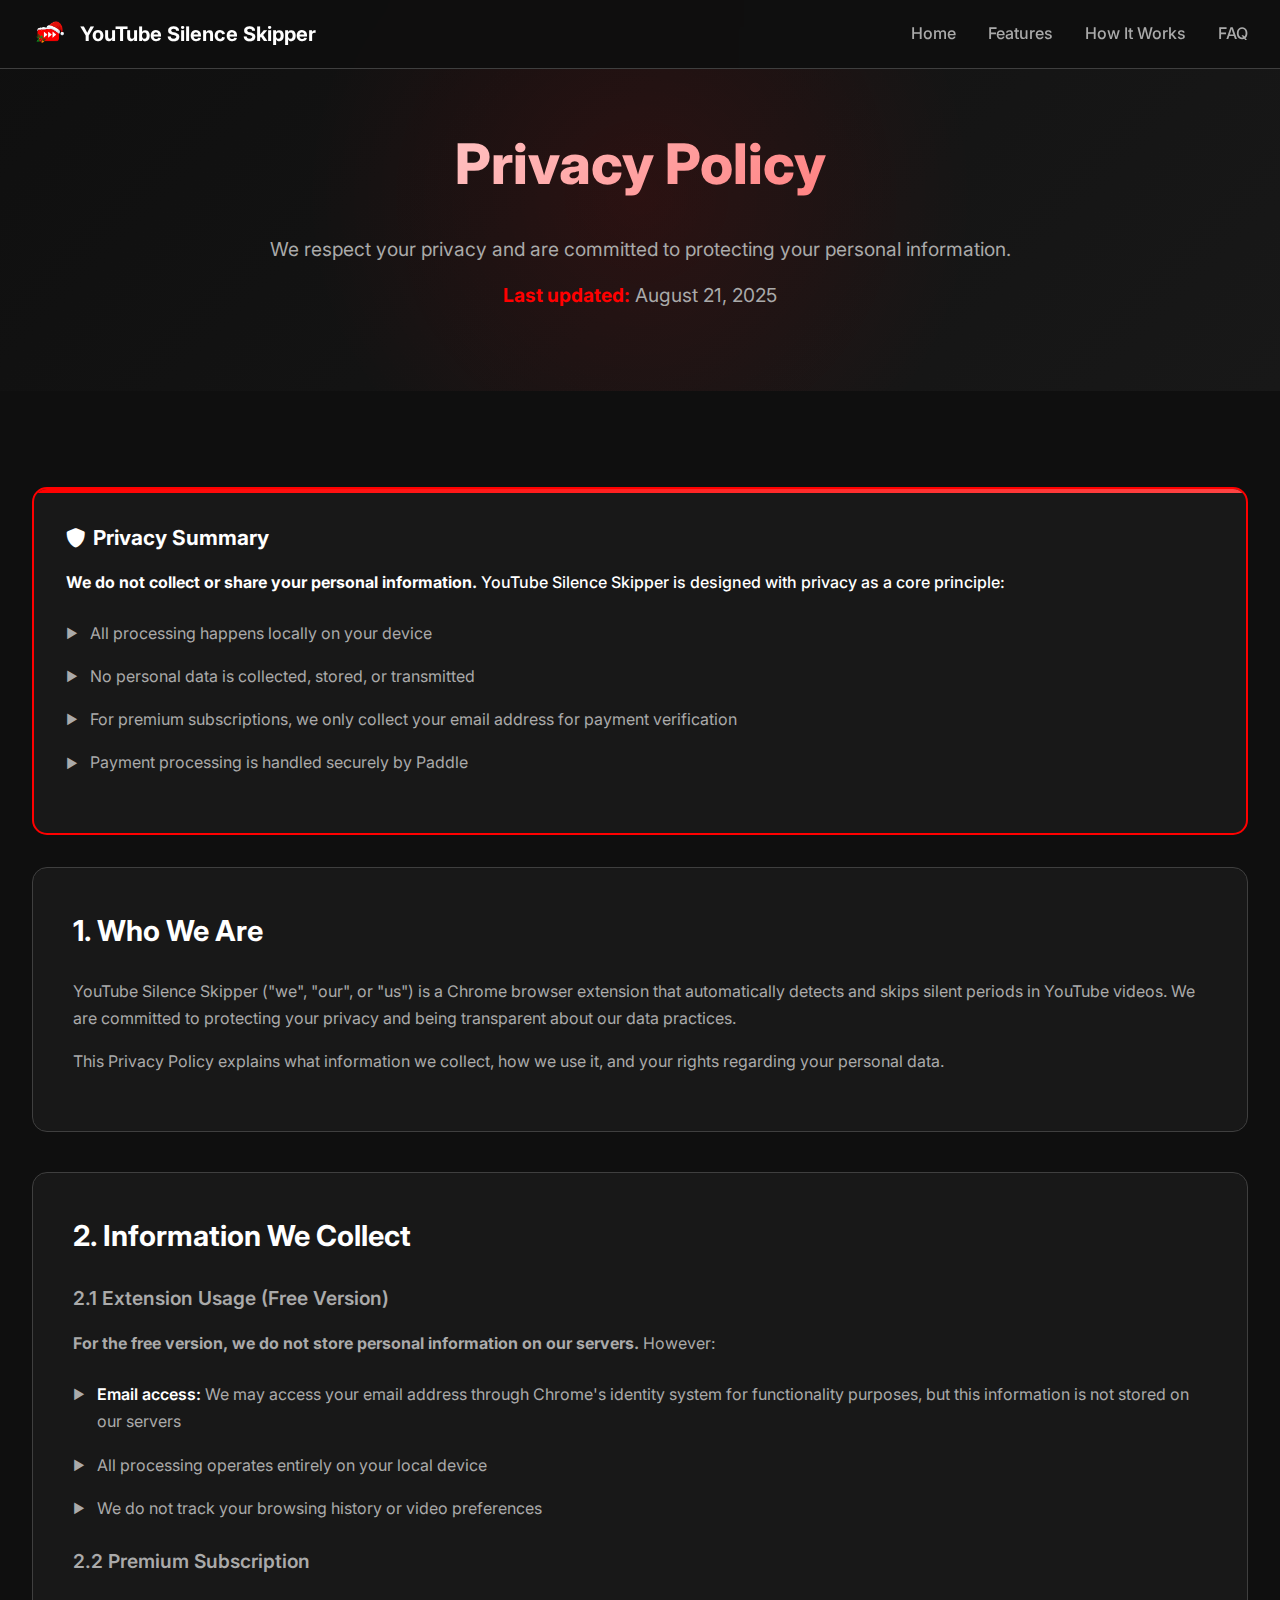
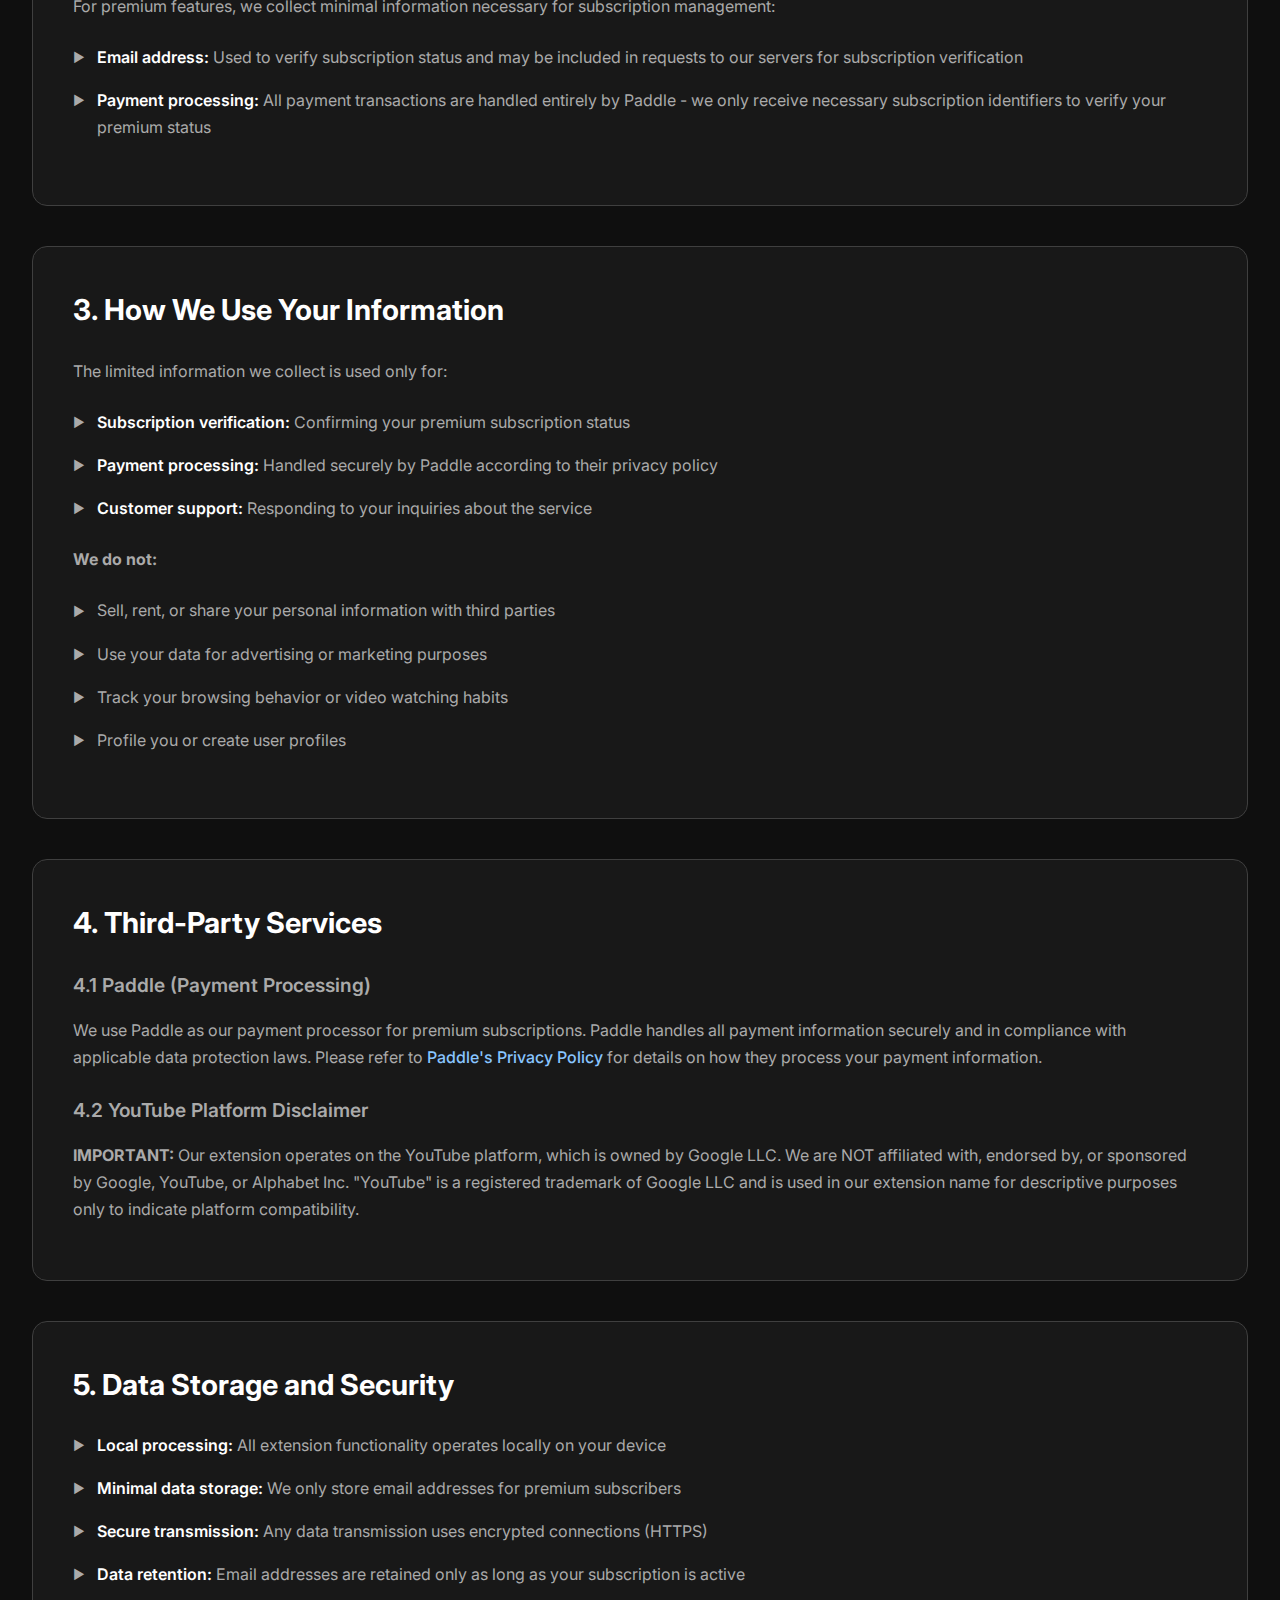
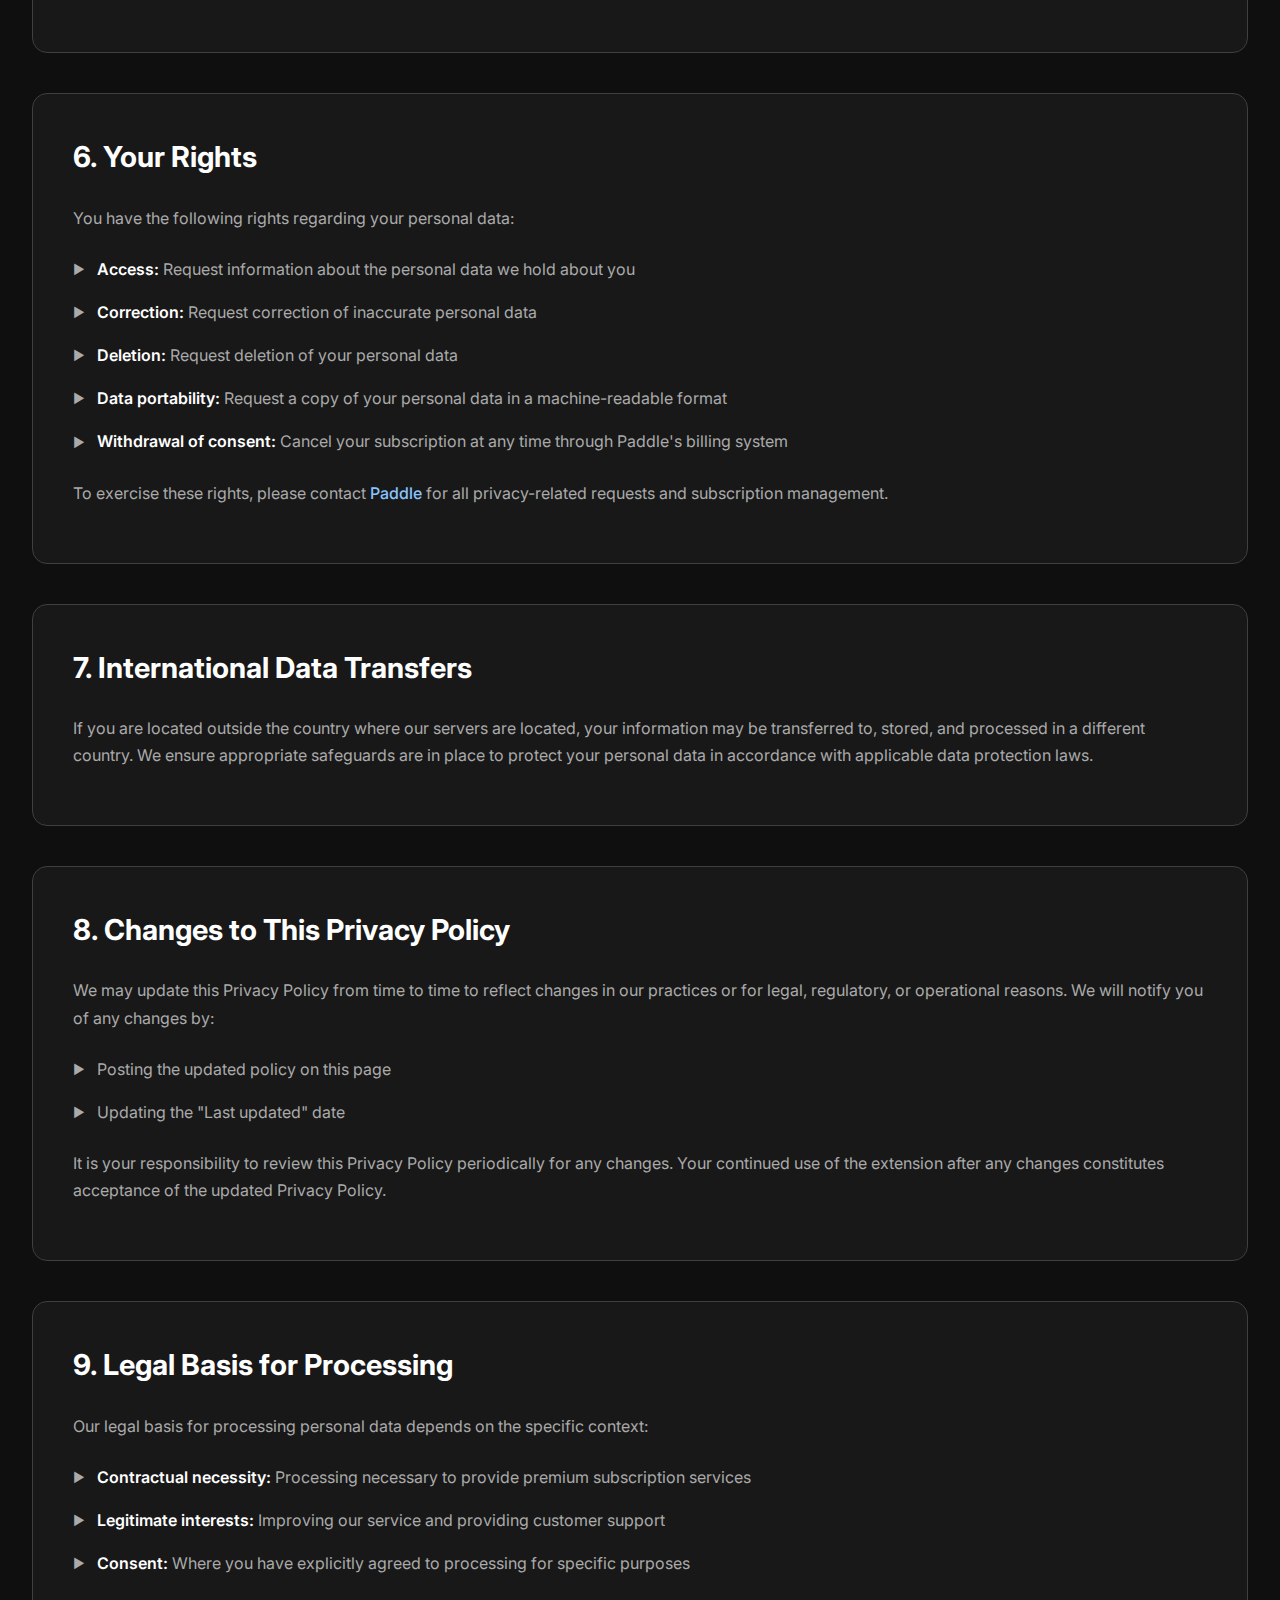
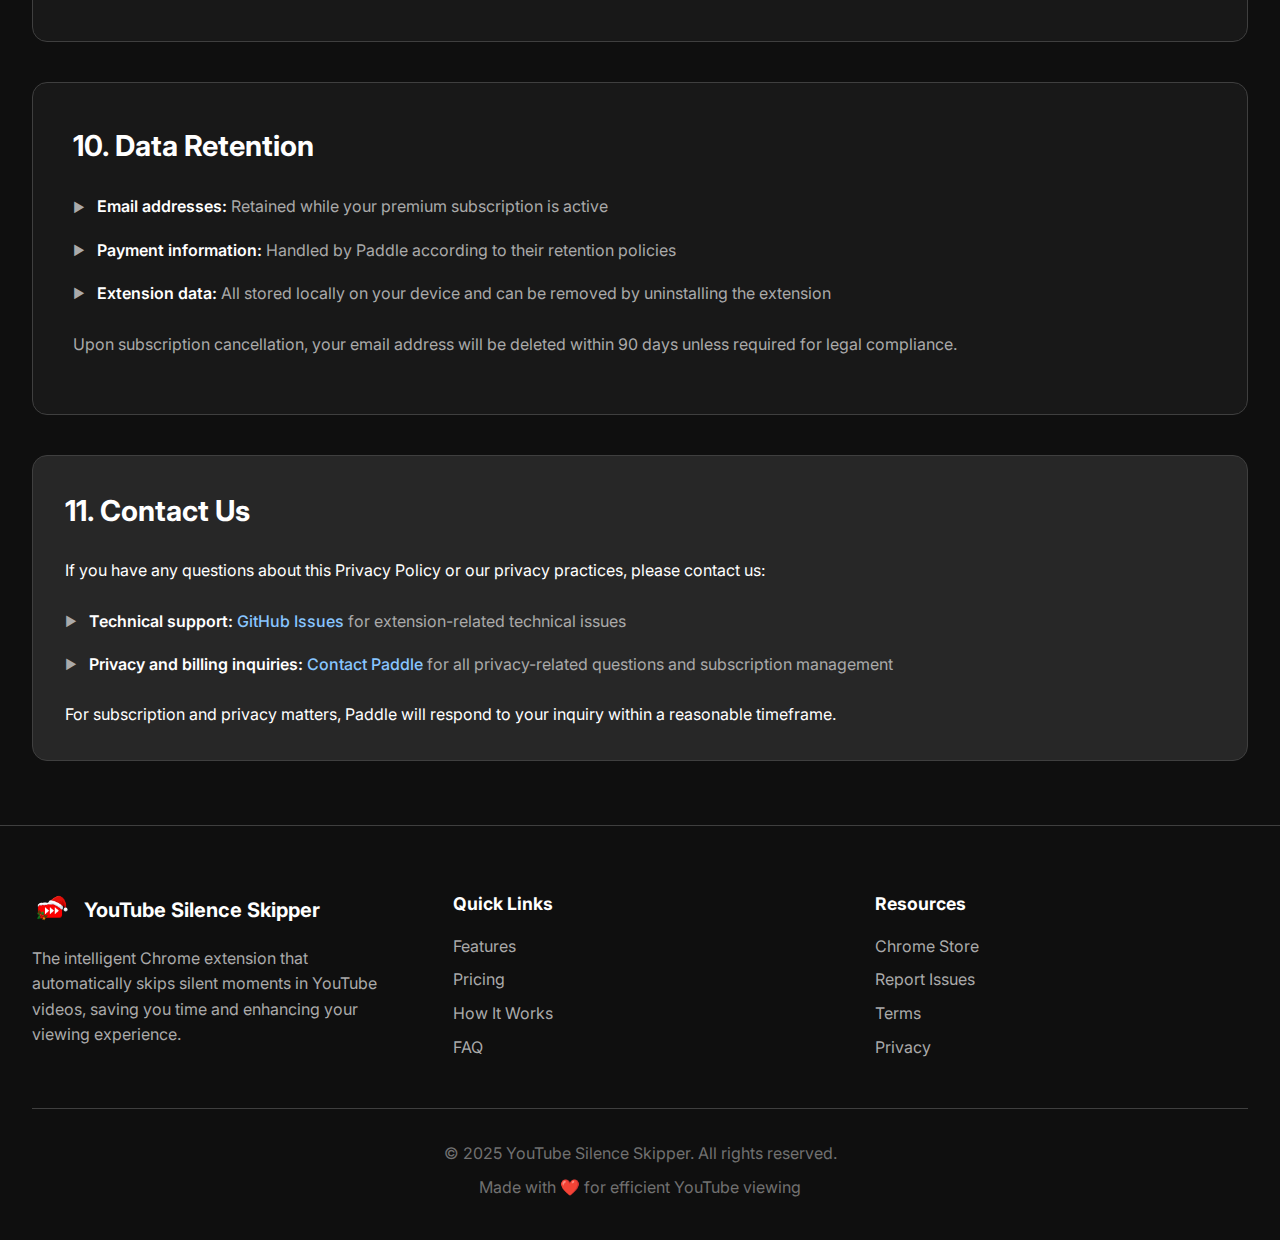
<file: privacy-policy.html>
<!DOCTYPE html>
<html lang="en">
<head>
  <meta charset="UTF-8">
  <meta name="viewport" content="width=device-width, initial-scale=1.0">
  <title>Privacy Policy - YouTube Silence Skipper</title>
  <meta name="description" content="Privacy Policy for YouTube Silence Skipper Chrome extension.">
  <link rel="icon" href="images/favicon-32x32.svg" type="image/svg+xml">
  <!-- Font Awesome for icons -->
  <link rel="stylesheet" href="https://cdnjs.cloudflare.com/ajax/libs/font-awesome/6.0.0/css/all.min.css">
  <!-- Google Fonts -->
  <link rel="preconnect" href="https://fonts.googleapis.com">
  <link rel="preconnect" href="https://fonts.gstatic.com" crossorigin>
  <link href="https://fonts.googleapis.com/css2?family=Inter:wght@300;400;500;600;700;800&display=swap" rel="stylesheet">

  <style>
    :root {
      --youtube-red: #ff0000;
      --youtube-dark-red: #cc0000;
      --youtube-light-red: #ff4444;
      --youtube-bg: #0f0f0f;
      --youtube-dark: #181818;
      --youtube-medium: #272727;
      --youtube-light: #3f3f3f;
      --text-primary: #ffffff;
      --text-secondary: #aaa;
      --text-muted: #717171;
      --border: #3f3f3f;
      --shadow: rgba(0, 0, 0, 0.3);
      --gradient-red: linear-gradient(135deg, #ff0000 0%, #ff4444 100%);
      --gradient-dark: linear-gradient(135deg, #0f0f0f 0%, #181818 100%);
      --transition: all 0.3s cubic-bezier(0.4, 0, 0.2, 1);
    }

    * {
      margin: 0;
      padding: 0;
      box-sizing: border-box;
    }

    body {
      font-family: 'Inter', -apple-system, BlinkMacSystemFont, 'Segoe UI', Roboto, sans-serif;
      background: var(--youtube-bg);
      color: var(--text-primary);
      line-height: 1.6;
      overflow-x: hidden;
    }

    html {
      scroll-behavior: smooth;
    }

    /* Navigation */
    .navbar {
      position: fixed;
      top: 0;
      left: 0;
      right: 0;
      background: rgba(15, 15, 15, 0.95);
      backdrop-filter: blur(10px);
      border-bottom: 1px solid var(--border);
      z-index: 1000;
      padding: 1rem 0;
    }

    .nav-container {
      max-width: 1400px;
      margin: 0 auto;
      padding: 0 2rem;
      display: flex;
      justify-content: space-between;
      align-items: center;
    }

    .logo {
      display: flex;
      align-items: center;
      gap: 0.75rem;
      font-size: 1.25rem;
      font-weight: 700;
      color: var(--text-primary);
      text-decoration: none;
    }

    .logo img {
      height: 36px;
      width: auto;
    }

    .nav-menu {
      display: flex;
      gap: 2rem;
      list-style: none;
    }

    .nav-menu a {
      color: var(--text-secondary);
      text-decoration: none;
      font-weight: 500;
      transition: var(--transition);
      position: relative;
    }

    .nav-menu a:hover {
      color: var(--youtube-red);
    }

    .nav-menu a::after {
      content: '';
      position: absolute;
      bottom: -4px;
      left: 0;
      width: 0;
      height: 2px;
      background: var(--youtube-red);
      transition: width 0.3s ease;
    }

    .nav-menu a:hover::after {
      width: 100%;
    }

    /* Hero Section */
    .hero {
      padding: 120px 0 80px;
      background: var(--gradient-dark);
      position: relative;
      overflow: hidden;
    }

    .hero::before {
      content: '';
      position: absolute;
      top: 0;
      left: 0;
      right: 0;
      bottom: 0;
      background: radial-gradient(circle at 50% 50%, rgba(255, 0, 0, 0.1) 0%, transparent 50%);
      pointer-events: none;
    }

    .container {
      max-width: 1400px;
      margin: 0 auto;
      padding: 0 2rem;
    }

    .hero-content {
      text-align: center;
      position: relative;
      z-index: 1;
    }

    .hero h1 {
      font-size: 3.5rem;
      font-weight: 800;
      margin-bottom: 1.5rem;
      background: linear-gradient(135deg, #ffffff 0%, #ff4444 100%);
      -webkit-background-clip: text;
      -webkit-text-fill-color: transparent;
      background-clip: text;
    }

    .hero p {
      font-size: 1.2rem;
      color: var(--text-secondary);
      margin-bottom: 1rem;
      line-height: 1.6;
    }

    .hero p:last-child {
      margin-bottom: 0;
    }

    .hero strong {
      color: var(--youtube-red);
    }

    /* Privacy Content */
    .privacy-content {
      padding: 4rem 0;
      background-color: var(--youtube-bg);
    }

    .privacy-section {
      margin-bottom: 2.5rem;
      background-color: var(--youtube-dark);
      padding: 2.5rem;
      border-radius: 15px;
      border: 1px solid var(--border);
      transition: var(--transition);
      position: relative;
      overflow: hidden;
    }

    .privacy-section::before {
      content: '';
      position: absolute;
      top: 0;
      left: 0;
      right: 0;
      height: 3px;
      background: var(--gradient-red);
      transform: scaleX(0);
      transition: transform 0.3s ease;
    }

    .privacy-section:hover::before {
      transform: scaleX(1);
    }

    .privacy-section:hover {
      border-color: rgba(255, 0, 0, 0.3);
      transform: translateY(-2px);
      box-shadow: 0 10px 30px rgba(0, 0, 0, 0.3);
    }

    .privacy-section h2 {
      color: var(--text-primary);
      margin-bottom: 1.5rem;
      text-align: left;
      font-size: 1.8rem;
      font-weight: 700;
    }

    .privacy-section h3 {
      color: var(--text-secondary);
      margin: 1.5rem 0 1rem 0;
      font-size: 1.2rem;
      font-weight: 600;
    }

    .privacy-section p {
      margin-bottom: 1rem;
      color: var(--text-secondary);
      line-height: 1.7;
    }

    .privacy-section a {
      color: #88c5ff;
      text-decoration: none;
      transition: var(--transition);
      font-weight: 500;
    }

    .privacy-section a:hover {
      color: var(--youtube-red);
      text-decoration: underline;
    }

    .privacy-list {
      margin: 1.5rem 0;
      padding-left: 0;
      list-style: none;
    }

    .privacy-list li {
      margin-bottom: 1rem;
      line-height: 1.7;
      padding-left: 1.5rem;
      position: relative;
      color: var(--text-secondary);
    }

    .privacy-list li::before {
      content: '▶';
      position: absolute;
      left: 0;
      color: var(--text-secondary);
      font-size: 0.8rem;
      top: 0.2rem;
    }

    .privacy-list li strong {
      color: var(--text-primary);
      font-weight: 600;
    }

    /* Summary Box */
    .summary-box {
      background: var(--youtube-dark);
      border: 2px solid var(--youtube-red);
      border-radius: 15px;
      padding: 2rem;
      margin: 2rem 0;
      position: relative;
      overflow: hidden;
    }

    .summary-box::before {
      content: '';
      position: absolute;
      top: 0;
      left: 0;
      width: 100%;
      height: 4px;
      background: var(--gradient-red);
    }

    .summary-box h3 {
      color: var(--text-primary);
      margin-bottom: 1rem;
      font-size: 1.3rem;
      display: flex;
      align-items: center;
      gap: 0.5rem;
    }

    .summary-box h3 i {
      font-size: 1.2rem;
    }

    .summary-box p {
      color: var(--text-primary);
      font-weight: 500;
      margin-bottom: 1rem;
    }

    /* Contact Info */
    .contact-info {
      background: var(--youtube-medium);
      border: 1px solid var(--border);
      padding: 2rem;
      border-radius: 15px;
      margin-top: 2rem;
    }

    .contact-info h2 {
      color: var(--text-primary);
      margin-bottom: 1.5rem;
      font-size: 1.8rem;
      font-weight: 700;
    }

    .contact-info a {
      color: #88c5ff;
      text-decoration: none;
      transition: var(--transition);
      font-weight: 500;
    }

    .contact-info a:hover {
      color: var(--youtube-red);
      text-decoration: underline;
    }

    /* Footer */
    .footer {
      background: var(--youtube-bg);
      border-top: 1px solid var(--border);
      padding: 4rem 0 2rem;
    }

    .footer-content {
      display: grid;
      grid-template-columns: 1fr 1fr 1fr;
      gap: 3rem;
      margin-bottom: 3rem;
    }

    .footer-brand {
      display: flex;
      align-items: center;
      gap: 0.75rem;
      margin-bottom: 1rem;
    }

    .footer-brand img {
      height: 40px;
      width: auto;
    }

    .footer-brand span {
      font-size: 1.25rem;
      font-weight: 700;
    }

    .footer-description {
      color: var(--text-secondary);
      line-height: 1.6;
    }

    .footer-links h4 {
      font-size: 1.1rem;
      font-weight: 700;
      margin-bottom: 1rem;
      color: var(--text-primary);
    }

    .footer-links ul {
      list-style: none;
      display: flex;
      flex-direction: column;
      gap: 0.5rem;
    }

    .footer-links a {
      color: var(--text-secondary);
      text-decoration: none;
      transition: var(--transition);
    }

    .footer-links a:hover {
      color: var(--youtube-red);
    }

    .footer-bottom {
      text-align: center;
      padding-top: 2rem;
      border-top: 1px solid var(--border);
      color: var(--text-muted);
    }

    .footer-bottom p {
      margin-bottom: 0.5rem;
    }

    /* Responsive Design */
    @media (max-width: 768px) {
      .nav-menu {
        display: none;
      }

      .hero h1 {
        font-size: 2.5rem;
      }

      .hero p {
        font-size: 1.1rem;
      }

      .privacy-section {
        padding: 1.5rem;
      }

      .privacy-section h2 {
        font-size: 1.5rem;
      }

      .footer-content {
        grid-template-columns: 1fr;
        gap: 2rem;
      }
    }

    @media (max-width: 480px) {
      .nav-container,
      .container {
        padding: 0 1rem;
      }

      .hero h1 {
        font-size: 2rem;
      }

      .privacy-section {
        padding: 1rem;
        margin-bottom: 1.5rem;
      }

      .summary-box {
        padding: 1.5rem;
      }
    }
  </style>
</head>
<body>
  <!-- Navigation -->
  <nav class="navbar">
    <div class="nav-container">
      <a href="index.html" class="logo">
        <img src="images/logo.png" alt="YouTube Silence Skipper Logo">
        <span>YouTube Silence Skipper</span>
      </a>
      <ul class="nav-menu">
        <li><a href="index.html">Home</a></li>
        <li><a href="index.html#features">Features</a></li>
        <li><a href="index.html#how-it-works">How It Works</a></li>
        <li><a href="index.html#faq">FAQ</a></li>
      </ul>
    </div>
  </nav>

  <!-- Privacy Policy Header -->
  <section class="hero">
    <div class="container">
      <div class="hero-content">
        <h1>Privacy Policy</h1>
        <p>We respect your privacy and are committed to protecting your personal information.</p>
        <p><strong>Last updated:</strong> August 21, 2025</p>
      </div>
    </div>
  </section>

  <!-- Privacy Content -->
  <section class="privacy-content">
    <div class="container">
      
      <!-- Summary -->
      <div class="summary-box">
        <h3><i class="fas fa-shield-alt"></i> Privacy Summary</h3>
        <p><strong>We do not collect or share your personal information.</strong> YouTube Silence Skipper is designed with privacy as a core principle:</p>
        <ul class="privacy-list">
          <li>All processing happens locally on your device</li>
          <li>No personal data is collected, stored, or transmitted</li>
          <li>For premium subscriptions, we only collect your email address for payment verification</li>
          <li>Payment processing is handled securely by Paddle</li>
        </ul>
      </div>

      <div class="privacy-section">
        <h2>1. Who We Are</h2>
        <p>YouTube Silence Skipper ("we", "our", or "us") is a Chrome browser extension that automatically detects and skips silent periods in YouTube videos. We are committed to protecting your privacy and being transparent about our data practices.</p>
        <p>This Privacy Policy explains what information we collect, how we use it, and your rights regarding your personal data.</p>
      </div>

      <div class="privacy-section">
        <h2>2. Information We Collect</h2>
        
        <h3>2.1 Extension Usage (Free Version)</h3>
        <p><strong>For the free version, we do not store personal information on our servers.</strong> However:</p>
        <ul class="privacy-list">
          <li><strong>Email access:</strong> We may access your email address through Chrome's identity system for functionality purposes, but this information is not stored on our servers</li>
          <li>All processing operates entirely on your local device</li>
          <li>We do not track your browsing history or video preferences</li>
        </ul>

        <h3>2.2 Premium Subscription</h3>
        <p>For premium features, we collect minimal information necessary for subscription management:</p>
        <ul class="privacy-list">
          <li><strong>Email address:</strong> Used to verify subscription status and may be included in requests to our servers for subscription verification</li>
          <li><strong>Payment processing:</strong> All payment transactions are handled entirely by Paddle - we only receive necessary subscription identifiers to verify your premium status</li>
        </ul>
      </div>

      <div class="privacy-section">
        <h2>3. How We Use Your Information</h2>
        <p>The limited information we collect is used only for:</p>
        <ul class="privacy-list">
          <li><strong>Subscription verification:</strong> Confirming your premium subscription status</li>
          <li><strong>Payment processing:</strong> Handled securely by Paddle according to their privacy policy</li>
          <li><strong>Customer support:</strong> Responding to your inquiries about the service</li>
        </ul>
        <p><strong>We do not:</strong></p>
        <ul class="privacy-list">
          <li>Sell, rent, or share your personal information with third parties</li>
          <li>Use your data for advertising or marketing purposes</li>
          <li>Track your browsing behavior or video watching habits</li>
          <li>Profile you or create user profiles</li>
        </ul>
      </div>

      <div class="privacy-section">
        <h2>4. Third-Party Services</h2>
        
        <h3>4.1 Paddle (Payment Processing)</h3>
        <p>We use Paddle as our payment processor for premium subscriptions. Paddle handles all payment information securely and in compliance with applicable data protection laws. Please refer to <a href="https://www.paddle.com/legal/privacy" target="_blank">Paddle's Privacy Policy</a> for details on how they process your payment information.</p>

        <h3>4.2 YouTube Platform Disclaimer</h3>
        <p><strong>IMPORTANT:</strong> Our extension operates on the YouTube platform, which is owned by Google LLC. We are NOT affiliated with, endorsed by, or sponsored by Google, YouTube, or Alphabet Inc. "YouTube" is a registered trademark of Google LLC and is used in our extension name for descriptive purposes only to indicate platform compatibility.</p>
      </div>

      <div class="privacy-section">
        <h2>5. Data Storage and Security</h2>
        <ul class="privacy-list">
          <li><strong>Local processing:</strong> All extension functionality operates locally on your device</li>
          <li><strong>Minimal data storage:</strong> We only store email addresses for premium subscribers</li>
          <li><strong>Secure transmission:</strong> Any data transmission uses encrypted connections (HTTPS)</li>
          <li><strong>Data retention:</strong> Email addresses are retained only as long as your subscription is active</li>
        </ul>
      </div>

      <div class="privacy-section">
        <h2>6. Your Rights</h2>
        <p>You have the following rights regarding your personal data:</p>
        <ul class="privacy-list">
          <li><strong>Access:</strong> Request information about the personal data we hold about you</li>
          <li><strong>Correction:</strong> Request correction of inaccurate personal data</li>
          <li><strong>Deletion:</strong> Request deletion of your personal data</li>
          <li><strong>Data portability:</strong> Request a copy of your personal data in a machine-readable format</li>
          <li><strong>Withdrawal of consent:</strong> Cancel your subscription at any time through Paddle's billing system</li>
        </ul>
        <p>To exercise these rights, please contact <a href="https://paddle.net/" target="_blank">Paddle</a> for all privacy-related requests and subscription management.</p>
      </div>

      <div class="privacy-section">
        <h2>7. International Data Transfers</h2>
        <p>If you are located outside the country where our servers are located, your information may be transferred to, stored, and processed in a different country. We ensure appropriate safeguards are in place to protect your personal data in accordance with applicable data protection laws.</p>
      </div>

      <div class="privacy-section">
        <h2>8. Changes to This Privacy Policy</h2>
        <p>We may update this Privacy Policy from time to time to reflect changes in our practices or for legal, regulatory, or operational reasons. We will notify you of any changes by:</p>
        <ul class="privacy-list">
          <li>Posting the updated policy on this page</li>
          <li>Updating the "Last updated" date</li>
        </ul>
        <p>It is your responsibility to review this Privacy Policy periodically for any changes. Your continued use of the extension after any changes constitutes acceptance of the updated Privacy Policy.</p>
      </div>

      <div class="privacy-section">
        <h2>9. Legal Basis for Processing</h2>
        <p>Our legal basis for processing personal data depends on the specific context:</p>
        <ul class="privacy-list">
          <li><strong>Contractual necessity:</strong> Processing necessary to provide premium subscription services</li>
          <li><strong>Legitimate interests:</strong> Improving our service and providing customer support</li>
          <li><strong>Consent:</strong> Where you have explicitly agreed to processing for specific purposes</li>
        </ul>
      </div>

      <div class="privacy-section">
        <h2>10. Data Retention</h2>
        <ul class="privacy-list">
          <li><strong>Email addresses:</strong> Retained while your premium subscription is active</li>
          <li><strong>Payment information:</strong> Handled by Paddle according to their retention policies</li>
          <li><strong>Extension data:</strong> All stored locally on your device and can be removed by uninstalling the extension</li>
        </ul>
        <p>Upon subscription cancellation, your email address will be deleted within 90 days unless required for legal compliance.</p>
      </div>

      <div class="contact-info">
        <h2>11. Contact Us</h2>
        <p>If you have any questions about this Privacy Policy or our privacy practices, please contact us:</p>
        <ul class="privacy-list">
          <li><strong>Technical support:</strong> <a href="https://github.com/YouTube-Silence-Skipper/YouTube-Silence-Skipper.github.io/issues" target="_blank">GitHub Issues</a> for extension-related technical issues</li>
          <li><strong>Privacy and billing inquiries:</strong> <a href="https://paddle.net/" target="_blank">Contact Paddle</a> for all privacy-related questions and subscription management</li>
        </ul>
        <p>For subscription and privacy matters, Paddle will respond to your inquiry within a reasonable timeframe.</p>
      </div>

    </div>
  </section>

  <!-- Footer -->
  <footer class="footer">
    <div class="container">
      <div class="footer-content">
        <div>
          <div class="footer-brand">
            <img src="images/logo.png" alt="YouTube Silence Skipper">
            <span>YouTube Silence Skipper</span>
          </div>
          <p class="footer-description">
            The intelligent Chrome extension that automatically skips silent moments in YouTube videos, 
            saving you time and enhancing your viewing experience.
          </p>
        </div>
        <div class="footer-links">
          <h4>Quick Links</h4>
          <ul>
            <li><a href="index.html#features">Features</a></li>
            <li><a href="index.html#pricing">Pricing</a></li>
            <li><a href="index.html#how-it-works">How It Works</a></li>
            <li><a href="index.html#faq">FAQ</a></li>
          </ul>
        </div>
        <div class="footer-links">
          <h4>Resources</h4>
          <ul>
            <li><a href="https://chromewebstore.google.com/detail/youtube-silence-skipper/ijlnjklmlhhfodgfpidpnccipnodohgl">Chrome Store</a></li>
            <li><a href="https://github.com/YouTube-Silence-Skipper/YouTube-Silence-Skipper.github.io/issues">Report Issues</a></li>
            <li><a href="terms-and-conditions.html">Terms</a></li>
            <li><a href="privacy-policy.html">Privacy</a></li>
          </ul>
        </div>
      </div>
      <div class="footer-bottom">
        <p>&copy; 2025 YouTube Silence Skipper. All rights reserved.</p>
        <p>Made with ❤️ for efficient YouTube viewing</p>
      </div>
    </div>
  </footer>

  <script>
    // Smooth scrolling for navigation links
    document.querySelectorAll('a[href^="#"]').forEach(anchor => {
      anchor.addEventListener('click', function (e) {
        e.preventDefault();
        const target = document.querySelector(this.getAttribute('href'));
        if (target) {
          target.scrollIntoView({
            behavior: 'smooth',
            block: 'start'
          });
        }
      });
    });

    // Add navbar background on scroll
    window.addEventListener('scroll', function() {
      const navbar = document.querySelector('.navbar');
      if (window.scrollY > 50) {
        navbar.style.background = 'rgba(15, 15, 15, 0.98)';
      } else {
        navbar.style.background = 'rgba(15, 15, 15, 0.95)';
      }
    });
  </script>
</body>
</html>
</file>
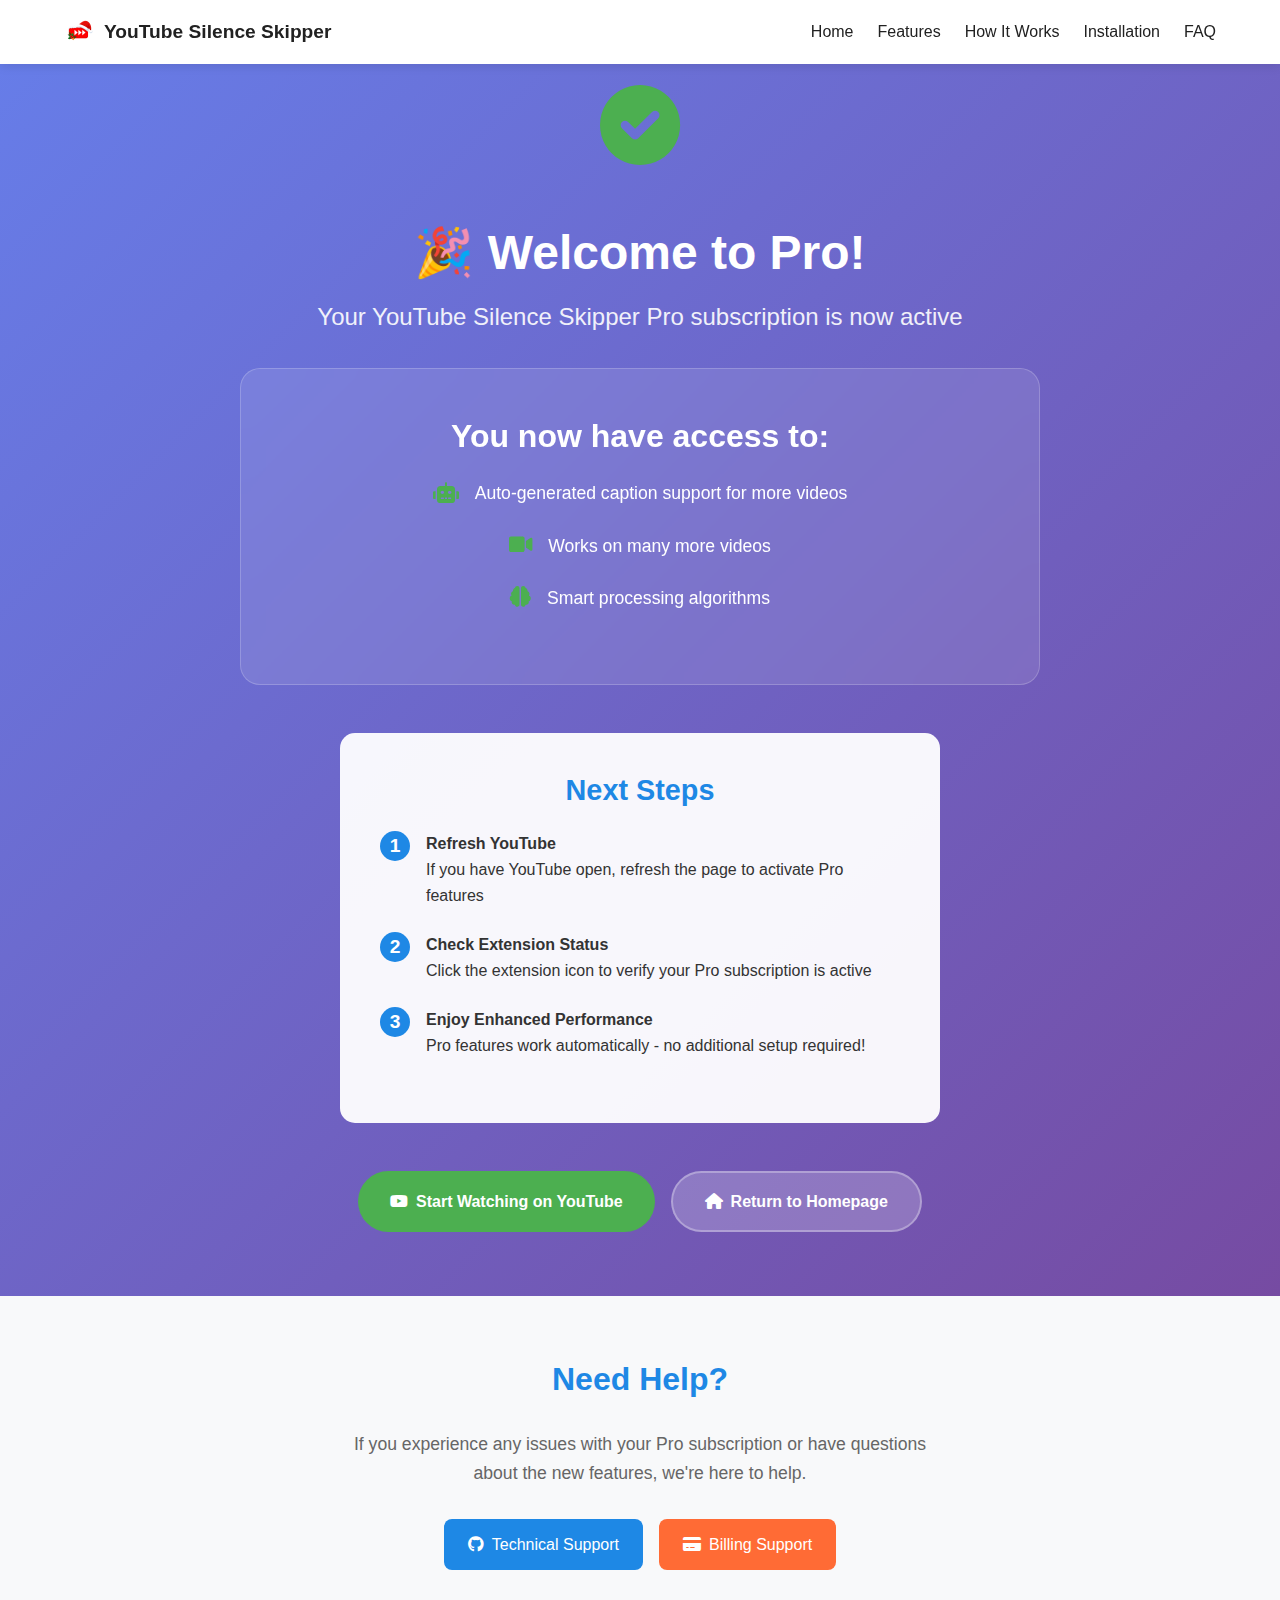
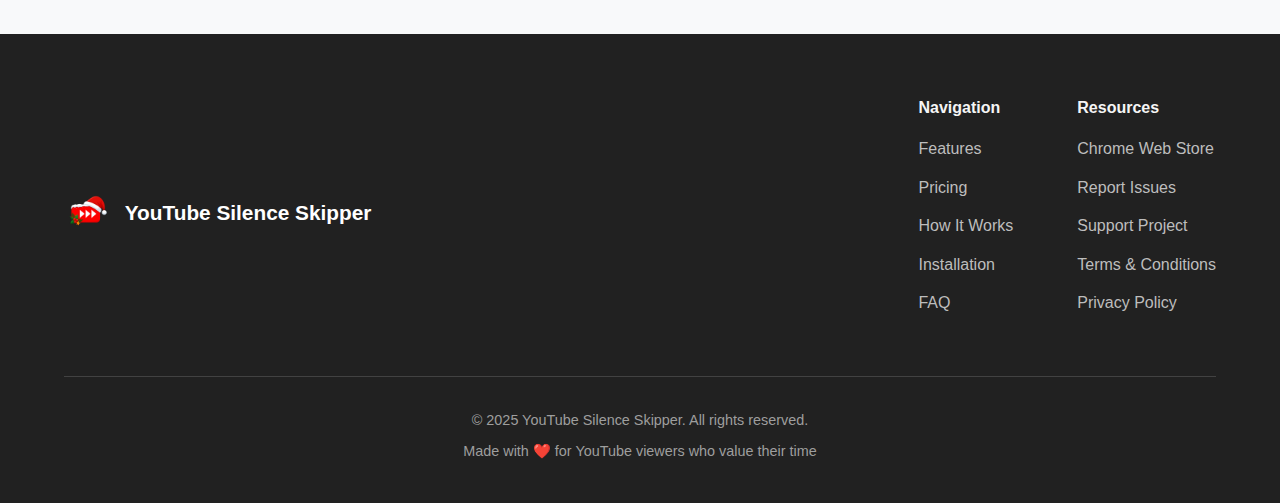
<file: pro-success-old.html>
<!DOCTYPE html>
<html lang="en">
<head>
  <meta charset="UTF-8">
  <meta name="viewport" content="width=device-width, initial-scale=1.0">
  <title>Welcome to Pro! - YouTube Silence Skipper</title>
  <meta name="description" content="Welcome to YouTube Silence Skipper Pro! Your subscription is now active.">
  <link rel="stylesheet" href="styles.css">
  <link rel="icon" href="images/favicon-32x32.svg" type="image/svg+xml">
  <!-- Font Awesome for icons -->
  <link rel="stylesheet" href="https://cdnjs.cloudflare.com/ajax/libs/font-awesome/6.0.0/css/all.min.css">
  <style>
    .success-content {
      padding: 4rem 0;
      background: linear-gradient(135deg, #667eea 0%, #764ba2 100%);
      min-height: 80vh;
      display: flex;
      align-items: center;
    }
    .success-container {
      max-width: 800px;
      margin: 0 auto;
      text-align: center;
      color: white;
    }
    .success-icon {
      font-size: 5rem;
      color: #4CAF50;
      margin-bottom: 2rem;
      animation: bounce 2s infinite;
    }
    @keyframes bounce {
      0%, 20%, 50%, 80%, 100% {
        transform: translateY(0);
      }
      40% {
        transform: translateY(-30px);
      }
      60% {
        transform: translateY(-15px);
      }
    }
    .success-title {
      font-size: 3rem;
      margin-bottom: 1rem;
      font-weight: bold;
    }
    .success-subtitle {
      font-size: 1.5rem;
      margin-bottom: 2rem;
      opacity: 0.9;
    }
    .success-card {
      background: rgba(255, 255, 255, 0.1);
      backdrop-filter: blur(10px);
      border-radius: 20px;
      padding: 3rem;
      margin: 2rem 0;
      border: 1px solid rgba(255, 255, 255, 0.2);
    }
    .feature-highlight {
      display: flex;
      align-items: center;
      justify-content: center;
      margin: 1.5rem 0;
      font-size: 1.1rem;
    }
    .feature-highlight i {
      color: #4CAF50;
      margin-right: 1rem;
      font-size: 1.3rem;
    }
    .next-steps {
      background: rgba(255, 255, 255, 0.95);
      color: #333;
      border-radius: 15px;
      padding: 2.5rem;
      margin: 3rem auto;
      max-width: 600px;
    }
    .next-steps h3 {
      color: var(--primary);
      margin-bottom: 1.5rem;
      font-size: 1.8rem;
    }
    .step-item {
      display: flex;
      align-items: flex-start;
      margin-bottom: 1.5rem;
      text-align: left;
    }
    .step-number {
      background: var(--primary);
      color: white;
      width: 30px;
      height: 30px;
      border-radius: 50%;
      display: flex;
      align-items: center;
      justify-content: center;
      font-weight: bold;
      margin-right: 1rem;
      flex-shrink: 0;
    }
    .success-buttons {
      margin-top: 3rem;
      display: flex;
      gap: 1rem;
      justify-content: center;
      flex-wrap: wrap;
    }
    .btn-success {
      background: #4CAF50;
      color: white;
      padding: 1rem 2rem;
      border-radius: 50px;
      text-decoration: none;
      font-weight: bold;
      transition: all 0.3s ease;
      display: inline-flex;
      align-items: center;
      gap: 0.5rem;
    }
    .btn-success:hover {
      background: #45a049;
      transform: translateY(-2px);
      box-shadow: 0 5px 15px rgba(76, 175, 80, 0.3);
    }
    .btn-secondary-white {
      background: rgba(255, 255, 255, 0.2);
      color: white;
      padding: 1rem 2rem;
      border-radius: 50px;
      text-decoration: none;
      font-weight: bold;
      transition: all 0.3s ease;
      border: 2px solid rgba(255, 255, 255, 0.3);
      display: inline-flex;
      align-items: center;
      gap: 0.5rem;
    }
    .btn-secondary-white:hover {
      background: rgba(255, 255, 255, 0.3);
      transform: translateY(-2px);
    }
  </style>
</head>
<body>
  <!-- Navigation -->
  <nav class="navbar">
    <div class="container">
      <div class="logo">
        <img src="images/logo.png" alt="YouTube Silence Skipper Logo">
        <span>YouTube Silence Skipper</span>
      </div>
      <ul class="nav-links">
        <li><a href="index.html">Home</a></li>
        <li><a href="index.html#features">Features</a></li>
        <li><a href="index.html#how-it-works">How It Works</a></li>
        <li><a href="index.html#installation">Installation</a></li>
        <li><a href="index.html#faq">FAQ</a></li>
      </ul>
    </div>
  </nav>

  <!-- Success Content -->
  <section class="success-content">
    <div class="container">
      <div class="success-container">
        <div class="success-icon">
          <i class="fas fa-check-circle"></i>
        </div>
        <h1 class="success-title">🎉 Welcome to Pro!</h1>
        <p class="success-subtitle">Your YouTube Silence Skipper Pro subscription is now active</p>
        
        <div class="success-card">
          <h2>You now have access to:</h2>
          <div class="feature-highlight">
            <i class="fas fa-robot"></i>
            <span>Auto-generated caption support for more videos</span>
          </div>
          <div class="feature-highlight">
            <i class="fas fa-video"></i>
            <span>Works on many more videos</span>
          </div>
          <div class="feature-highlight">
            <i class="fas fa-brain"></i>
            <span>Smart processing algorithms</span>
          </div>
        </div>

        <div class="next-steps">
          <h3>Next Steps</h3>
          <div class="step-item">
            <div class="step-number">1</div>
            <div>
              <strong>Refresh YouTube</strong><br>
              If you have YouTube open, refresh the page to activate Pro features
            </div>
          </div>
          <div class="step-item">
            <div class="step-number">2</div>
            <div>
              <strong>Check Extension Status</strong><br>
              Click the extension icon to verify your Pro subscription is active
            </div>
          </div>
          <div class="step-item">
            <div class="step-number">3</div>
            <div>
              <strong>Enjoy Enhanced Performance</strong><br>
              Pro features work automatically - no additional setup required!
            </div>
          </div>
        </div>

        <div class="success-buttons">
          <a href="https://youtube.com" target="_blank" class="btn-success">
            <i class="fab fa-youtube"></i>
            Start Watching on YouTube
          </a>
          <a href="index.html" class="btn-secondary-white">
            <i class="fas fa-home"></i>
            Return to Homepage
          </a>
        </div>
      </div>
    </div>
  </section>

  <!-- Support Section -->
  <section style="background: #f8f9fa; padding: 4rem 0;">
    <div class="container">
      <div style="text-align: center; max-width: 600px; margin: 0 auto;">
        <h2 style="color: var(--primary); margin-bottom: 2rem;">Need Help?</h2>
        <p style="font-size: 1.1rem; color: #666; margin-bottom: 2rem;">
          If you experience any issues with your Pro subscription or have questions about the new features, we're here to help.
        </p>
        <div style="display: flex; gap: 1rem; justify-content: center; flex-wrap: wrap;">
          <a href="https://github.com/YouTube-Silence-Skipper/YouTube-Silence-Skipper.github.io/issues" target="_blank" style="display: inline-flex; align-items: center; gap: 0.5rem; background: var(--primary); color: white; padding: 0.8rem 1.5rem; border-radius: 8px; text-decoration: none; transition: all 0.3s ease;">
            <i class="fab fa-github"></i>
            Technical Support
          </a>
          <a href="https://paddle.net/" target="_blank" style="display: inline-flex; align-items: center; gap: 0.5rem; background: #FF6B35; color: white; padding: 0.8rem 1.5rem; border-radius: 8px; text-decoration: none; transition: all 0.3s ease;">
            <i class="fas fa-credit-card"></i>
            Billing Support
          </a>
        </div>
      </div>
    </div>
  </section>

  <!-- Footer -->
  <footer>
    <div class="container">
      <div class="footer-content">
        <div class="footer-logo">
          <img src="images/logo.png" alt="YouTube Silence Skipper Logo">
          <span>YouTube Silence Skipper</span>
        </div>
        <div class="footer-links">
          <div class="footer-column">
            <h4>Navigation</h4>
            <ul>
              <li><a href="index.html#features">Features</a></li>
              <li><a href="index.html#pricing">Pricing</a></li>
              <li><a href="index.html#how-it-works">How It Works</a></li>
              <li><a href="index.html#installation">Installation</a></li>
              <li><a href="index.html#faq">FAQ</a></li>
            </ul>
          </div>
          <div class="footer-column">
            <h4>Resources</h4>
            <ul>
              <li><a href="https://chromewebstore.google.com/detail/youtube-silence-skipper/ijlnjklmlhhfodgfpidpnccipnodohgl" target="_blank">Chrome Web Store</a></li>
              <li><a href="https://github.com/YouTube-Silence-Skipper/YouTube-Silence-Skipper.github.io/issues" target="_blank">Report Issues</a></li>
              <li><a href="https://ko-fi.com/leedonggeon1996" target="_blank">Support Project</a></li>
              <li><a href="terms-and-conditions.html">Terms & Conditions</a></li>
              <li><a href="privacy-policy.html">Privacy Policy</a></li>
            </ul>
          </div>
        </div>
      </div>
      <div class="footer-bottom">
        <p>&copy; 2025 YouTube Silence Skipper. All rights reserved.</p>
        <p>Made with ❤️ for YouTube viewers who value their time</p>
      </div>
    </div>
  </footer>

  <script>
    // Add some celebration effects
    document.addEventListener('DOMContentLoaded', function() {
      // Create confetti effect
      function createConfetti() {
        const colors = ['#ff6b6b', '#4ecdc4', '#45b7d1', '#96ceb4', '#ffeaa7'];
        const confetti = document.createElement('div');
        confetti.style.position = 'fixed';
        confetti.style.left = Math.random() * 100 + 'vw';
        confetti.style.top = '-10px';
        confetti.style.width = '10px';
        confetti.style.height = '10px';
        confetti.style.backgroundColor = colors[Math.floor(Math.random() * colors.length)];
        confetti.style.animation = 'confetti-fall 3s linear forwards';
        confetti.style.zIndex = '1000';
        document.body.appendChild(confetti);

        setTimeout(() => {
          confetti.remove();
        }, 3000);
      }

      // Add confetti CSS animation
      const style = document.createElement('style');
      style.textContent = `
        @keyframes confetti-fall {
          0% {
            transform: translateY(-10px) rotate(0deg);
            opacity: 1;
          }
          100% {
            transform: translateY(100vh) rotate(360deg);
            opacity: 0;
          }
        }
      `;
      document.head.appendChild(style);

      // Create confetti for first few seconds
      for (let i = 0; i < 30; i++) {
        setTimeout(createConfetti, i * 100);
      }
    });
  </script>
</body>
</html>
</file>
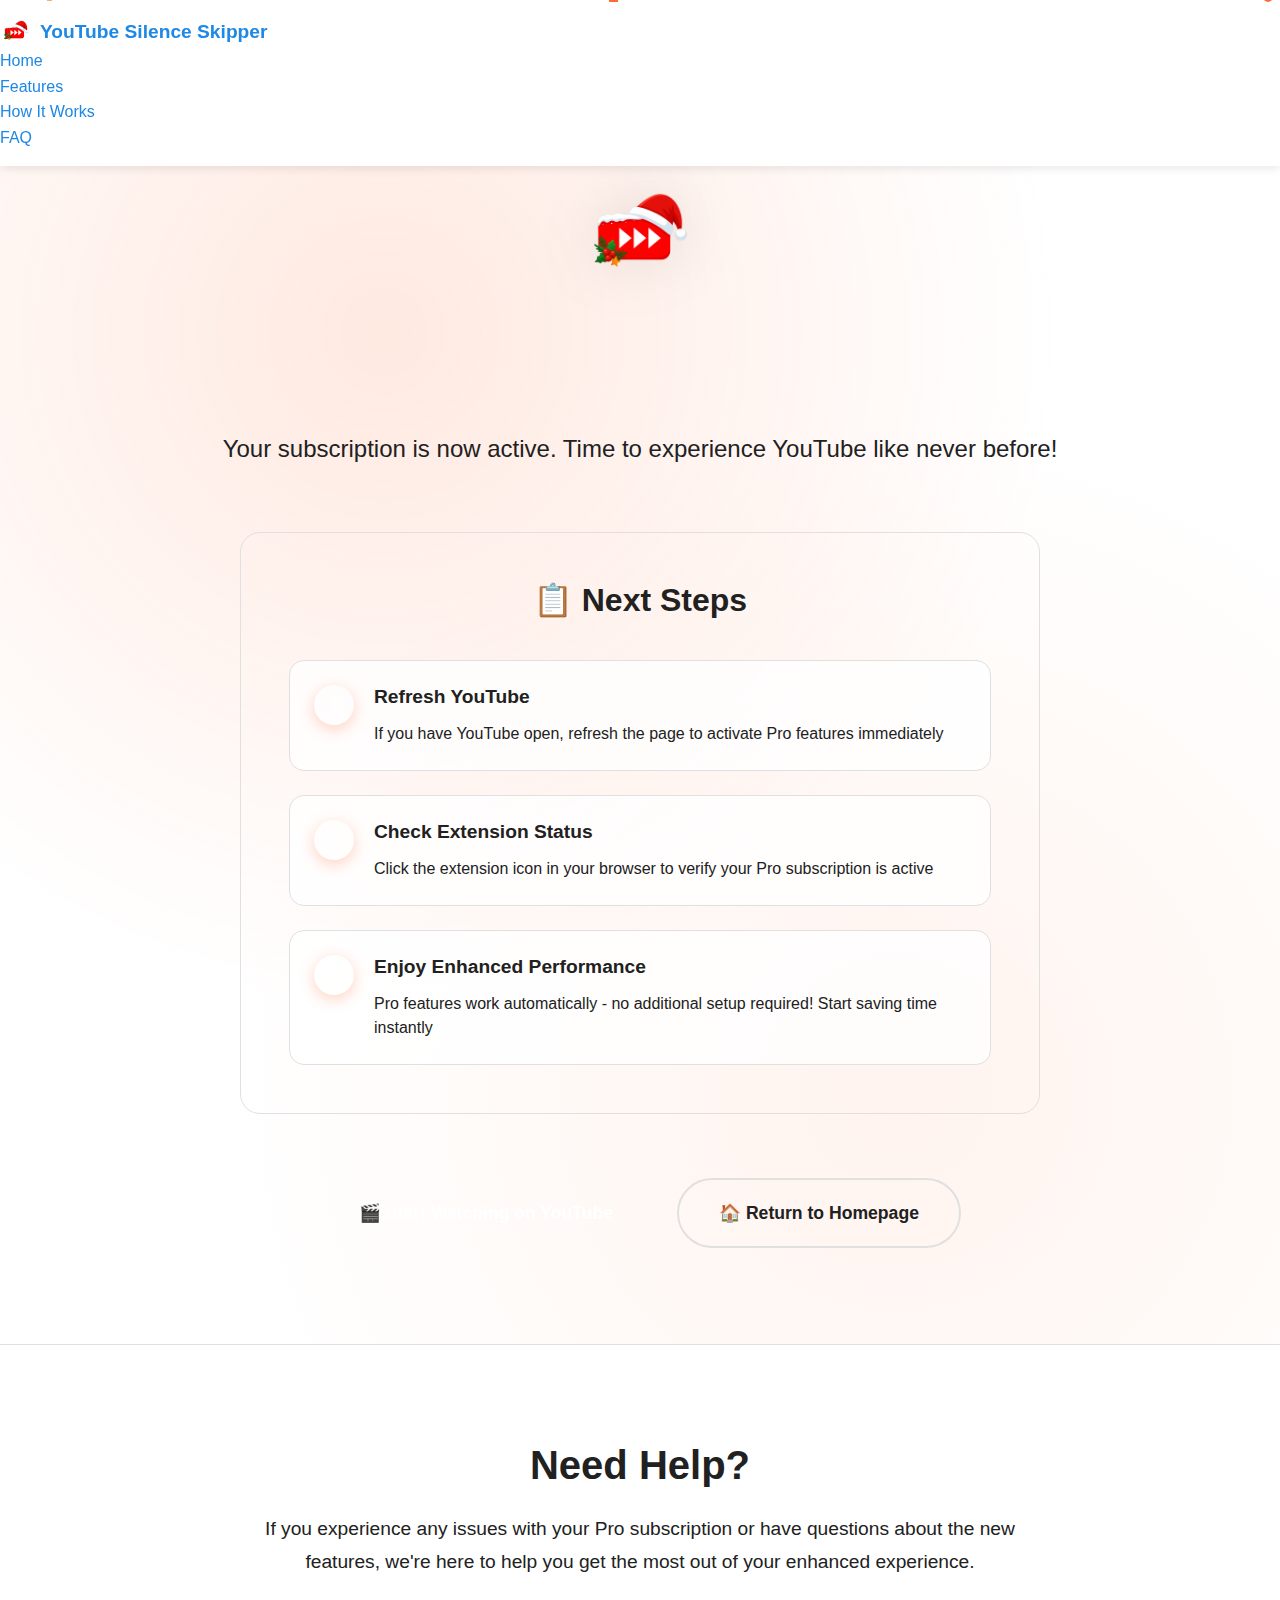
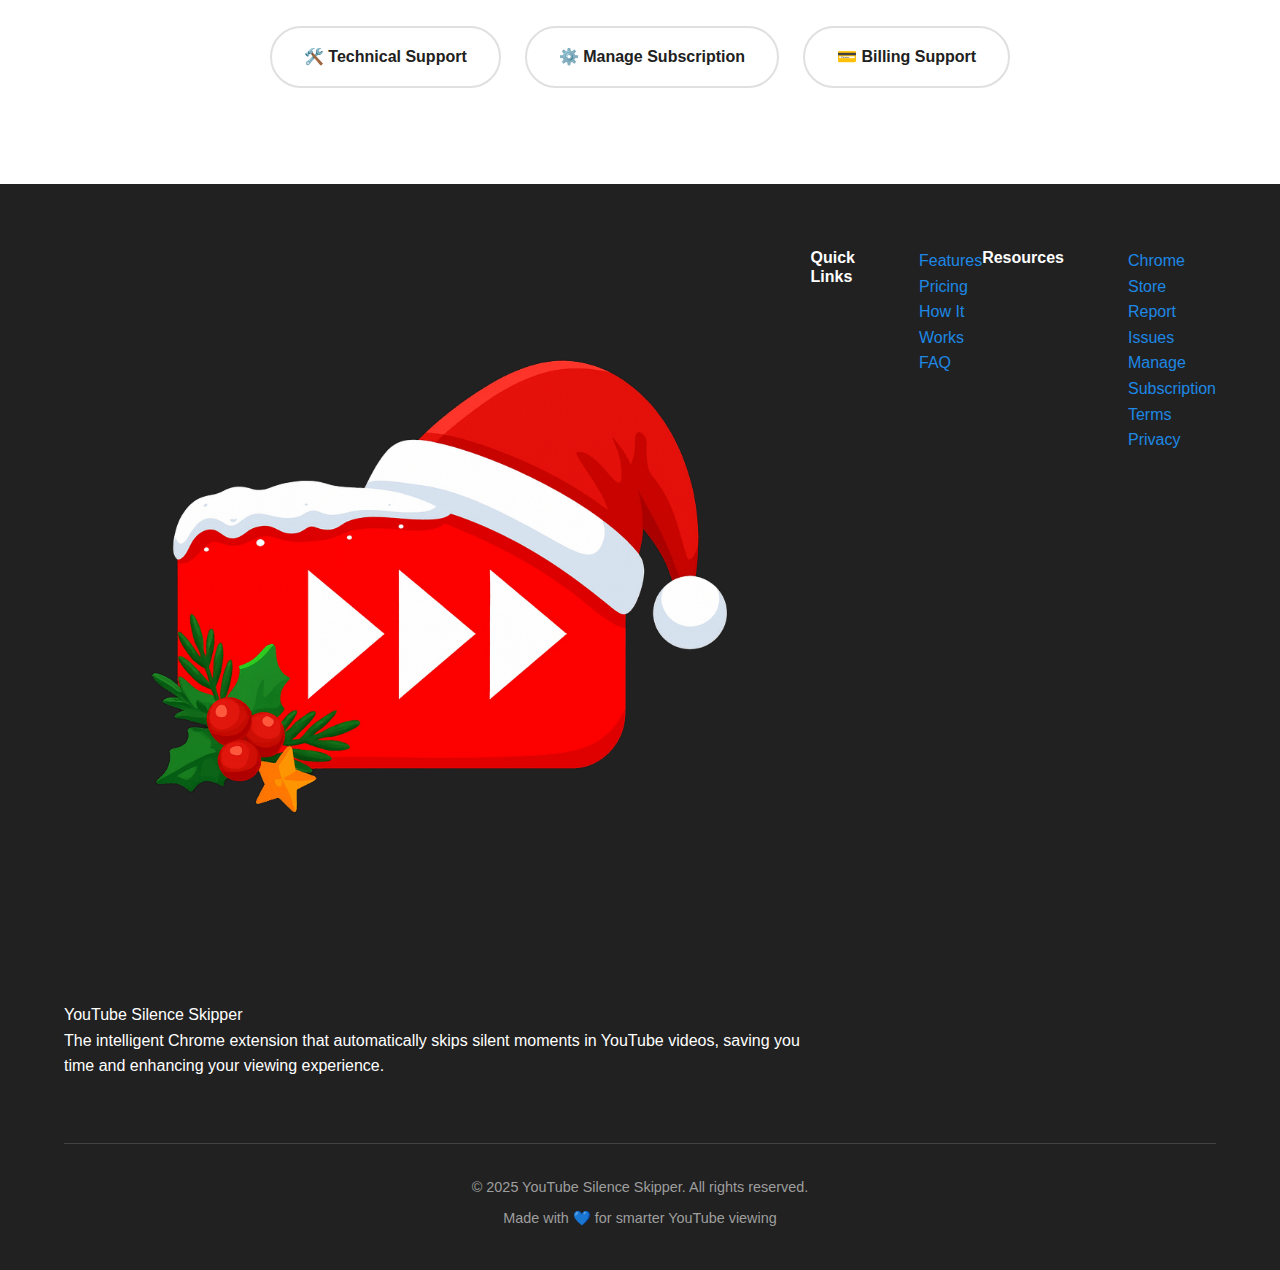
<file: pro-success.html>
<!DOCTYPE html>
<html lang="en">
<head>
  <meta charset="UTF-8">
  <meta name="viewport" content="width=device-width, initial-scale=1.0">
  <title>Welcome to Pro! - YouTube Silence Skipper</title>
  <meta name="description" content="Welcome to YouTube Silence Skipper Pro! Your subscription is now active.">
  <link rel="stylesheet" href="styles.css">
  <link rel="icon" href="images/favicon-32x32.svg" type="image/svg+xml">
  
  <!-- Google Fonts -->
  <link rel="preconnect" href="https://fonts.googleapis.com">
  <link rel="preconnect" href="https://fonts.gstatic.com" crossorigin>
  <link href="https://fonts.googleapis.com/css2?family=Inter:wght@300;400;500;600;700;800&display=swap" rel="stylesheet">
  
  <!-- Font Awesome for icons -->
  <link rel="stylesheet" href="https://cdnjs.cloudflare.com/ajax/libs/font-awesome/6.0.0/css/all.min.css">
  
  <style>
    /* Success Page Specific Styles */
    .success-hero {
      min-height: calc(100vh - 80px);
      display: flex;
      align-items: center;
      background: var(--bg-secondary);
      position: relative;
      overflow: hidden;
      padding: 6rem 0;
      margin-top: 80px;
    }

    .success-hero::before {
      content: '';
      position: absolute;
      top: 0;
      left: 0;
      right: 0;
      bottom: 0;
      background: radial-gradient(circle at 30% 20%, rgba(255, 107, 53, 0.15) 0%, transparent 50%),
                  radial-gradient(circle at 70% 80%, rgba(255, 140, 90, 0.1) 0%, transparent 50%);
      pointer-events: none;
    }

    .success-container {
      max-width: 1200px;
      margin: 0 auto;
      padding: 0 2rem;
      text-align: center;
      position: relative;
      z-index: 1;
    }

    .celebration-icon {
      margin-bottom: 2rem;
      animation: celebrationFloat 3s ease-in-out infinite;
      display: inline-block;
    }

    .celebration-icon img {
      width: 120px;
      height: 120px;
      filter: drop-shadow(0 0 30px var(--shadow));
    }

    @keyframes celebrationFloat {
      0%, 100% { transform: translateY(0px) rotate(0deg); }
      25% { transform: translateY(-20px) rotate(5deg); }
      50% { transform: translateY(-10px) rotate(-5deg); }
      75% { transform: translateY(-15px) rotate(3deg); }
    }

    .success-title {
      font-size: 4rem;
      font-weight: 800;
      margin-bottom: 1.5rem;
      background: linear-gradient(135deg, var(--text-primary) 0%, var(--primary-orange) 50%, var(--primary-light) 100%);
      -webkit-background-clip: text;
      -webkit-text-fill-color: transparent;
      background-clip: text;
      line-height: 1.1;
    }

    .success-subtitle {
      font-size: 1.5rem;
      color: var(--text-secondary);
      margin-bottom: 3rem;
      line-height: 1.6;
    }

    .success-card {
      background: rgba(255, 255, 255, 0.8);
      backdrop-filter: blur(15px);
      border: 1px solid var(--border);
      border-radius: 25px;
      padding: 3rem;
      margin: 3rem 0;
      position: relative;
      overflow: hidden;
    }

    .success-card::before {
      content: '';
      position: absolute;
      top: 0;
      left: 0;
      right: 0;
      height: 3px;
      background: var(--gradient-primary);
    }


    .features-grid {
      display: grid;
      grid-template-columns: repeat(auto-fit, minmax(250px, 1fr));
      gap: 2rem;
      margin: 2rem 0;
    }

    .feature-highlight {
      background: rgba(255, 107, 53, 0.05);
      border: 1px solid rgba(255, 107, 53, 0.1);
      border-radius: 15px;
      padding: 1.5rem;
      transition: var(--transition);
    }

    .feature-highlight:hover {
      transform: translateY(-5px);
      border-color: rgba(255, 107, 53, 0.3);
      box-shadow: 0 10px 30px rgba(255, 107, 53, 0.2);
    }

    .feature-highlight i {
      font-size: 2rem;
      color: var(--primary-orange);
      margin-bottom: 1rem;
      display: block;
    }

    .feature-highlight h3 {
      font-size: 1.1rem;
      font-weight: 600;
      color: var(--text-primary);
      margin-bottom: 0.5rem;
    }

    .feature-highlight p {
      color: var(--text-secondary);
      font-size: 0.9rem;
      line-height: 1.5;
    }

    .next-steps {
      background: var(--bg-secondary);
      border: 1px solid var(--border);
      border-radius: 20px;
      padding: 3rem;
      margin: 4rem auto;
      max-width: 800px;
      text-align: center;
    }

    .next-steps h3 {
      color: var(--primary-orange);
      font-size: 2rem;
      font-weight: 700;
      margin-bottom: 2.5rem;
      text-align: center;
      display: flex;
      align-items: center;
      justify-content: center;
      gap: 0.75rem;
    }

    .steps-list {
      display: grid;
      gap: 1.5rem;
    }

    .step-item {
      display: flex;
      align-items: flex-start;
      gap: 1.25rem;
      padding: 1.5rem;
      background: rgba(255, 255, 255, 0.8);
      border-radius: 15px;
      border: 1px solid var(--border);
      transition: var(--transition);
      text-align: left;
    }

    .step-item:hover {
      background: rgba(255, 107, 53, 0.05);
      border-color: rgba(255, 107, 53, 0.2);
    }

    .step-number {
      background: var(--gradient-primary);
      color: white;
      width: 40px;
      height: 40px;
      border-radius: 50%;
      display: flex;
      align-items: center;
      justify-content: center;
      font-weight: 700;
      font-size: 1.1rem;
      flex-shrink: 0;
      box-shadow: 0 4px 15px rgba(255, 107, 53, 0.3);
    }

    .step-content h4 {
      color: var(--text-primary);
      font-weight: 600;
      margin-bottom: 0.75rem;
      font-size: 1.2rem;
      line-height: 1.3;
    }

    .step-content p {
      color: var(--text-secondary);
      line-height: 1.5;
      margin: 0;
    }

    .success-buttons {
      display: flex;
      gap: 1.5rem;
      justify-content: center;
      flex-wrap: wrap;
      margin-top: 3rem;
      align-items: center;
    }

    .btn-celebration {
      background: var(--gradient-primary);
      color: white;
      padding: 1.2rem 2.5rem;
      border-radius: 50px;
      text-decoration: none;
      font-weight: 600;
      font-size: 1.1rem;
      transition: var(--transition);
      display: flex;
      align-items: center;
      gap: 0.75rem;
      box-shadow: 0 8px 25px var(--shadow-hover);
      animation: celebrationPulse 2s ease-in-out infinite;
    }

    @keyframes celebrationPulse {
      0%, 100% { 
        transform: scale(1);
        box-shadow: 0 8px 25px var(--shadow-hover);
      }
      50% { 
        transform: scale(1.05);
        box-shadow: 0 12px 35px var(--shadow-hover);
      }
    }

    .btn-celebration:hover {
      transform: scale(1.05) translateY(-3px);
      box-shadow: 0 15px 40px var(--shadow-hover);
      animation: none;
    }

    .btn-home {
      background: transparent;
      color: var(--text-primary);
      padding: 1.2rem 2.5rem;
      border: 2px solid var(--border);
      border-radius: 50px;
      text-decoration: none;
      font-weight: 600;
      font-size: 1.1rem;
      transition: var(--transition);
      display: flex;
      align-items: center;
      gap: 0.75rem;
    }

    .btn-home:hover {
      border-color: var(--primary-orange);
      color: var(--primary-orange);
      transform: translateY(-3px);
      background: rgba(255, 107, 53, 0.05);
    }

    .support-section {
      padding: 6rem 0;
      background: var(--bg-secondary);
      border-top: 1px solid var(--border);
    }

    .support-content {
      text-align: center;
      max-width: 800px;
      margin: 0 auto;
    }

    .support-content h2 {
      font-size: 2.5rem;
      font-weight: 700;
      color: var(--text-primary);
      margin-bottom: 1.5rem;
    }

    .support-content p {
      font-size: 1.2rem;
      color: var(--text-secondary);
      margin-bottom: 3rem;
      line-height: 1.7;
    }

    .support-buttons {
      display: flex;
      gap: 1.5rem;
      justify-content: center;
      flex-wrap: wrap;
      align-items: center;
    }

    .support-btn {
      background: var(--bg-secondary);
      border: 2px solid var(--border);
      color: var(--text-primary);
      padding: 1rem 2rem;
      border-radius: 50px;
      text-decoration: none;
      font-weight: 600;
      transition: var(--transition);
      display: flex;
      align-items: center;
      gap: 0.75rem;
    }

    .support-btn:hover {
      border-color: var(--primary-orange);
      color: var(--primary-orange);
      transform: translateY(-2px);
      background: rgba(255, 107, 53, 0.05);
    }

    /* Confetti Animation */
    .confetti {
      position: fixed;
      width: 10px;
      height: 10px;
      z-index: 1000;
      pointer-events: none;
    }

    @keyframes confetti-fall {
      0% {
        transform: translateY(-100vh) rotate(0deg);
        opacity: 1;
      }
      100% {
        transform: translateY(100vh) rotate(720deg);
        opacity: 0;
      }
    }


    /* Responsive Design */
    @media (max-width: 1024px) {
      .success-hero {
        padding: 4rem 0;
      }
      
      .success-container {
        padding: 0 1.5rem;
      }
    }
    
    @media (max-width: 768px) {
      .success-title {
        font-size: 2.5rem;
      }

      .success-subtitle {
        font-size: 1.2rem;
      }

      .celebration-icon {
        font-size: 4rem;
      }

      .success-card {
        padding: 2rem;
        margin: 2rem 0;
      }
      

      .features-grid {
        grid-template-columns: 1fr;
        gap: 1rem;
      }

      .success-buttons {
        flex-direction: column;
        align-items: stretch;
        gap: 1rem;
      }

      .btn-celebration,
      .btn-home {
        width: 100%;
        justify-content: center;
        text-align: center;
      }
      
      .support-buttons {
        flex-direction: column;
        align-items: stretch;
      }
      
      .support-btn {
        width: 100%;
        justify-content: center;
      }
      
      .next-steps {
        padding: 2rem;
        margin: 3rem auto;
      }
      
      .next-steps h3 {
        font-size: 1.5rem;
        flex-direction: column;
        gap: 0.5rem;
        margin-bottom: 2rem;
      }
      
      .step-item {
        padding: 1.25rem;
        gap: 1rem;
      }
      
      .step-content h4 {
        font-size: 1.1rem;
      }
      
      .step-content p {
        font-size: 0.95rem;
      }
    }
    
    @media (max-width: 480px) {
      .success-hero {
        padding: 3rem 0;
      }
      
      .success-container {
        padding: 0 1rem;
      }
      
      .success-title {
        font-size: 2rem;
      }
      
      .celebration-icon {
        font-size: 3rem;
      }
      
      .success-card {
        padding: 1.5rem;
      }
      
      .feature-highlight {
        padding: 1rem;
      }
      
      .next-steps {
        padding: 1.5rem;
        margin: 2rem auto;
      }
      
      .next-steps h3 {
        font-size: 1.3rem;
      }
      
      .step-item {
        padding: 1rem;
        gap: 0.75rem;
      }
      
      .step-number {
        width: 35px;
        height: 35px;
        font-size: 1rem;
      }
    }
  </style>
</head>
<body>
  <!-- Navigation -->
  <nav class="navbar">
    <div class="nav-container">
      <a href="index.html" class="logo">
        <img src="images/logo.png" alt="YouTube Silence Skipper Logo">
        <span>YouTube Silence Skipper</span>
      </a>
      <ul class="nav-menu">
        <li><a href="index.html">Home</a></li>
        <li><a href="index.html#features">Features</a></li>
        <li><a href="index.html#how-it-works">How It Works</a></li>
        <li><a href="index.html#faq">FAQ</a></li>
      </ul>
    </div>
  </nav>

  <!-- Success Hero Section -->
  <section class="success-hero">
    <div class="success-container">
      <div class="celebration-icon">
        <img src="images/logo.png" alt="YouTube Silence Skipper Pro">
      </div>
      <h1 class="success-title">🎉 Welcome to Pro!</h1>
      <p class="success-subtitle">Your subscription is now active. Time to experience YouTube like never before!</p>
      

      <div class="next-steps">
        <h3>📋 Next Steps</h3>
        <div class="steps-list">
          <div class="step-item">
            <div class="step-number">1</div>
            <div class="step-content">
              <h4>Refresh YouTube</h4>
              <p>If you have YouTube open, refresh the page to activate Pro features immediately</p>
            </div>
          </div>
          <div class="step-item">
            <div class="step-number">2</div>
            <div class="step-content">
              <h4>Check Extension Status</h4>
              <p>Click the extension icon in your browser to verify your Pro subscription is active</p>
            </div>
          </div>
          <div class="step-item">
            <div class="step-number">3</div>
            <div class="step-content">
              <h4>Enjoy Enhanced Performance</h4>
              <p>Pro features work automatically - no additional setup required! Start saving time instantly</p>
            </div>
          </div>
        </div>
      </div>

      <div class="success-buttons">
        <a href="https://youtube.com" target="_blank" class="btn-celebration">
          🎬
          Start Watching on YouTube
        </a>
        <a href="index.html" class="btn-home">
          🏠
          Return to Homepage
        </a>
      </div>
    </div>
  </section>

  <!-- Support Section -->
  <section class="support-section">
    <div class="container">
      <div class="support-content">
        <h2>Need Help?</h2>
        <p>
          If you experience any issues with your Pro subscription or have questions about the new features, 
          we're here to help you get the most out of your enhanced experience.
        </p>
        <div class="support-buttons">
          <a href="https://github.com/YouTube-Silence-Skipper/YouTube-Silence-Skipper.github.io/issues" target="_blank" class="support-btn">
            🛠️
            Technical Support
          </a>
          <a href="https://customer-portal.paddle.com/login/cpl_01k15nzfq6h90nq755aywz56cv" target="_blank" class="support-btn">
            ⚙️
            Manage Subscription
          </a>
          <a href="https://paddle.net/" target="_blank" class="support-btn">
            💳
            Billing Support
          </a>
        </div>
      </div>
    </div>
  </section>

  <!-- Footer -->
  <footer class="footer">
    <div class="container">
      <div class="footer-content">
        <div>
          <div class="footer-brand">
            <img src="images/logo.png" alt="YouTube Silence Skipper">
            <span>YouTube Silence Skipper</span>
          </div>
          <p class="footer-description">
            The intelligent Chrome extension that automatically skips silent moments in YouTube videos, 
            saving you time and enhancing your viewing experience.
          </p>
        </div>
        <div class="footer-links">
          <h4>Quick Links</h4>
          <ul>
            <li><a href="index.html#features">Features</a></li>
            <li><a href="index.html#pricing">Pricing</a></li>
            <li><a href="index.html#how-it-works">How It Works</a></li>
            <li><a href="index.html#faq">FAQ</a></li>
          </ul>
        </div>
        <div class="footer-links">
          <h4>Resources</h4>
          <ul>
            <li><a href="https://chromewebstore.google.com/detail/youtube-silence-skipper/ijlnjklmlhhfodgfpidpnccipnodohgl">Chrome Store</a></li>
            <li><a href="https://github.com/YouTube-Silence-Skipper/YouTube-Silence-Skipper.github.io/issues">Report Issues</a></li>
            <li><a href="https://customer-portal.paddle.com/login/cpl_01k15nzfq6h90nq755aywz56cv">Manage Subscription</a></li>
            <li><a href="terms-and-conditions.html">Terms</a></li>
            <li><a href="privacy-policy.html">Privacy</a></li>
          </ul>
        </div>
      </div>
      <div class="footer-bottom">
        <p>&copy; 2025 YouTube Silence Skipper. All rights reserved.</p>
        <p>Made with 💙 for smarter YouTube viewing</p>
      </div>
    </div>
  </footer>

  <script src="script.js"></script>
  <script>
    // Celebration effects for success page - start immediately
    // Create confetti effect
    function createConfetti() {
        const colors = [
          '#ff6b35', '#ff8c5a', '#ffab70', 
          '#ffc947', '#ffffff', '#f4e6d8',
          '#ff6b35', '#e55a2b', '#ff8c5a'
        ];
        
        for (let i = 0; i < 30; i++) {
          setTimeout(() => {
            const confetti = document.createElement('div');
            confetti.className = 'confetti';
            confetti.style.position = 'fixed';
            confetti.style.left = Math.random() * 100 + 'vw';
            confetti.style.top = '-10px';
            confetti.style.width = Math.random() * 8 + 4 + 'px';
            confetti.style.height = Math.random() * 8 + 4 + 'px';
            confetti.style.backgroundColor = colors[Math.floor(Math.random() * colors.length)];
            confetti.style.borderRadius = Math.random() > 0.5 ? '50%' : '0';
            confetti.style.animation = `confetti-fall ${Math.random() * 3 + 2}s linear forwards`;
            confetti.style.zIndex = '1000';
            confetti.style.pointerEvents = 'none';
            
            document.body.appendChild(confetti);

            setTimeout(() => {
              if (confetti && confetti.parentNode) {
                confetti.remove();
              }
            }, 3000);
          }, i * 40);
        }
      }


    // Trigger confetti celebration immediately
    createConfetti();
    
    // Add more confetti waves
    setTimeout(() => createConfetti(), 1200);
    setTimeout(() => createConfetti(), 2400);
    
    
    // When DOM is ready, add other effects
    document.addEventListener('DOMContentLoaded', function() {
      // Add celebration pulse to buttons
      setTimeout(() => {
        const celebrationBtn = document.querySelector('.btn-celebration');
        if (celebrationBtn) {
          celebrationBtn.style.animation = 'celebrationPulse 2s ease-in-out infinite';
        }
      }, 1000);

      // Add sparkle effect to features
      const features = document.querySelectorAll('.feature-highlight');
      features.forEach((feature, index) => {
        setTimeout(() => {
          feature.style.animation = 'fadeInUp 0.6s ease forwards';
          feature.style.opacity = '0';
          feature.style.transform = 'translateY(20px)';
          
          setTimeout(() => {
            feature.style.opacity = '1';
            feature.style.transform = 'translateY(0)';
          }, 50);
        }, index * 200);
      });
    });

    // Add celebration sound effect simulation (visual feedback)
    const celebrationElements = document.querySelectorAll('.btn-celebration, .celebration-icon');
    celebrationElements.forEach(element => {
      element.addEventListener('mouseenter', function() {
        this.style.filter = 'brightness(1.2) drop-shadow(0 0 20px rgba(255, 107, 53, 0.8))';
      });
      
      element.addEventListener('mouseleave', function() {
        this.style.filter = this.classList.contains('celebration-icon') 
          ? 'drop-shadow(0 0 20px rgba(255, 107, 53, 0.3))' 
          : '';
      });
    });
  </script>
</body>
</html>
</file>
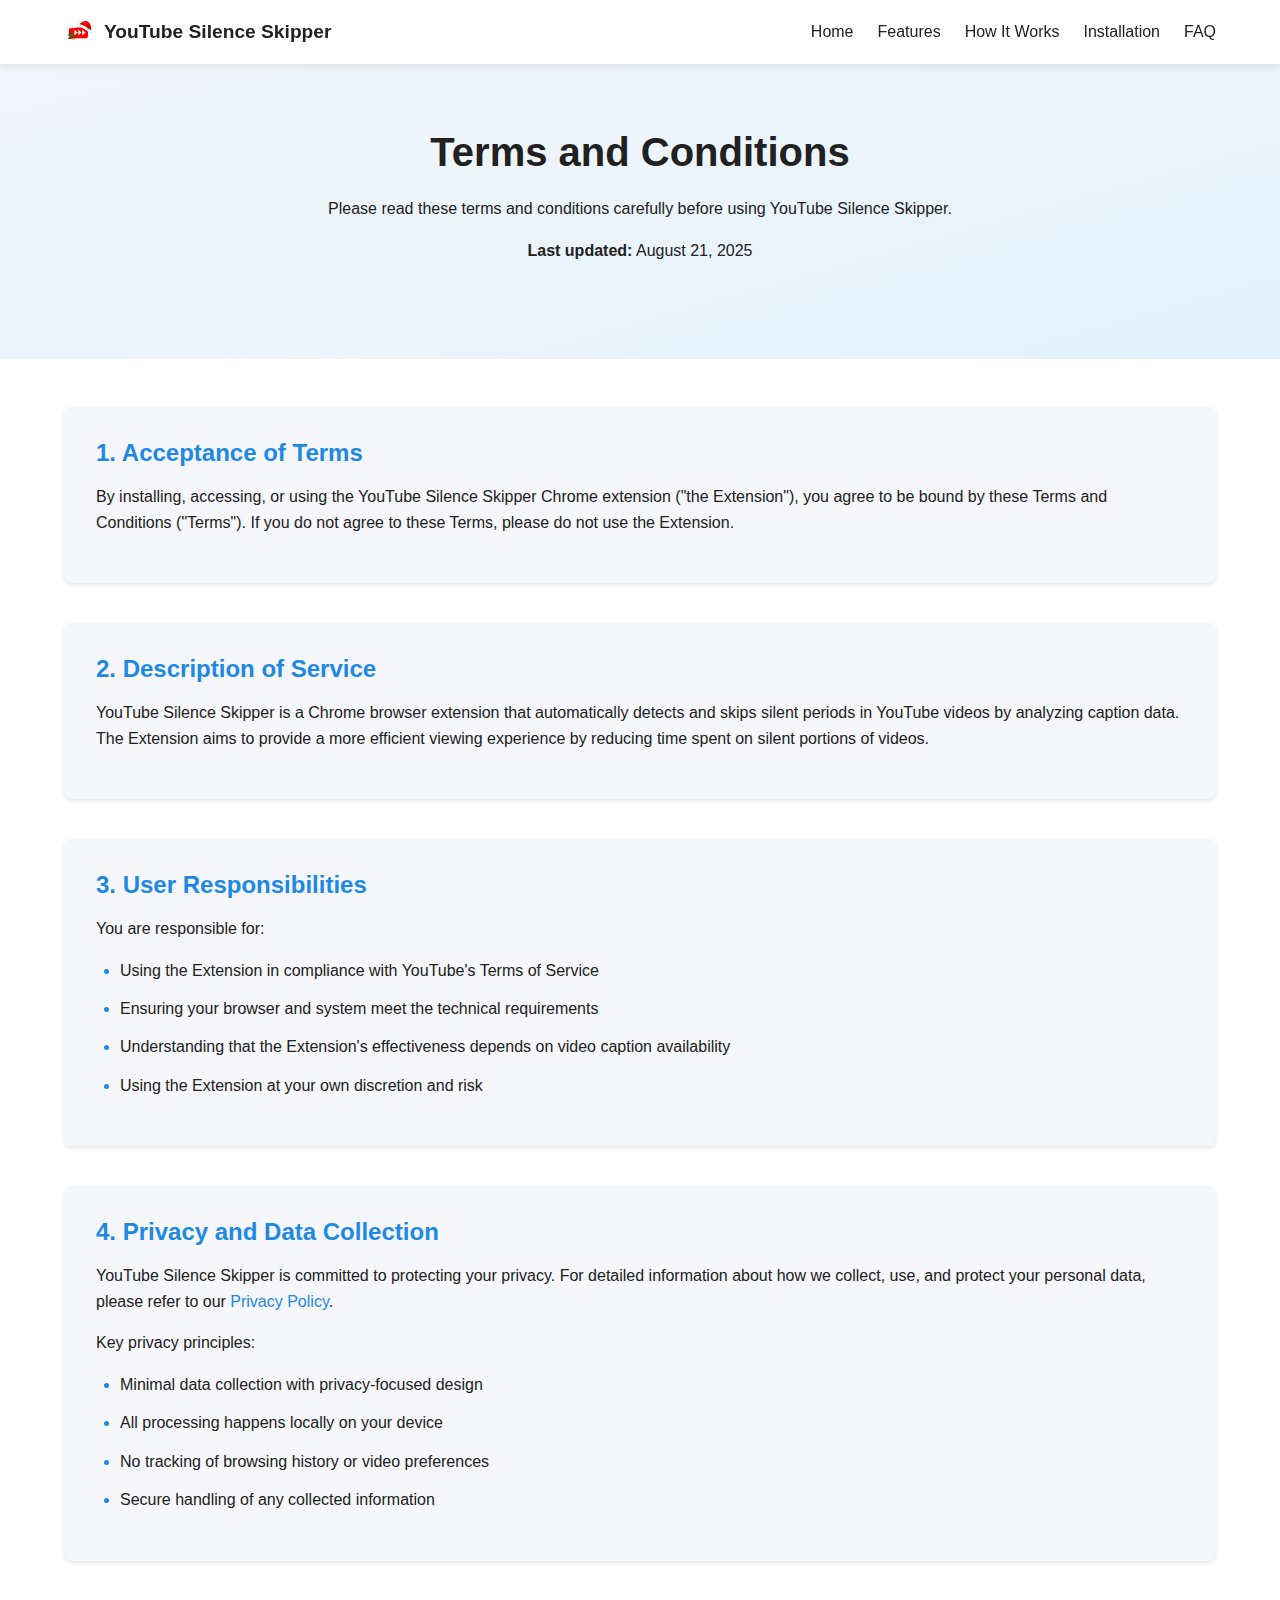
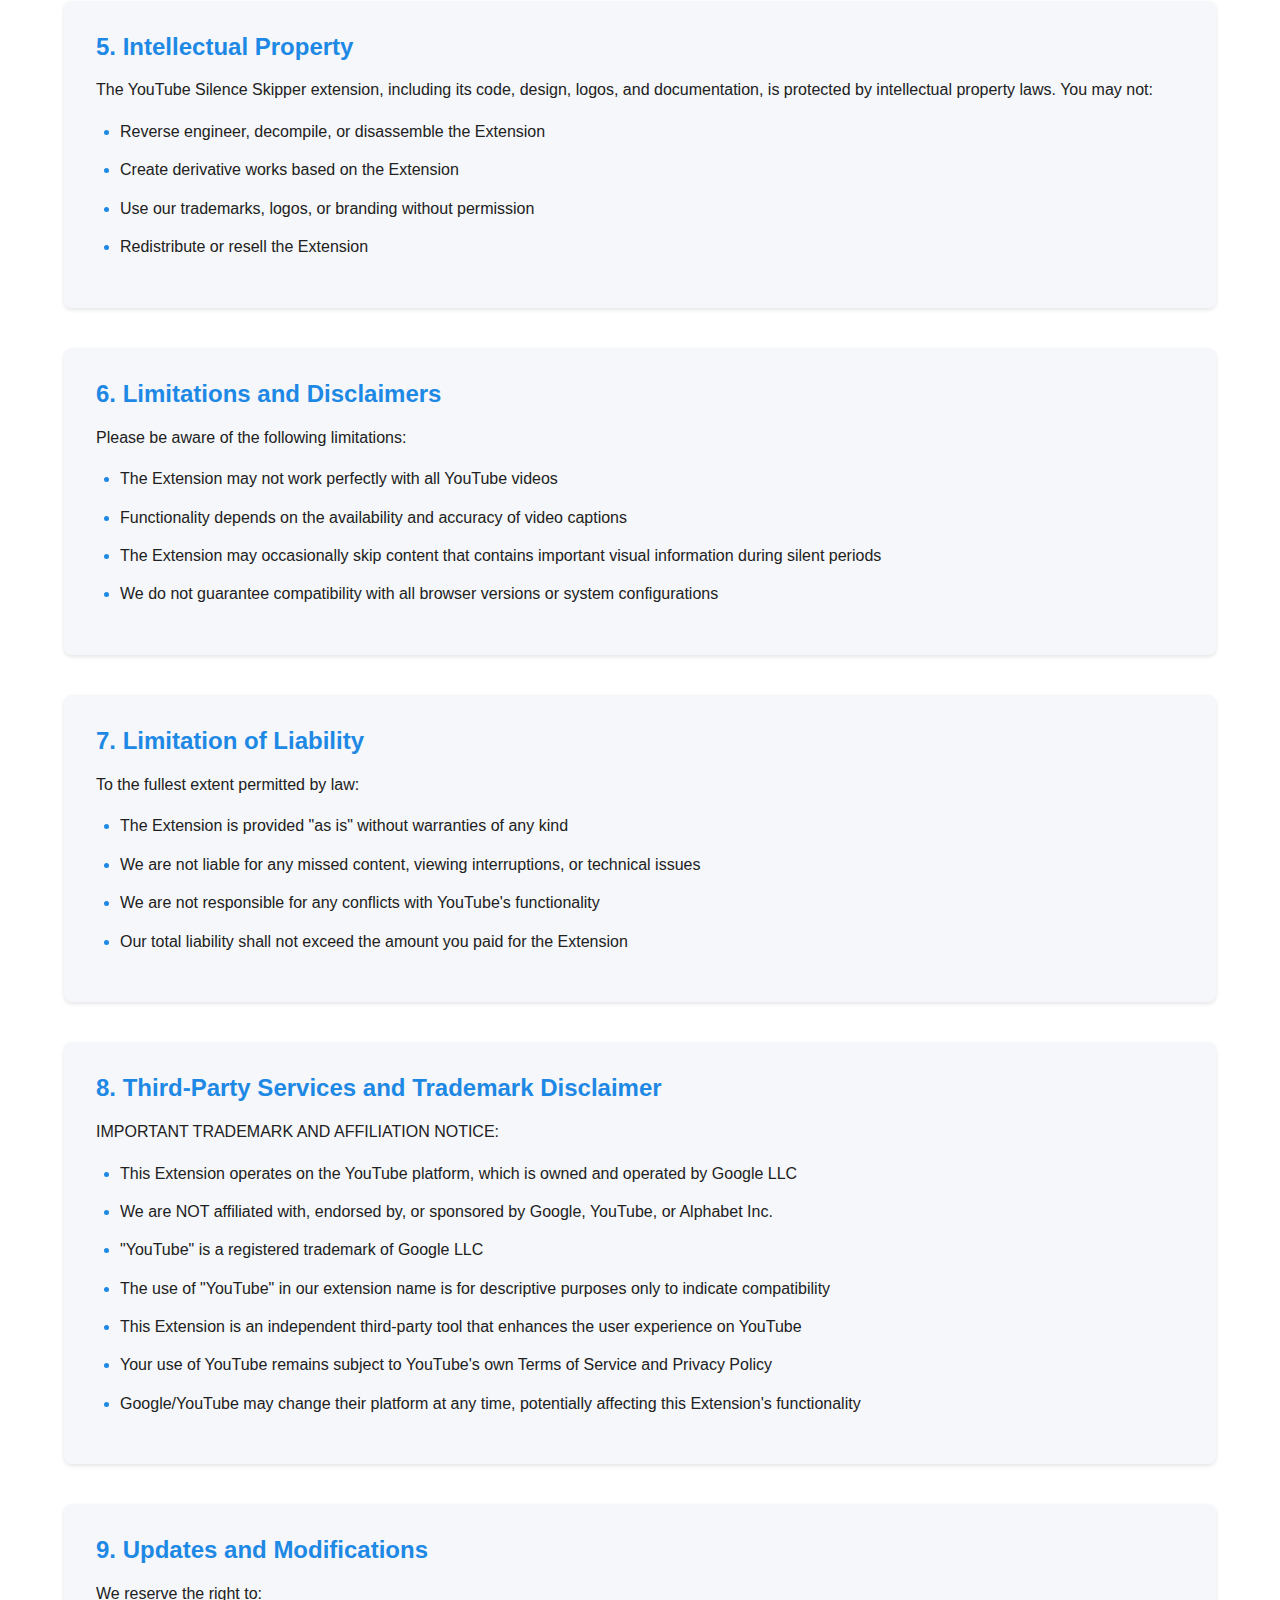
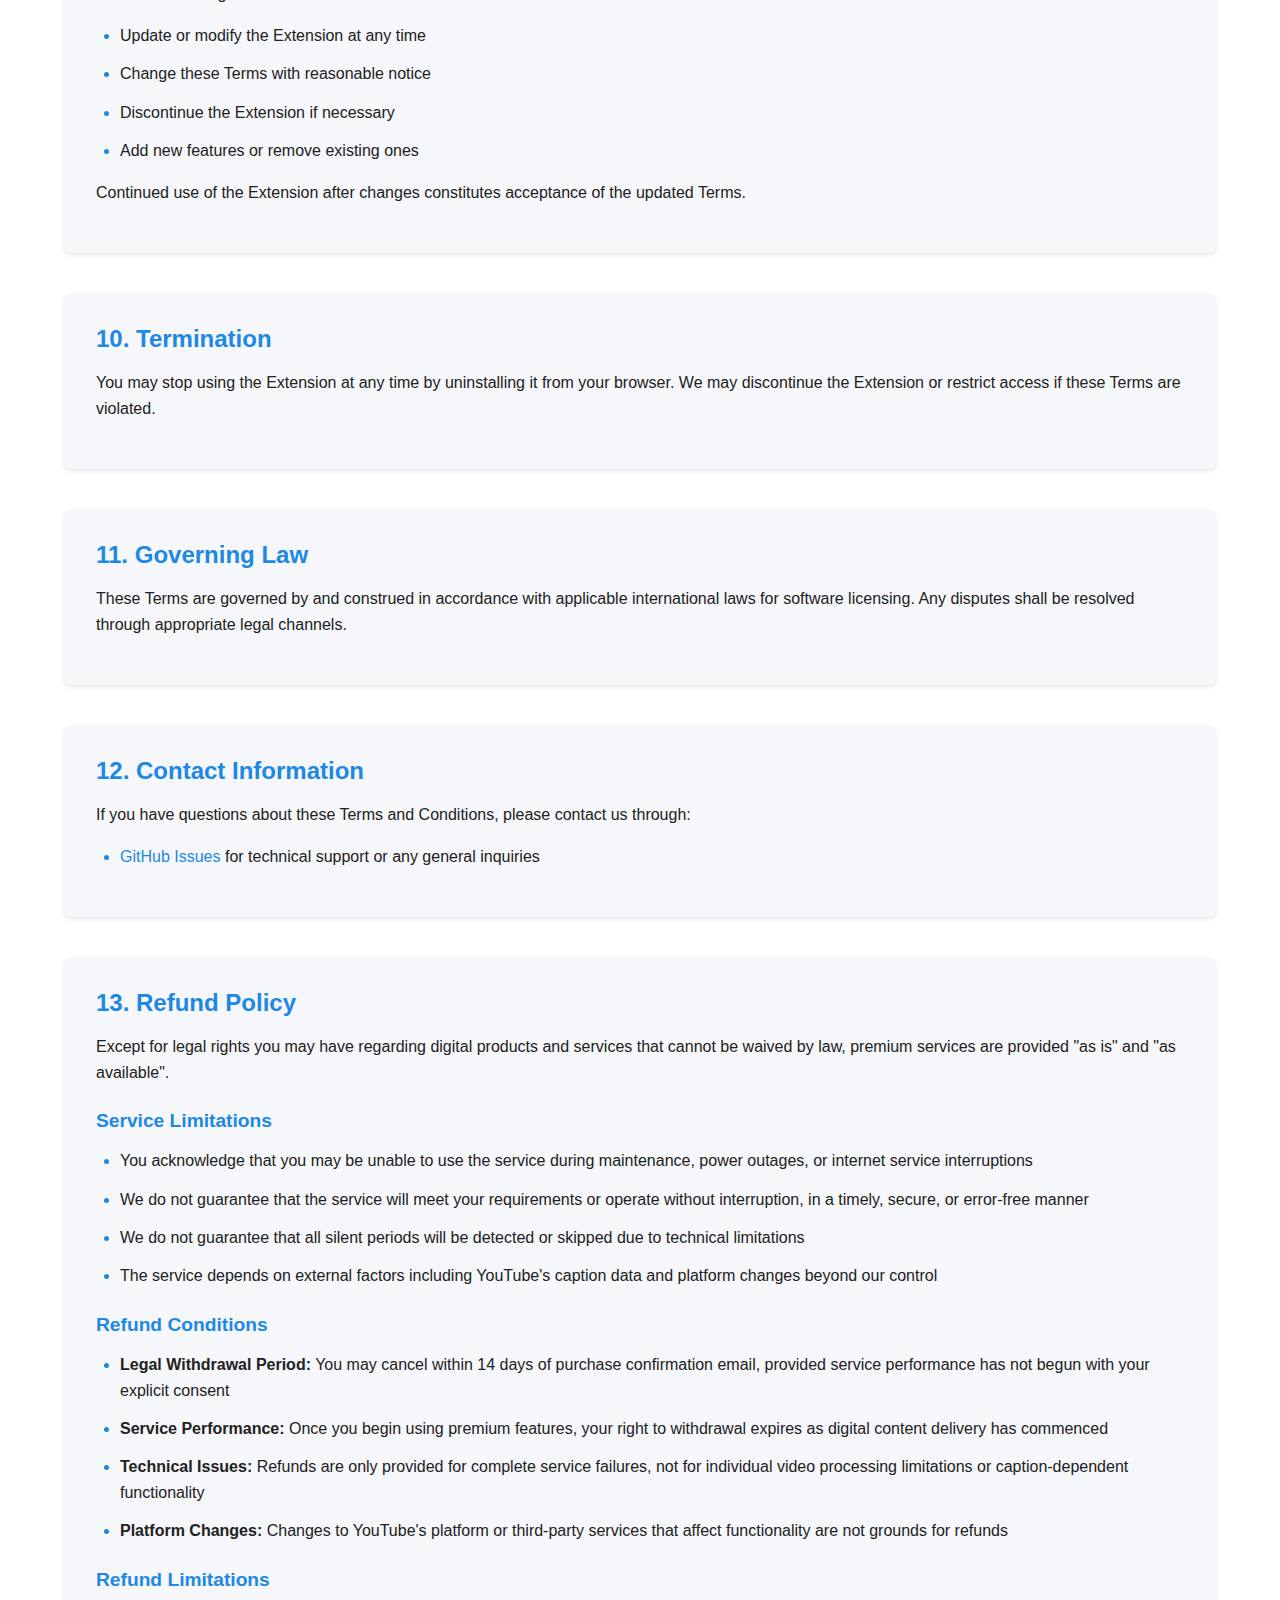
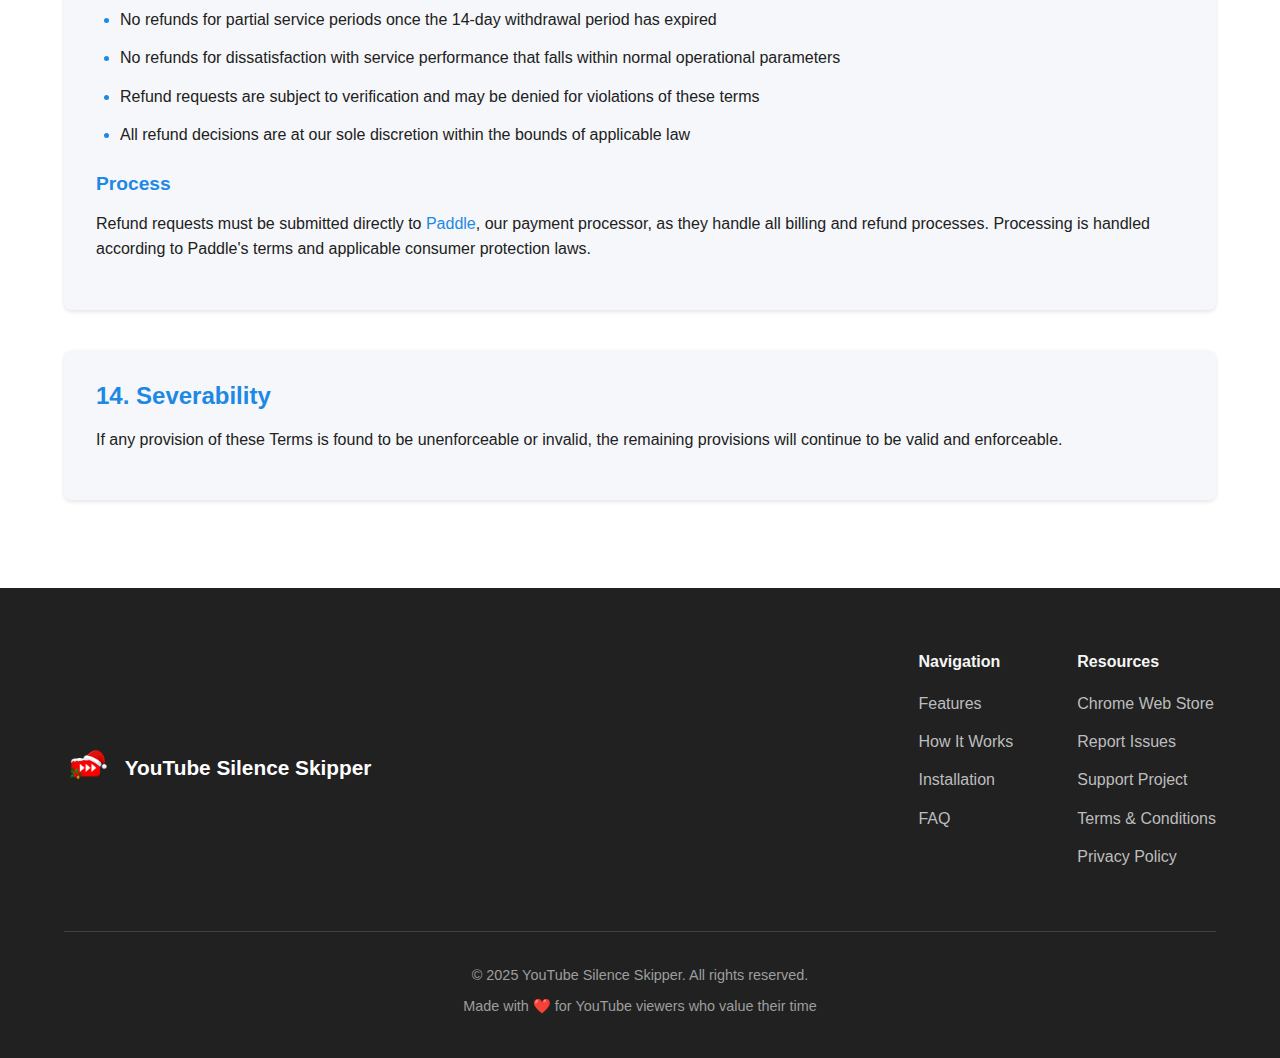
<file: terms-and-conditions-old.html>
<!DOCTYPE html>
<html lang="en">
<head>
  <meta charset="UTF-8">
  <meta name="viewport" content="width=device-width, initial-scale=1.0">
  <title>Terms and Conditions - YouTube Silence Skipper</title>
  <meta name="description" content="Terms and Conditions for YouTube Silence Skipper Chrome extension.">
  <link rel="stylesheet" href="styles.css">
  <link rel="icon" href="images/favicon-32x32.svg" type="image/svg+xml">
  <!-- Font Awesome for icons -->
  <link rel="stylesheet" href="https://cdnjs.cloudflare.com/ajax/libs/font-awesome/6.0.0/css/all.min.css">
  <style>
    .terms-content {
      padding: 3rem 0;
      background-color: var(--background);
    }
    .terms-section {
      margin-bottom: 2.5rem;
      background-color: var(--surface);
      padding: 2rem;
      border-radius: var(--radius);
      box-shadow: 0 2px 4px var(--shadow);
    }
    .terms-section h2 {
      color: var(--primary);
      margin-bottom: 1rem;
      text-align: left;
      font-size: 1.5rem;
    }
    .terms-list {
      margin: 1rem 0;
      padding-left: 1.5rem;
    }
    .terms-list li {
      margin-bottom: 0.8rem;
      line-height: 1.6;
      list-style-type: disc;
    }
    .terms-list li::marker {
      color: var(--primary);
    }
  </style>
</head>
<body>
  <!-- Navigation -->
  <nav class="navbar">
    <div class="container">
      <div class="logo">
        <img src="images/logo.png" alt="YouTube Silence Skipper Logo">
        <span>YouTube Silence Skipper</span>
      </div>
      <ul class="nav-links">
        <li><a href="index.html">Home</a></li>
        <li><a href="index.html#features">Features</a></li>
        <li><a href="index.html#how-it-works">How It Works</a></li>
        <li><a href="index.html#installation">Installation</a></li>
        <li><a href="index.html#faq">FAQ</a></li>
      </ul>
    </div>
  </nav>

  <!-- Terms and Conditions Header -->
  <section class="hero">
    <div class="container">
      <div class="hero-content" style="text-align: center; width: 100%;">
        <h1>Terms and Conditions</h1>
        <p>Please read these terms and conditions carefully before using YouTube Silence Skipper.</p>
        <p><strong>Last updated:</strong> August 21, 2025</p>
      </div>
    </div>
  </section>

  <!-- Terms Content -->
  <section class="terms-content">
    <div class="container">
      <div class="terms-section">
        <h2>1. Acceptance of Terms</h2>
        <p>By installing, accessing, or using the YouTube Silence Skipper Chrome extension ("the Extension"), you agree to be bound by these Terms and Conditions ("Terms"). If you do not agree to these Terms, please do not use the Extension.</p>
      </div>

      <div class="terms-section">
        <h2>2. Description of Service</h2>
        <p>YouTube Silence Skipper is a Chrome browser extension that automatically detects and skips silent periods in YouTube videos by analyzing caption data. The Extension aims to provide a more efficient viewing experience by reducing time spent on silent portions of videos.</p>
      </div>

      <div class="terms-section">
        <h2>3. User Responsibilities</h2>
        <p>You are responsible for:</p>
        <ul class="terms-list">
          <li>Using the Extension in compliance with YouTube's Terms of Service</li>
          <li>Ensuring your browser and system meet the technical requirements</li>
          <li>Understanding that the Extension's effectiveness depends on video caption availability</li>
          <li>Using the Extension at your own discretion and risk</li>
        </ul>
      </div>

      <div class="terms-section">
        <h2>4. Privacy and Data Collection</h2>
        <p>YouTube Silence Skipper is committed to protecting your privacy. For detailed information about how we collect, use, and protect your personal data, please refer to our <a href="privacy-policy.html">Privacy Policy</a>.</p>
        <p>Key privacy principles:</p>
        <ul class="terms-list">
          <li>Minimal data collection with privacy-focused design</li>
          <li>All processing happens locally on your device</li>
          <li>No tracking of browsing history or video preferences</li>
          <li>Secure handling of any collected information</li>
        </ul>
      </div>

      <div class="terms-section">
        <h2>5. Intellectual Property</h2>
        <p>The YouTube Silence Skipper extension, including its code, design, logos, and documentation, is protected by intellectual property laws. You may not:</p>
        <ul class="terms-list">
          <li>Reverse engineer, decompile, or disassemble the Extension</li>
          <li>Create derivative works based on the Extension</li>
          <li>Use our trademarks, logos, or branding without permission</li>
          <li>Redistribute or resell the Extension</li>
        </ul>
      </div>

      <div class="terms-section">
        <h2>6. Limitations and Disclaimers</h2>
        <p>Please be aware of the following limitations:</p>
        <ul class="terms-list">
          <li>The Extension may not work perfectly with all YouTube videos</li>
          <li>Functionality depends on the availability and accuracy of video captions</li>
          <li>The Extension may occasionally skip content that contains important visual information during silent periods</li>
          <li>We do not guarantee compatibility with all browser versions or system configurations</li>
        </ul>
      </div>

      <div class="terms-section">
        <h2>7. Limitation of Liability</h2>
        <p>To the fullest extent permitted by law:</p>
        <ul class="terms-list">
          <li>The Extension is provided "as is" without warranties of any kind</li>
          <li>We are not liable for any missed content, viewing interruptions, or technical issues</li>
          <li>We are not responsible for any conflicts with YouTube's functionality</li>
          <li>Our total liability shall not exceed the amount you paid for the Extension</li>
        </ul>
      </div>

      <div class="terms-section">
        <h2>8. Third-Party Services and Trademark Disclaimer</h2>
        <p>IMPORTANT TRADEMARK AND AFFILIATION NOTICE:</p>
        <ul class="terms-list">
          <li>This Extension operates on the YouTube platform, which is owned and operated by Google LLC</li>
          <li>We are NOT affiliated with, endorsed by, or sponsored by Google, YouTube, or Alphabet Inc.</li>
          <li>"YouTube" is a registered trademark of Google LLC</li>
          <li>The use of "YouTube" in our extension name is for descriptive purposes only to indicate compatibility</li>
          <li>This Extension is an independent third-party tool that enhances the user experience on YouTube</li>
          <li>Your use of YouTube remains subject to YouTube's own Terms of Service and Privacy Policy</li>
          <li>Google/YouTube may change their platform at any time, potentially affecting this Extension's functionality</li>
        </ul>
      </div>

      <div class="terms-section">
        <h2>9. Updates and Modifications</h2>
        <p>We reserve the right to:</p>
        <ul class="terms-list">
          <li>Update or modify the Extension at any time</li>
          <li>Change these Terms with reasonable notice</li>
          <li>Discontinue the Extension if necessary</li>
          <li>Add new features or remove existing ones</li>
        </ul>
        <p>Continued use of the Extension after changes constitutes acceptance of the updated Terms.</p>
      </div>

      <div class="terms-section">
        <h2>10. Termination</h2>
        <p>You may stop using the Extension at any time by uninstalling it from your browser. We may discontinue the Extension or restrict access if these Terms are violated.</p>
      </div>

      <div class="terms-section">
        <h2>11. Governing Law</h2>
        <p>These Terms are governed by and construed in accordance with applicable international laws for software licensing. Any disputes shall be resolved through appropriate legal channels.</p>
      </div>

      <div class="terms-section">
        <h2>12. Contact Information</h2>
        <p>If you have questions about these Terms and Conditions, please contact us through:</p>
        <ul class="terms-list">
          <li><a href="https://github.com/YouTube-Silence-Skipper/YouTube-Silence-Skipper.github.io/issues" target="_blank">GitHub Issues</a> for technical support or any general inquiries</li>
        </ul>
      </div>

      <div class="terms-section">
        <h2>13. Refund Policy</h2>
        <p>Except for legal rights you may have regarding digital products and services that cannot be waived by law, premium services are provided "as is" and "as available".</p>
        
        <h3 style="color: var(--primary); margin: 1.5rem 0 1rem 0; font-size: 1.2rem;">Service Limitations</h3>
        <ul class="terms-list">
          <li>You acknowledge that you may be unable to use the service during maintenance, power outages, or internet service interruptions</li>
          <li>We do not guarantee that the service will meet your requirements or operate without interruption, in a timely, secure, or error-free manner</li>
          <li>We do not guarantee that all silent periods will be detected or skipped due to technical limitations</li>
          <li>The service depends on external factors including YouTube's caption data and platform changes beyond our control</li>
        </ul>

        <h3 style="color: var(--primary); margin: 1.5rem 0 1rem 0; font-size: 1.2rem;">Refund Conditions</h3>
        <ul class="terms-list">
          <li><strong>Legal Withdrawal Period:</strong> You may cancel within 14 days of purchase confirmation email, provided service performance has not begun with your explicit consent</li>
          <li><strong>Service Performance:</strong> Once you begin using premium features, your right to withdrawal expires as digital content delivery has commenced</li>
          <li><strong>Technical Issues:</strong> Refunds are only provided for complete service failures, not for individual video processing limitations or caption-dependent functionality</li>
          <li><strong>Platform Changes:</strong> Changes to YouTube's platform or third-party services that affect functionality are not grounds for refunds</li>
        </ul>

        <h3 style="color: var(--primary); margin: 1.5rem 0 1rem 0; font-size: 1.2rem;">Refund Limitations</h3>
        <ul class="terms-list">
          <li>No refunds for partial service periods once the 14-day withdrawal period has expired</li>
          <li>No refunds for dissatisfaction with service performance that falls within normal operational parameters</li>
          <li>Refund requests are subject to verification and may be denied for violations of these terms</li>
          <li>All refund decisions are at our sole discretion within the bounds of applicable law</li>
        </ul>

        <h3 style="color: var(--primary); margin: 1.5rem 0 1rem 0; font-size: 1.2rem;">Process</h3>
        <p>Refund requests must be submitted directly to <a href="https://paddle.net/" target="_blank">Paddle</a>, our payment processor, as they handle all billing and refund processes. Processing is handled according to Paddle's terms and applicable consumer protection laws.</p>
      </div>

      <div class="terms-section">
        <h2>14. Severability</h2>
        <p>If any provision of these Terms is found to be unenforceable or invalid, the remaining provisions will continue to be valid and enforceable.</p>
      </div>
    </div>
  </section>

  <!-- Footer -->
  <footer>
    <div class="container">
      <div class="footer-content">
        <div class="footer-logo">
          <img src="images/logo.png" alt="YouTube Silence Skipper Logo">
          <span>YouTube Silence Skipper</span>
        </div>
        <div class="footer-links">
          <div class="footer-column">
            <h4>Navigation</h4>
            <ul>
              <li><a href="index.html#features">Features</a></li>
              <li><a href="index.html#how-it-works">How It Works</a></li>
              <li><a href="index.html#installation">Installation</a></li>
              <li><a href="index.html#faq">FAQ</a></li>
            </ul>
          </div>
          <div class="footer-column">
            <h4>Resources</h4>
            <ul>
              <li><a href="https://chromewebstore.google.com/detail/youtube-silence-skipper/ijlnjklmlhhfodgfpidpnccipnodohgl" target="_blank">Chrome Web Store</a></li>
              <li><a href="https://github.com/YouTube-Silence-Skipper/YouTube-Silence-Skipper.github.io/issues" target="_blank">Report Issues</a></li>
              <li><a href="https://ko-fi.com/leedonggeon1996" target="_blank">Support Project</a></li>
              <li><a href="terms-and-conditions.html">Terms & Conditions</a></li>
              <li><a href="privacy-policy.html">Privacy Policy</a></li>
            </ul>
          </div>
        </div>
      </div>
      <div class="footer-bottom">
        <p>&copy; 2025 YouTube Silence Skipper. All rights reserved.</p>
        <p>Made with ❤️ for YouTube viewers who value their time</p>
      </div>
    </div>
  </footer>

  <script src="script.js"></script>
</body>
</html>
</file>
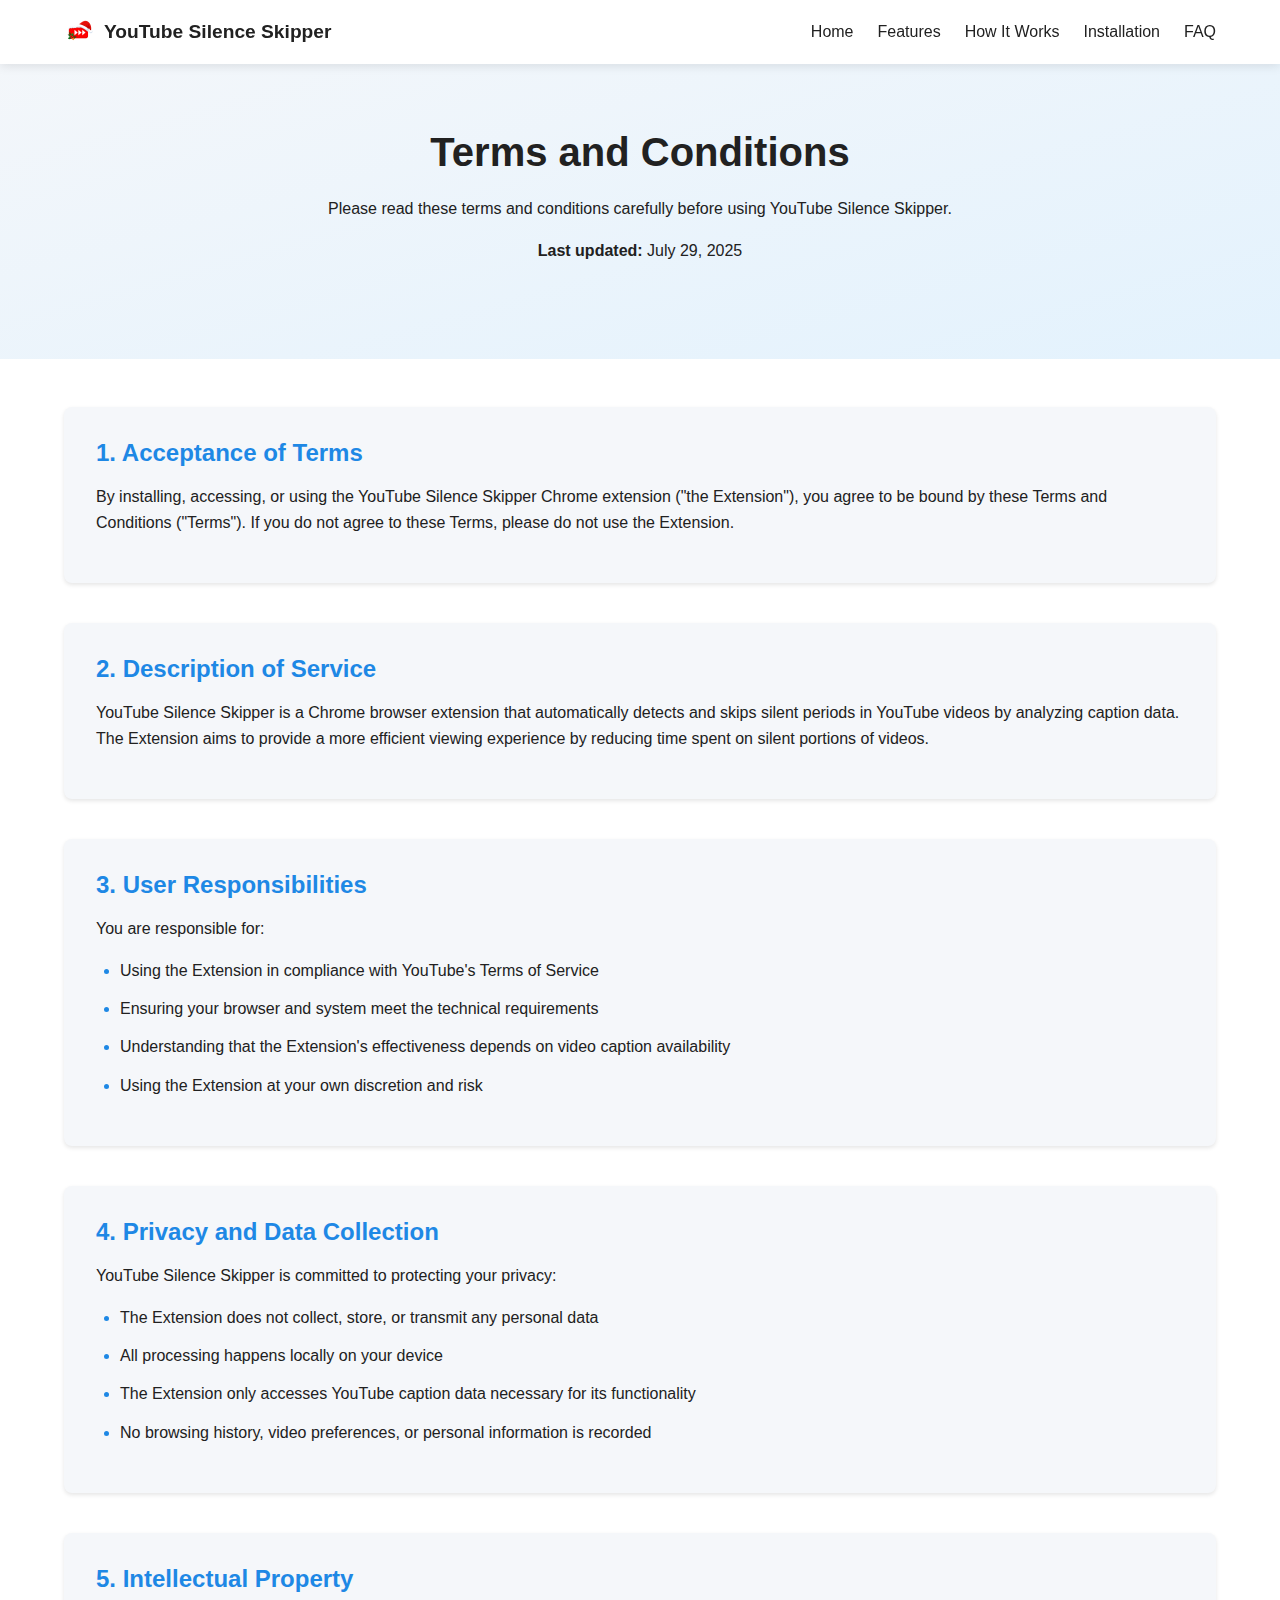
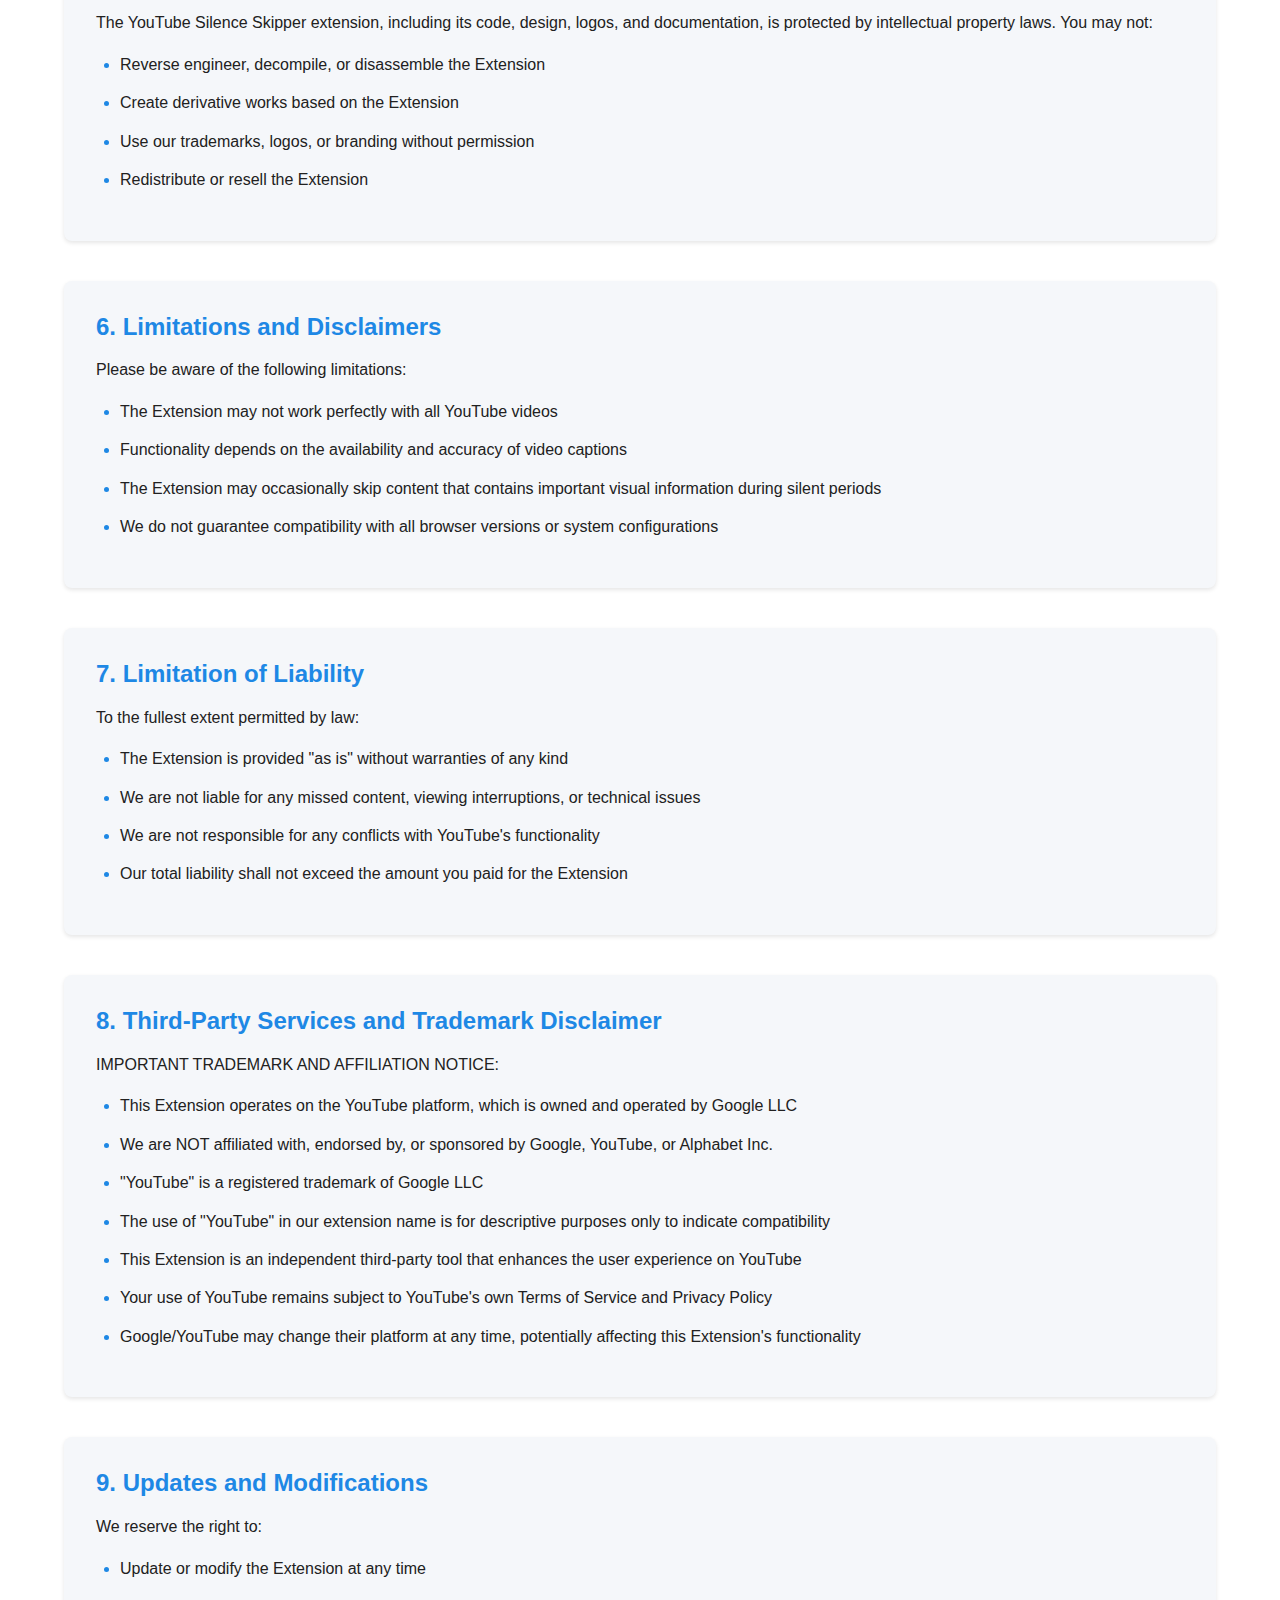
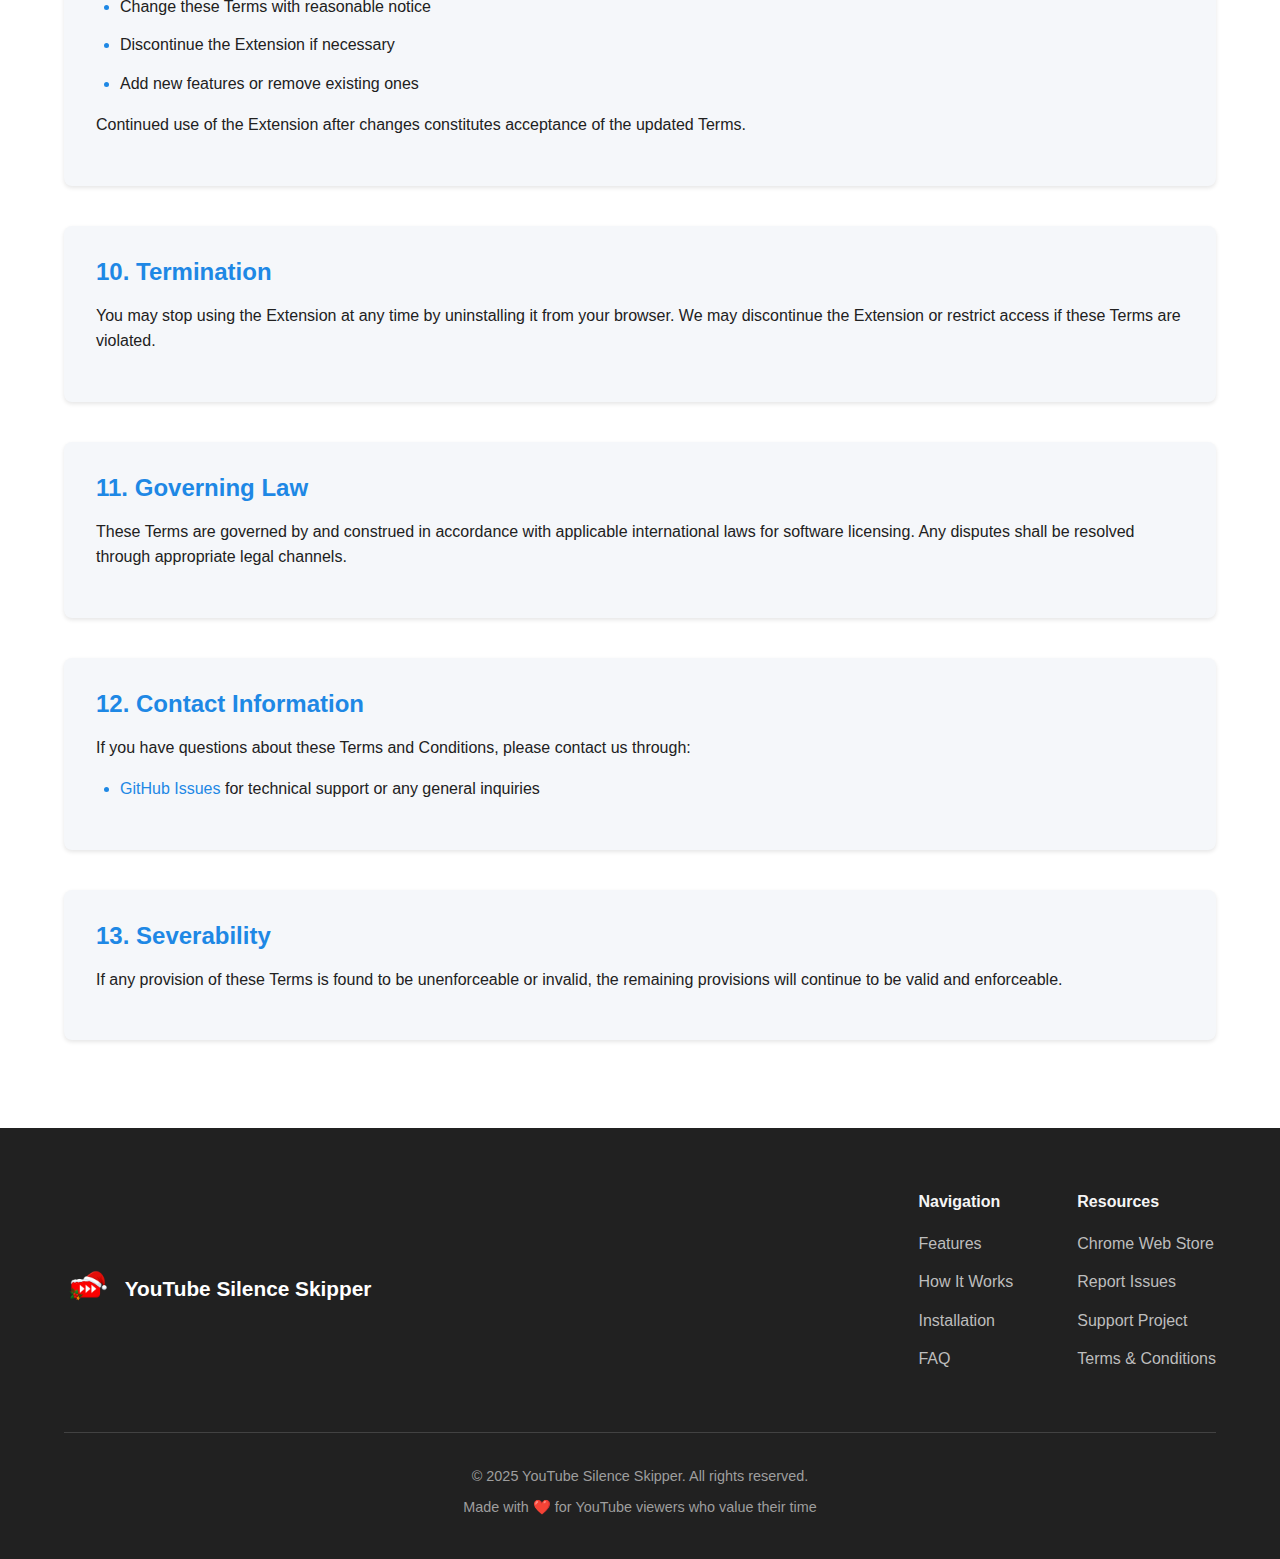
<file: terms-and-conditions.html>
<!DOCTYPE html>
<html lang="en">
<head>
  <meta charset="UTF-8">
  <meta name="viewport" content="width=device-width, initial-scale=1.0">
  <title>Terms and Conditions - YouTube Silence Skipper</title>
  <meta name="description" content="Terms and Conditions for YouTube Silence Skipper Chrome extension.">
  <link rel="stylesheet" href="styles.css">
  <link rel="icon" href="images/favicon-32x32.svg" type="image/svg+xml">
  <!-- Font Awesome for icons -->
  <link rel="stylesheet" href="https://cdnjs.cloudflare.com/ajax/libs/font-awesome/6.0.0/css/all.min.css">
  <style>
    .terms-content {
      padding: 3rem 0;
      background-color: var(--background);
    }
    .terms-section {
      margin-bottom: 2.5rem;
      background-color: var(--surface);
      padding: 2rem;
      border-radius: var(--radius);
      box-shadow: 0 2px 4px var(--shadow);
    }
    .terms-section h2 {
      color: var(--primary);
      margin-bottom: 1rem;
      text-align: left;
      font-size: 1.5rem;
    }
    .terms-list {
      margin: 1rem 0;
      padding-left: 1.5rem;
    }
    .terms-list li {
      margin-bottom: 0.8rem;
      line-height: 1.6;
      list-style-type: disc;
    }
    .terms-list li::marker {
      color: var(--primary);
    }
  </style>
</head>
<body>
  <!-- Navigation -->
  <nav class="navbar">
    <div class="container">
      <div class="logo">
        <img src="images/logo.png" alt="YouTube Silence Skipper Logo">
        <span>YouTube Silence Skipper</span>
      </div>
      <ul class="nav-links">
        <li><a href="index.html">Home</a></li>
        <li><a href="index.html#features">Features</a></li>
        <li><a href="index.html#how-it-works">How It Works</a></li>
        <li><a href="index.html#installation">Installation</a></li>
        <li><a href="index.html#faq">FAQ</a></li>
      </ul>
    </div>
  </nav>

  <!-- Terms and Conditions Header -->
  <section class="hero">
    <div class="container">
      <div class="hero-content" style="text-align: center; width: 100%;">
        <h1>Terms and Conditions</h1>
        <p>Please read these terms and conditions carefully before using YouTube Silence Skipper.</p>
        <p><strong>Last updated:</strong> July 29, 2025</p>
      </div>
    </div>
  </section>

  <!-- Terms Content -->
  <section class="terms-content">
    <div class="container">
      <div class="terms-section">
        <h2>1. Acceptance of Terms</h2>
        <p>By installing, accessing, or using the YouTube Silence Skipper Chrome extension ("the Extension"), you agree to be bound by these Terms and Conditions ("Terms"). If you do not agree to these Terms, please do not use the Extension.</p>
      </div>

      <div class="terms-section">
        <h2>2. Description of Service</h2>
        <p>YouTube Silence Skipper is a Chrome browser extension that automatically detects and skips silent periods in YouTube videos by analyzing caption data. The Extension aims to provide a more efficient viewing experience by reducing time spent on silent portions of videos.</p>
      </div>

      <div class="terms-section">
        <h2>3. User Responsibilities</h2>
        <p>You are responsible for:</p>
        <ul class="terms-list">
          <li>Using the Extension in compliance with YouTube's Terms of Service</li>
          <li>Ensuring your browser and system meet the technical requirements</li>
          <li>Understanding that the Extension's effectiveness depends on video caption availability</li>
          <li>Using the Extension at your own discretion and risk</li>
        </ul>
      </div>

      <div class="terms-section">
        <h2>4. Privacy and Data Collection</h2>
        <p>YouTube Silence Skipper is committed to protecting your privacy:</p>
        <ul class="terms-list">
          <li>The Extension does not collect, store, or transmit any personal data</li>
          <li>All processing happens locally on your device</li>
          <li>The Extension only accesses YouTube caption data necessary for its functionality</li>
          <li>No browsing history, video preferences, or personal information is recorded</li>
        </ul>
      </div>

      <div class="terms-section">
        <h2>5. Intellectual Property</h2>
        <p>The YouTube Silence Skipper extension, including its code, design, logos, and documentation, is protected by intellectual property laws. You may not:</p>
        <ul class="terms-list">
          <li>Reverse engineer, decompile, or disassemble the Extension</li>
          <li>Create derivative works based on the Extension</li>
          <li>Use our trademarks, logos, or branding without permission</li>
          <li>Redistribute or resell the Extension</li>
        </ul>
      </div>

      <div class="terms-section">
        <h2>6. Limitations and Disclaimers</h2>
        <p>Please be aware of the following limitations:</p>
        <ul class="terms-list">
          <li>The Extension may not work perfectly with all YouTube videos</li>
          <li>Functionality depends on the availability and accuracy of video captions</li>
          <li>The Extension may occasionally skip content that contains important visual information during silent periods</li>
          <li>We do not guarantee compatibility with all browser versions or system configurations</li>
        </ul>
      </div>

      <div class="terms-section">
        <h2>7. Limitation of Liability</h2>
        <p>To the fullest extent permitted by law:</p>
        <ul class="terms-list">
          <li>The Extension is provided "as is" without warranties of any kind</li>
          <li>We are not liable for any missed content, viewing interruptions, or technical issues</li>
          <li>We are not responsible for any conflicts with YouTube's functionality</li>
          <li>Our total liability shall not exceed the amount you paid for the Extension</li>
        </ul>
      </div>

      <div class="terms-section">
        <h2>8. Third-Party Services and Trademark Disclaimer</h2>
        <p>IMPORTANT TRADEMARK AND AFFILIATION NOTICE:</p>
        <ul class="terms-list">
          <li>This Extension operates on the YouTube platform, which is owned and operated by Google LLC</li>
          <li>We are NOT affiliated with, endorsed by, or sponsored by Google, YouTube, or Alphabet Inc.</li>
          <li>"YouTube" is a registered trademark of Google LLC</li>
          <li>The use of "YouTube" in our extension name is for descriptive purposes only to indicate compatibility</li>
          <li>This Extension is an independent third-party tool that enhances the user experience on YouTube</li>
          <li>Your use of YouTube remains subject to YouTube's own Terms of Service and Privacy Policy</li>
          <li>Google/YouTube may change their platform at any time, potentially affecting this Extension's functionality</li>
        </ul>
      </div>

      <div class="terms-section">
        <h2>9. Updates and Modifications</h2>
        <p>We reserve the right to:</p>
        <ul class="terms-list">
          <li>Update or modify the Extension at any time</li>
          <li>Change these Terms with reasonable notice</li>
          <li>Discontinue the Extension if necessary</li>
          <li>Add new features or remove existing ones</li>
        </ul>
        <p>Continued use of the Extension after changes constitutes acceptance of the updated Terms.</p>
      </div>

      <div class="terms-section">
        <h2>10. Termination</h2>
        <p>You may stop using the Extension at any time by uninstalling it from your browser. We may discontinue the Extension or restrict access if these Terms are violated.</p>
      </div>

      <div class="terms-section">
        <h2>11. Governing Law</h2>
        <p>These Terms are governed by and construed in accordance with applicable international laws for software licensing. Any disputes shall be resolved through appropriate legal channels.</p>
      </div>

      <div class="terms-section">
        <h2>12. Contact Information</h2>
        <p>If you have questions about these Terms and Conditions, please contact us through:</p>
        <ul class="terms-list">
          <li><a href="https://github.com/YouTube-Silence-Skipper/YouTube-Silence-Skipper.github.io/issues" target="_blank">GitHub Issues</a> for technical support or any general inquiries</li>
        </ul>
      </div>

      <div class="terms-section">
        <h2>13. Severability</h2>
        <p>If any provision of these Terms is found to be unenforceable or invalid, the remaining provisions will continue to be valid and enforceable.</p>
      </div>
    </div>
  </section>

  <!-- Footer -->
  <footer>
    <div class="container">
      <div class="footer-content">
        <div class="footer-logo">
          <img src="images/logo.png" alt="YouTube Silence Skipper Logo">
          <span>YouTube Silence Skipper</span>
        </div>
        <div class="footer-links">
          <div class="footer-column">
            <h4>Navigation</h4>
            <ul>
              <li><a href="index.html#features">Features</a></li>
              <li><a href="index.html#how-it-works">How It Works</a></li>
              <li><a href="index.html#installation">Installation</a></li>
              <li><a href="index.html#faq">FAQ</a></li>
            </ul>
          </div>
          <div class="footer-column">
            <h4>Resources</h4>
            <ul>
              <li><a href="https://chromewebstore.google.com/detail/youtube-silence-skipper/ijlnjklmlhhfodgfpidpnccipnodohgl" target="_blank">Chrome Web Store</a></li>
              <li><a href="https://github.com/YouTube-Silence-Skipper/YouTube-Silence-Skipper.github.io/issues" target="_blank">Report Issues</a></li>
              <li><a href="https://ko-fi.com/leedonggeon1996" target="_blank">Support Project</a></li>
              <li><a href="terms-and-conditions.html">Terms & Conditions</a></li>
            </ul>
          </div>
        </div>
      </div>
      <div class="footer-bottom">
        <p>&copy; 2025 YouTube Silence Skipper. All rights reserved.</p>
        <p>Made with ❤️ for YouTube viewers who value their time</p>
      </div>
    </div>
  </footer>

  <script src="script.js"></script>
</body>
</html>
</file>
<file: styles.css>
/* 
 * YouTube Silence Skipper Website Styles
 * Modern, clean design with YouTube-inspired color scheme
 */

:root {
  --primary: #1e88e5;
  --primary-dark: #1976d2;
  --primary-light: #bbdefb;
  --accent: #ff0000;
  --text: #212121;
  --text-light: #757575;
  --background: #ffffff;
  --surface: #f5f7fa;
  --border: #e0e0e0;
  --shadow: rgba(0, 0, 0, 0.1);
  --radius: 8px;
  --transition: 200ms ease;
}

/* Base Styles */
* {
  box-sizing: border-box;
  margin: 0;
  padding: 0;
}

html {
  scroll-behavior: smooth;
}

body {
  font-family: -apple-system, BlinkMacSystemFont, "Segoe UI", Roboto,
    Oxygen, Ubuntu, Cantarell, "Open Sans", "Helvetica Neue", sans-serif;
  color: var(--text);
  line-height: 1.6;
  background-color: var(--background);
}

h1, h2, h3, h4, h5, h6 {
  margin-bottom: 0.5em;
  line-height: 1.2;
}

h1 {
  font-size: 2.5rem;
}

h2 {
  font-size: 2rem;
  text-align: center;
  margin-bottom: 1.5rem;
}

h3 {
  font-size: 1.5rem;
}

p {
  margin-bottom: 1rem;
}

a {
  color: var(--primary);
  text-decoration: none;
  transition: color var(--transition);
}

a:hover {
  color: var(--primary-dark);
}

ul {
  list-style-type: none;
}

img {
  max-width: 100%;
}

section {
  padding: 5rem 0;
}

.container {
  width: 100%;
  max-width: 1200px;
  margin: 0 auto;
  padding: 0 1.5rem;
}

/* Buttons */
.btn-primary, .btn-secondary {
  display: inline-block;
  padding: 0.8rem 1.5rem;
  border-radius: var(--radius);
  font-weight: 600;
  text-align: center;
  cursor: pointer;
  transition: all var(--transition);
}

.btn-primary {
  background-color: var(--primary);
  color: white;
  border: none;
}

.btn-primary:hover {
  background-color: var(--primary-dark);
  color: white;
  transform: translateY(-2px);
  box-shadow: 0 4px 8px var(--shadow);
}

.btn-secondary {
  background-color: transparent;
  color: var(--primary);
  border: 2px solid var(--primary);
}

.btn-secondary:hover {
  background-color: var(--primary-light);
  color: var(--primary-dark);
  transform: translateY(-2px);
}

/* Navigation */
.navbar {
  position: fixed;
  top: 0;
  left: 0;
  width: 100%;
  background-color: white;
  box-shadow: 0 2px 10px var(--shadow);
  z-index: 1000;
  padding: 1rem 0;
}

.navbar .container {
  display: flex;
  justify-content: space-between;
  align-items: center;
}

.logo {
  display: flex;
  align-items: center;
  gap: 0.5rem;
}

.logo img {
  height: 32px;
  width: auto;
}

.logo span {
  font-weight: 600;
  font-size: 1.2rem;
}

.nav-links {
  display: flex;
  gap: 1.5rem;
}

.nav-links li a {
  color: var(--text);
  font-weight: 500;
  transition: color var(--transition);
}

.nav-links li a:hover {
  color: var(--primary);
}

.install-button-small {
  display: none;
}

/* Hero Section */
.hero {
  padding-top: 8rem;
  padding-bottom: 5rem;
  background: linear-gradient(to bottom right, #f5f7fa, #e3f2fd);
}

.hero .container {
  display: flex;
  align-items: center;
  justify-content: space-between;
  gap: 2rem;
}

.hero-content {
  flex: 1;
}

.hero-image {
  flex: 1;
  display: flex;
  justify-content: center;
  align-items: center;
}

.hero-image img {
  max-width: 200px;
  height: auto;
}

.hero-buttons {
  display: flex;
  gap: 1rem;
  margin-top: 2rem;
}

.floating {
  animation: float 3s ease-in-out infinite;
}

@keyframes float {
  0% {
    transform: translateY(0px);
  }
  50% {
    transform: translateY(-15px);
  }
  100% {
    transform: translateY(0px);
  }
}

/* Features Section */
.features {
  background-color: var(--background);
}

.features-grid {
  display: grid;
  grid-template-columns: repeat(auto-fill, minmax(300px, 1fr));
  gap: 2rem;
}

.feature-card {
  background-color: var(--surface);
  border-radius: var(--radius);
  padding: 2rem;
  box-shadow: 0 4px 6px var(--shadow);
  transition: transform var(--transition), box-shadow var(--transition);
  display: flex;
  flex-direction: column;
  align-items: center;
  text-align: center;
}

.feature-card:hover {
  transform: translateY(-5px);
  box-shadow: 0 8px 15px var(--shadow);
}

.feature-card i {
  font-size: 2.5rem;
  color: var(--primary);
  margin-bottom: 1rem;
}

/* How It Works Section */
.how-it-works {
  background-color: var(--surface);
}

.steps {
  display: flex;
  flex-direction: column;
  gap: 2rem;
  max-width: 800px;
  margin: 0 auto;
}

.step {
  display: flex;
  gap: 1.5rem;
  align-items: flex-start;
}

.step-number {
  background-color: var(--primary);
  color: white;
  width: 40px;
  height: 40px;
  border-radius: 50%;
  display: flex;
  align-items: center;
  justify-content: center;
  font-weight: bold;
  font-size: 1.2rem;
  flex-shrink: 0;
}

.step-content {
  flex: 1;
}

/* Demo Section */
.demo {
  background-color: var(--background);
}

.demo-content {
  display: flex;
  align-items: center;
  gap: 3rem;
}

.demo-video {
  flex: 1;
  min-width: 280px; /* Ensure minimum width on small screens */
  width: 100%;
}

.video-container {
  position: relative;
  width: 100%;
  padding-bottom: 56.25%; /* 16:9 Aspect Ratio (9 / 16 = 0.5625 or 56.25%) */
  height: 0;
  overflow: hidden;
  border-radius: var(--radius);
  margin-bottom: 1.5rem; /* Add space below video on mobile */
}

.video-container iframe {
  position: absolute;
  top: 0;
  left: 0;
  width: 100%;
  height: 100%;
  border: none;
}

.video-placeholder {
  background-color: var(--surface);
  border-radius: var(--radius);
  height: 300px;
  display: flex;
  flex-direction: column;
  align-items: center;
  justify-content: center;
  border: 1px solid var(--border);
}

.video-placeholder i {
  font-size: 4rem;
  color: var(--accent);
  margin-bottom: 1rem;
}

.demo-text {
  flex: 1;
}

.demo-text ul {
  margin: 1.5rem 0;
}

.demo-text li {
  margin-bottom: 0.8rem;
  display: flex;
  align-items: center;
  gap: 0.8rem;
  line-height: 1.5;
}

.demo-text li i {
  color: var(--primary);
  font-size: 1.2rem;
  width: 1.5rem;
  height: 1.5rem;
  display: flex;
  align-items: center;
  justify-content: center;
  flex-shrink: 0;
}

/* Installation Section */
.installation {
  background-color: var(--surface);
}

.installation-steps {
  display: flex;
  justify-content: space-between;
  gap: 2rem;
  margin-bottom: 3rem;
}

.installation-step {
  flex: 1;
  text-align: center;
  padding: 2rem;
  background-color: white;
  border-radius: var(--radius);
  box-shadow: 0 4px 6px var(--shadow);
}

.step-icon {
  font-size: 2.5rem;
  color: var(--primary);
  margin-bottom: 1rem;
}

.installation-cta {
  text-align: center;
  margin-top: 3rem;
}

/* Settings Preview Section */
.settings-preview {
  background-color: var(--background);
}

.settings-content {
  display: flex;
  align-items: center;
  gap: 3rem;
}

.settings-image {
  flex: 1;
  display: flex;
  justify-content: center;
}

.popup-preview {
  width: 300px;
  background-color: white;
  border-radius: var(--radius);
  box-shadow: 0 8px 16px var(--shadow);
  overflow: hidden;
}

.popup-header {
  padding: 1rem;
  text-align: center;
  border-bottom: 1px solid var(--border);
  display: flex;
  flex-direction: column;
  align-items: center;
  gap: 0.5rem;
}

.popup-logo {
  height: 32px;
  width: auto;
}

.popup-header h3 {
  font-size: 1rem;
  margin: 0;
}

.popup-body {
  padding: 1rem;
  display: flex;
  flex-direction: column;
  gap: 1rem;
}

.setting-row {
  display: flex;
  justify-content: space-between;
  align-items: center;
}

.toggle-switch {
  width: 48px;
  height: 24px;
  background-color: #ccc;
  border-radius: 12px;
  position: relative;
  cursor: pointer;
}

.toggle-switch.active {
  background-color: var(--primary);
}

.toggle-switch::before {
  content: "";
  position: absolute;
  width: 20px;
  height: 20px;
  background-color: white;
  border-radius: 50%;
  top: 2px;
  left: 2px;
  transition: transform var(--transition);
  box-shadow: 0 1px 3px rgba(0, 0, 0, 0.2);
}

.toggle-switch.active::before {
  transform: translateX(24px);
}

.toggle-switch.small {
  width: 30px;
  height: 16px;
}

.toggle-switch.small::before {
  width: 12px;
  height: 12px;
  top: 2px;
  left: 2px;
}

.toggle-switch.small.active::before {
  transform: translateX(14px);
}

.number-input {
  width: 60px;
  padding: 0.3rem;
  text-align: center;
  border: 1px solid var(--border);
  border-radius: 4px;
}

.action-row {
  margin-top: 0.5rem;
  justify-content: space-between;
}

.debug-box {
  display: flex;
  align-items: center;
  gap: 0.5rem;
  background-color: #f0f0f0;
  padding: 0.3rem 0.6rem;
  border-radius: 4px;
  font-size: 0.9rem;
}

.apply-btn {
  background-color: var(--primary);
  color: white;
  border: none;
  padding: 0.4rem 1rem;
  border-radius: 4px;
  cursor: pointer;
  font-weight: 500;
}

.settings-text {
  flex: 1;
}

.settings-text ul {
  margin: 1.5rem 0;
}

.settings-text li {
  margin-bottom: 0.8rem;
  display: flex;
  align-items: center;
  gap: 0.8rem;
  line-height: 1.5;
}

.settings-text li i {
  color: var(--primary);
  font-size: 1.2rem;
  width: 1.5rem;
  height: 1.5rem;
  display: flex;
  align-items: center;
  justify-content: center;
  flex-shrink: 0;
}

/* Pricing Section */
.pricing {
  background: linear-gradient(135deg, #f8fafc 0%, #e3f2fd 100%);
  padding: 3.5rem 0;
  position: relative;
}

.pricing::before {
  content: '';
  position: absolute;
  top: 0;
  left: 0;
  right: 0;
  bottom: 0;
  background: radial-gradient(circle at 20% 50%, rgba(30, 136, 229, 0.03) 0%, transparent 50%),
              radial-gradient(circle at 80% 20%, rgba(30, 136, 229, 0.03) 0%, transparent 50%);
  pointer-events: none;
}

.pricing .container {
  position: relative;
  z-index: 1;
}

.pricing-subtitle {
  text-align: center;
  color: var(--text-light);
  font-size: 1rem;
  margin-bottom: 2.5rem;
  font-weight: 400;
}

.pricing-grid {
  display: flex;
  justify-content: center;
  align-items: stretch;
  gap: 2rem;
  max-width: 800px;
  margin: 0 auto 3rem;
  flex-wrap: wrap;
}

.pricing-card {
  background: white;
  border-radius: 12px;
  box-shadow: 0 6px 24px rgba(0, 0, 0, 0.08);
  overflow: hidden;
  position: relative;
  transition: all 0.3s cubic-bezier(0.4, 0, 0.2, 1);
  flex: 1;
  min-width: 280px;
  max-width: 340px;
  display: flex;
  flex-direction: column;
}

.pricing-card:hover {
  transform: translateY(-8px);
  box-shadow: 0 20px 40px rgba(0, 0, 0, 0.12);
}

.pricing-card.featured {
  border: 3px solid var(--primary);
  background: white;
  transform: scale(1.05);
  box-shadow: 0 12px 40px rgba(30, 136, 229, 0.15);
}

.pricing-card.featured:hover {
  transform: scale(1.05) translateY(-8px);
  box-shadow: 0 24px 48px rgba(30, 136, 229, 0.2);
}

.popular-badge {
  background: linear-gradient(135deg, var(--primary) 0%, var(--primary-dark) 100%);
  color: white;
  text-align: center;
  padding: 0.75rem;
  font-size: 0.85rem;
  font-weight: 700;
  text-transform: uppercase;
  letter-spacing: 1px;
  position: relative;
  overflow: hidden;
}

.popular-badge::before {
  content: '';
  position: absolute;
  top: 0;
  left: -100%;
  width: 100%;
  height: 100%;
  background: linear-gradient(90deg, transparent, rgba(255, 255, 255, 0.2), transparent);
  animation: shimmer 2s infinite;
}

@keyframes shimmer {
  0% { left: -100%; }
  100% { left: 100%; }
}

.pricing-header {
  text-align: center;
  padding: 2rem 1.5rem 1.25rem;
  background: linear-gradient(135deg, #fafbfc 0%, #f8fafc  100%);
  border-bottom: 1px solid rgba(0, 0, 0, 0.05);
}

.pricing-card.featured .pricing-header {
  background: linear-gradient(135deg, #f0f8ff 0%, #e3f2fd 100%);
}

.pricing-header h3 {
  font-size: 1.6rem;
  margin-bottom: 1.25rem;
  color: var(--text);
  font-weight: 700;
}

.price {
  display: flex;
  align-items: baseline;
  justify-content: center;
  margin-bottom: 0.75rem;
}

.currency {
  font-size: 1.2rem;
  color: var(--text-light);
  margin-right: 0.25rem;
  font-weight: 500;
}

.amount {
  font-size: 3rem;
  font-weight: 800;
  color: var(--primary);
  line-height: 0.9;
}

.period {
  font-size: 1rem;
  color: var(--text-light);
  margin-left: 0.25rem;
  font-weight: 500;
}

.pricing-body {
  padding: 1.5rem;
  flex-grow: 1;
  display: flex;
  flex-direction: column;
}

.feature-list {
  list-style: none;
  margin-bottom: 2rem;
  flex-grow: 1;
}

.feature-list li {
  display: flex;
  align-items: flex-start;
  padding: 0.75rem 0;
  font-size: 0.95rem;
  line-height: 1.4;
  border-bottom: 1px solid rgba(0, 0, 0, 0.05);
}

.feature-list li:last-child {
  border-bottom: none;
}

.feature-list li i {
  margin-right: 1rem;
  width: 1.5rem;
  text-align: center;
  font-size: 1.1rem;
  margin-top: 0.1rem;
  flex-shrink: 0;
}

.feature-list li i.fa-check {
  color: #22c55e;
}

.feature-list li i.fa-times {
  color: #ef4444;
}

.feature-list li i.pro-feature {
  color: var(--primary);
  font-weight: 600;
}

.feature-content {
  flex: 1;
}

.feature-content strong {
  display: block;
  color: var(--text);
  font-weight: 600;
  margin-bottom: 0.25rem;
}

.feature-content p {
  font-size: 0.9rem;
  color: var(--text-light);
  line-height: 1.4;
  margin: 0;
}

.btn-pricing {
  display: block;
  width: 100%;
  padding: 1rem 2rem;
  text-align: center;
  border-radius: 12px;
  font-weight: 700;
  font-size: 1.05rem;
  text-decoration: none;
  transition: all 0.3s cubic-bezier(0.4, 0, 0.2, 1);
  border: 2px solid var(--primary);
  background: transparent;
  color: var(--primary);
  position: relative;
  overflow: hidden;
}

.btn-pricing::before {
  content: '';
  position: absolute;
  top: 0;
  left: -100%;
  width: 100%;
  height: 100%;
  background: linear-gradient(90deg, transparent, rgba(30, 136, 229, 0.1), transparent);
  transition: left 0.5s;
}

.btn-pricing:hover::before {
  left: 100%;
}

.btn-pricing:hover {
  background: var(--primary-light);
  color: var(--primary-dark);
  transform: translateY(-2px);
  box-shadow: 0 8px 20px rgba(30, 136, 229, 0.3);
}

.btn-pricing.btn-featured {
  background: linear-gradient(135deg, var(--primary) 0%, var(--primary-dark) 100%);
  color: white;
  border-color: var(--primary);
}

.btn-pricing.btn-featured::before {
  background: linear-gradient(90deg, transparent, rgba(255, 255, 255, 0.2), transparent);
}

.btn-pricing.btn-featured:hover {
  background: linear-gradient(135deg, var(--primary-dark) 0%, #1565c0 100%);
  color: white;
  border-color: var(--primary-dark);
  box-shadow: 0 12px 24px rgba(30, 136, 229, 0.4);
}


/* FAQ Section */
.faq {
  background-color: var(--surface);
}

.faq-grid {
  display: grid;
  grid-template-columns: repeat(auto-fill, minmax(350px, 1fr));
  gap: 2rem;
}

.faq-item {
  background-color: white;
  border-radius: var(--radius);
  padding: 1.5rem;
  box-shadow: 0 4px 6px var(--shadow);
}

.faq-item h3 {
  color: var(--primary);
  margin-bottom: 1rem;
  font-size: 1.2rem;
}

/* CTA Section */
.cta {
  background: linear-gradient(to right, var(--primary), var(--primary-dark));
  color: white;
  text-align: center;
  padding: 4rem 0;
}

.cta h2 {
  color: white;
}

.cta .btn-primary {
  background-color: white;
  color: var(--primary);
  margin-top: 1.5rem;
}

.cta .btn-primary:hover {
  background-color: var(--surface);
}

/* Footer */
footer {
  background-color: #212121;
  color: white;
  padding: 4rem 0 2rem;
}

.footer-content {
  display: flex;
  justify-content: space-between;
  margin-bottom: 3rem;
}

.footer-logo {
  display: flex;
  align-items: center;
  gap: 0.8rem;
}

.footer-logo img {
  height: 48px;
  width: auto;
}

.footer-logo span {
  font-size: 1.3rem;
  font-weight: 600;
}

.footer-links {
  display: flex;
  gap: 4rem;
}

.footer-column h4 {
  margin-bottom: 1.2rem;
  color: #f5f5f5;
}

.footer-column ul li {
  margin-bottom: 0.8rem;
}

.footer-column ul li a {
  color: #bdbdbd;
  transition: color var(--transition);
}

.footer-column ul li a:hover {
  color: white;
}

.footer-bottom {
  text-align: center;
  padding-top: 2rem;
  border-top: 1px solid #424242;
  color: #9e9e9e;
  font-size: 0.9rem;
}

.footer-bottom p {
  margin-bottom: 0.5rem;
}

/* Responsive Styles */
@media (max-width: 992px) {
  .hero .container {
    flex-direction: column;
    text-align: center;
  }
  
  .hero-buttons {
    justify-content: center;
  }
  
  .demo-content {
    flex-direction: column;
  }
  
  .demo-video {
    width: 100%;
    margin-bottom: 2rem;
  }
  
  .settings-content {
    flex-direction: column;
  }
  
  .installation-steps {
    flex-direction: column;
  }
  
  .pricing-card.featured {
    transform: none;
  }
  
  .pricing-card.featured:hover {
    transform: translateY(-5px);
  }
}

@media (max-width: 768px) {
  .nav-links {
    display: none;
  }
  
  .install-button-small {
    display: block;
  }
  
  .footer-content {
    flex-direction: column;
    gap: 2rem;
  }
  
  .footer-links {
    flex-direction: column;
    gap: 2rem;
  }
}

@media (max-width: 576px) {
  h1 {
    font-size: 2rem;
  }
  
  h2 {
    font-size: 1.8rem;
  }
  
  .features-grid {
    grid-template-columns: 1fr;
  }
  
  .faq-grid {
    grid-template-columns: 1fr;
  }
  
  .demo-video {
    min-width: 100%;
  }
  
  .video-container {
    margin-bottom: 1rem;
    border: 1px solid var(--border);
  }
}
</file>
